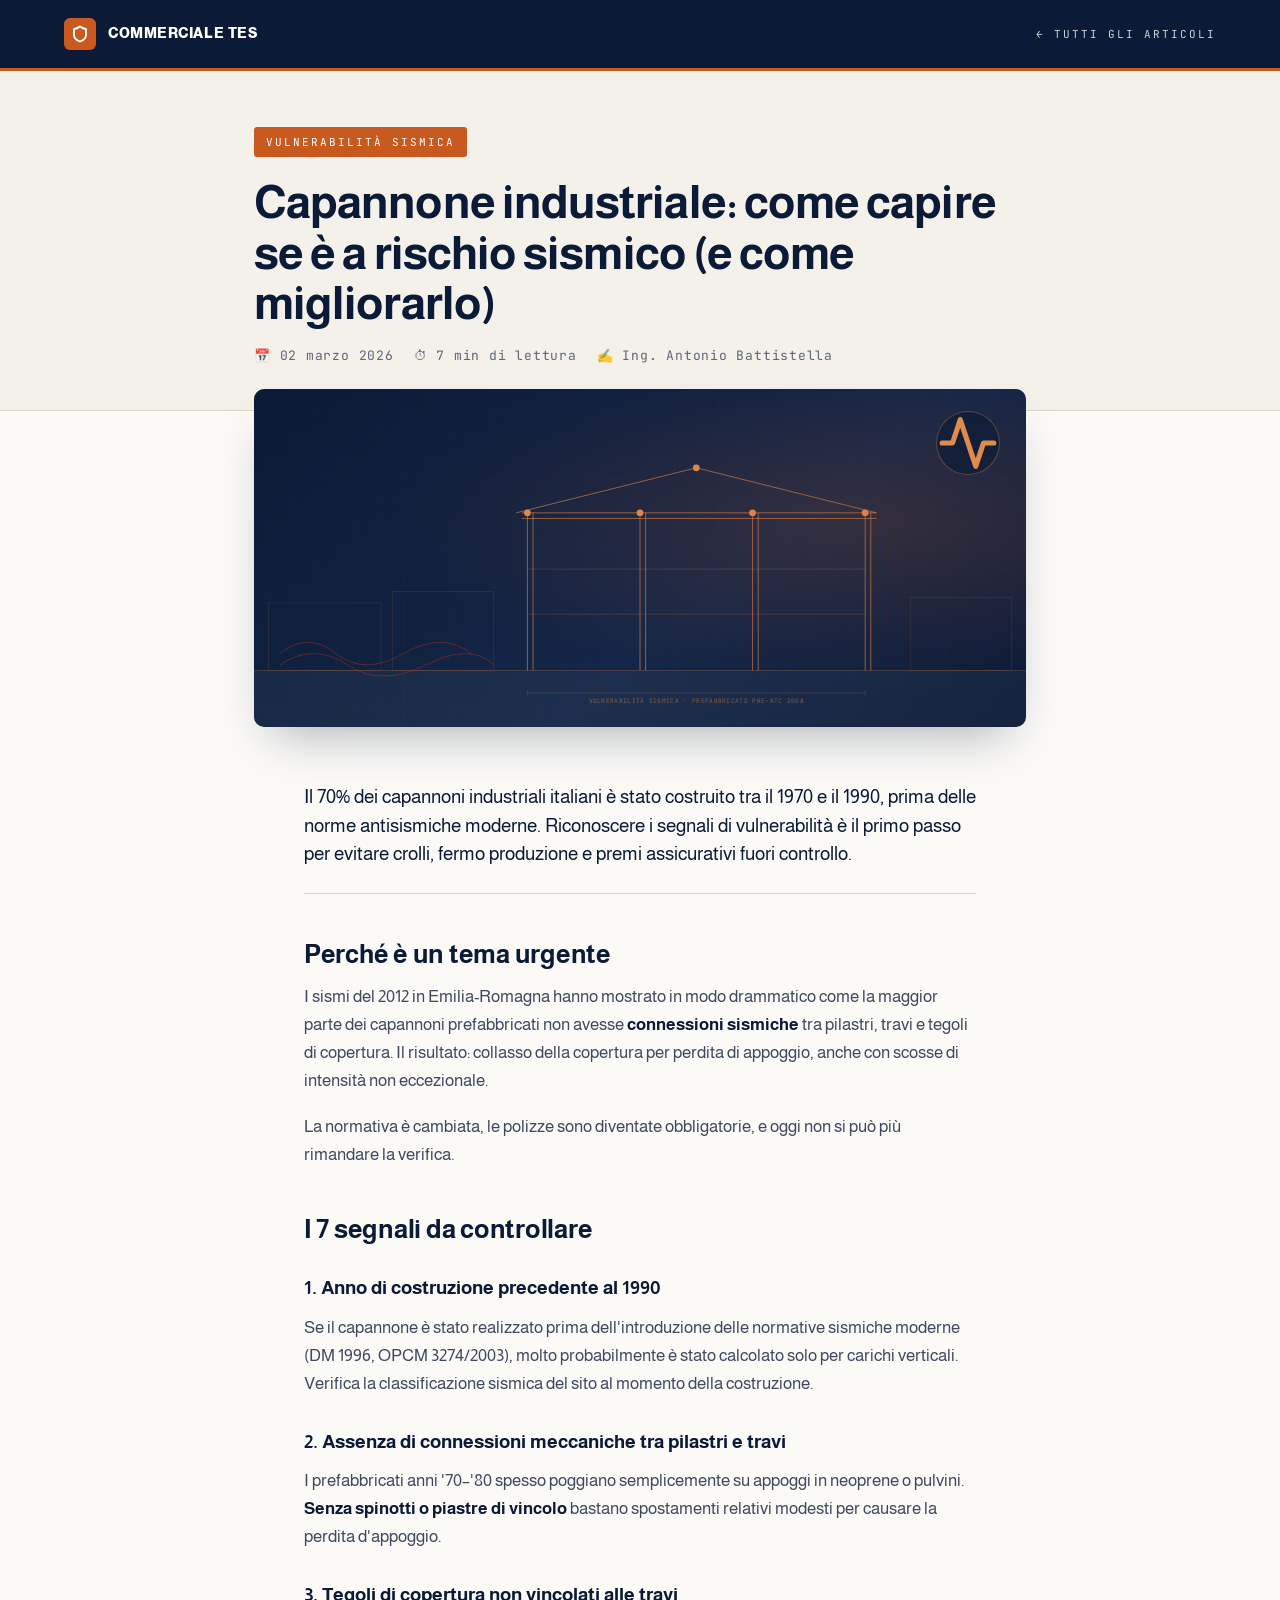
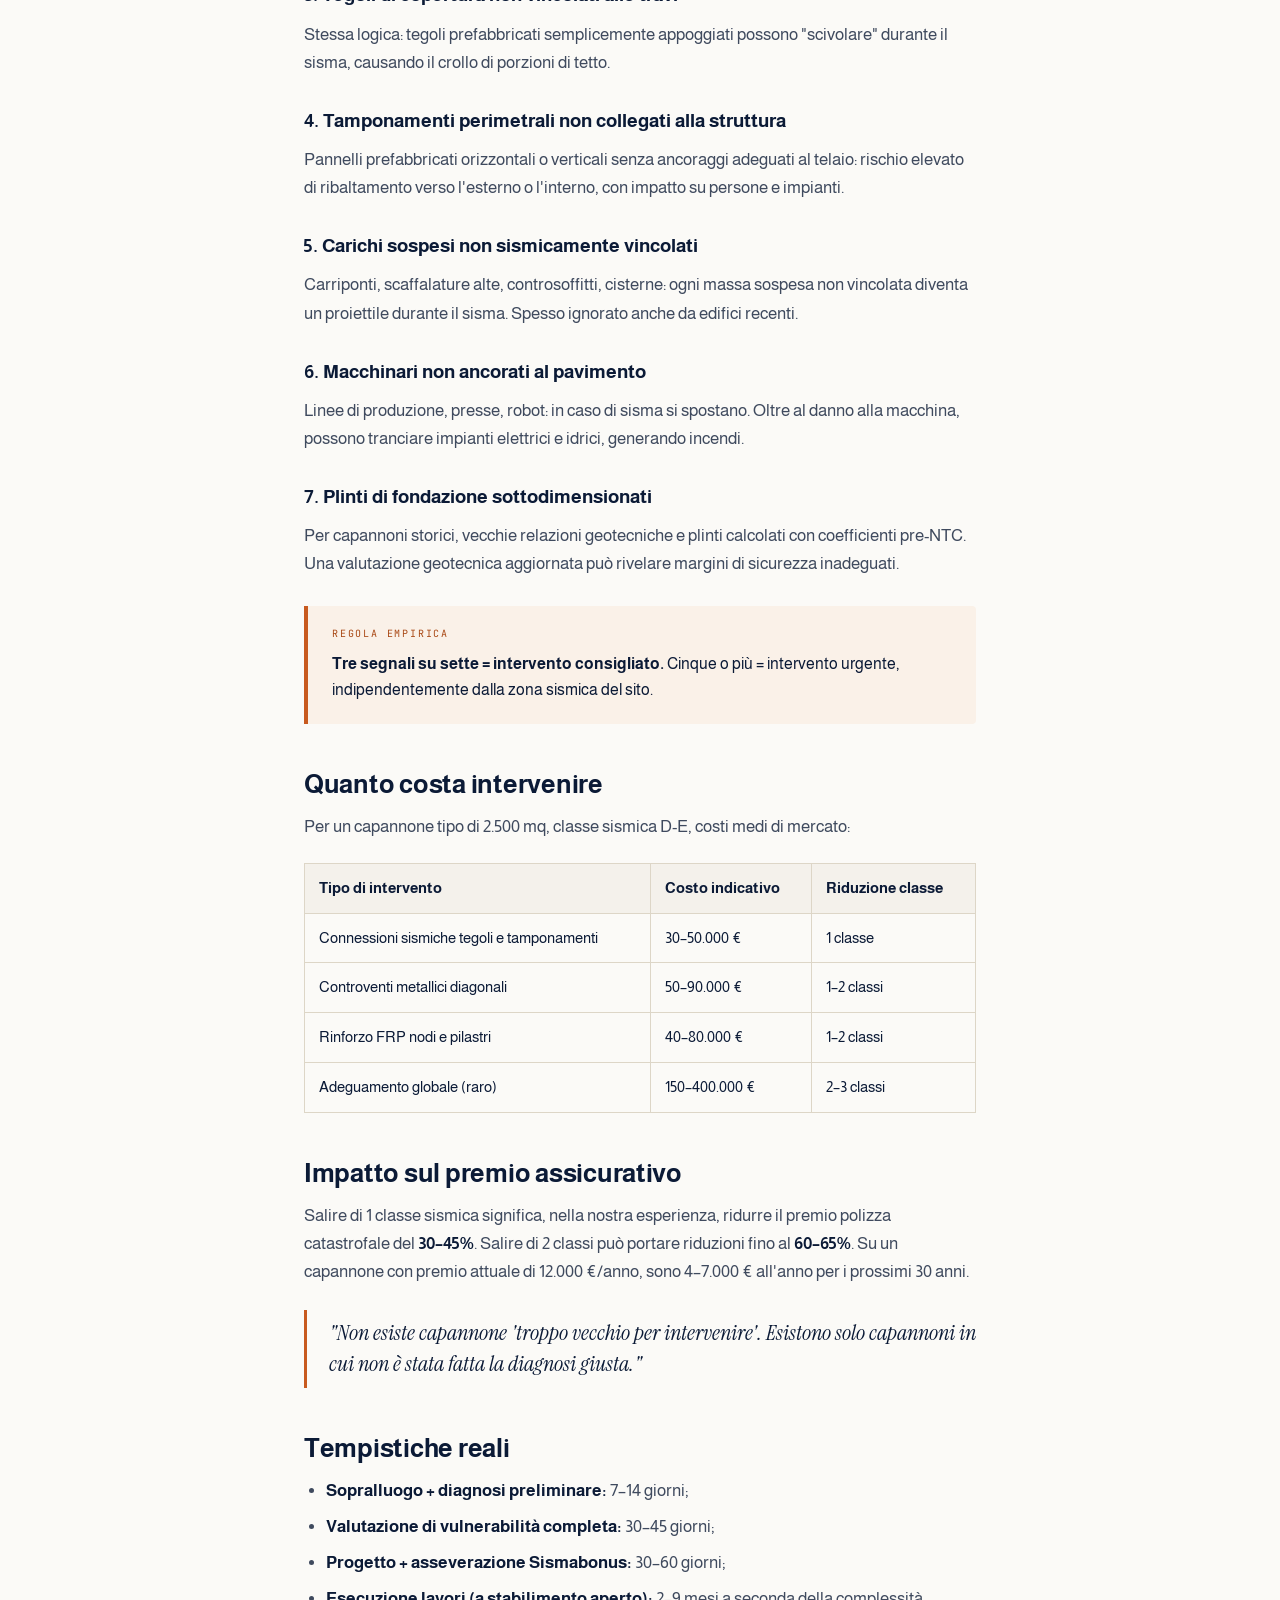
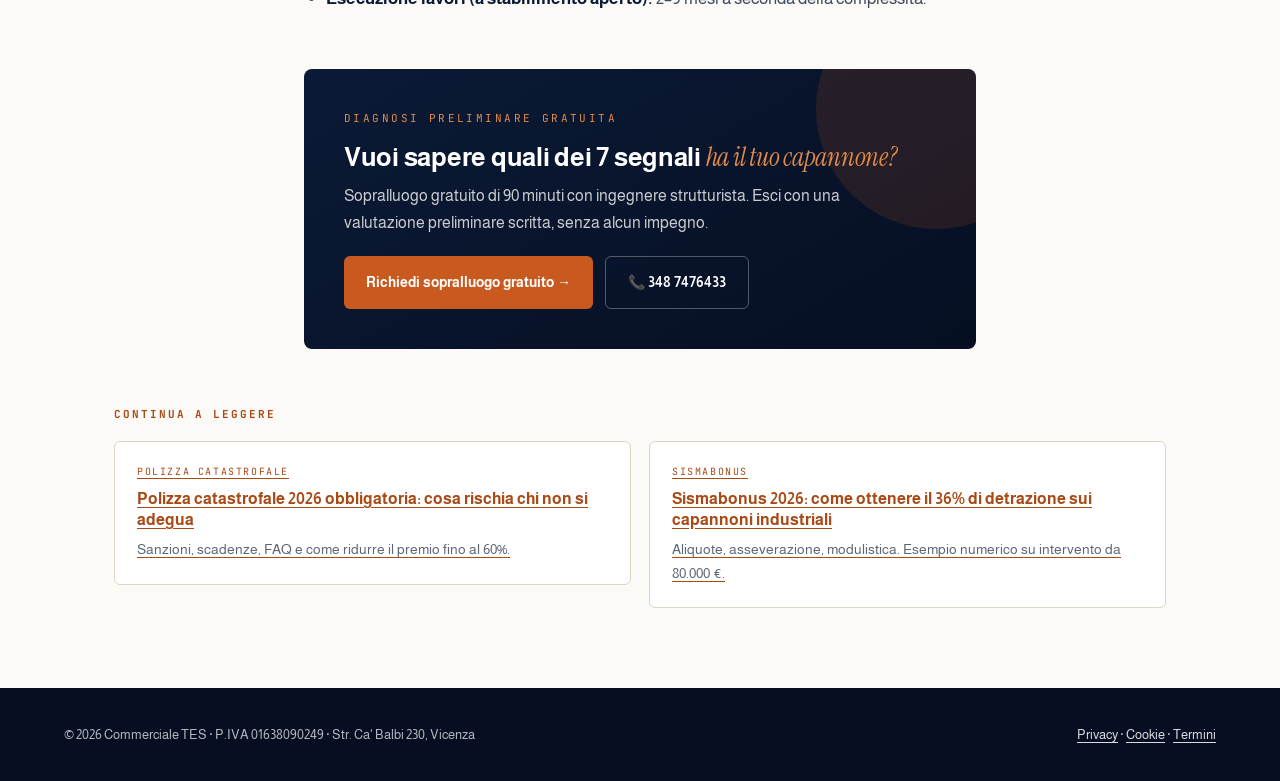
<file: blog/capannone-rischio-sismico.html>
<!DOCTYPE html>
<html lang="it">
<head>
<meta charset="UTF-8" />
<meta name="viewport" content="width=device-width, initial-scale=1" />
<title>Capannone industriale a rischio sismico: 7 segnali da controllare | Commerciale TES</title>
<meta name="description" content="I 7 segnali strutturali per capire se il tuo capannone industriale è vulnerabile al sisma. Costo medio di intervento e impatto sul premio polizza." />
<meta name="keywords" content="capannone rischio sismico, vulnerabilità sismica capannone, prefabbricato anni 70 80, miglioramento sismico industriale" />
<meta name="robots" content="index, follow" />
<link rel="canonical" href="https://www.commercialetes.it/blog/capannone-rischio-sismico.html" />
<meta property="og:type" content="article" />
<link rel="preconnect" href="https://fonts.googleapis.com">
<link href="https://fonts.googleapis.com/css2?family=Almarai:wght@300;400;700;800&family=Instrument+Serif:ital@0;1&family=JetBrains+Mono:wght@400;500&display=swap" rel="stylesheet">
<link rel="stylesheet" href="_blog.css">
</head>
<body>

<header class="bl-top">
  <div class="container">
    <a class="bl-brand" href="../Commerciale TES v4 - Pro.html">
      <span class="ic"><svg width="18" height="18" viewBox="0 0 24 24" fill="none" stroke="white" stroke-width="2.5" stroke-linecap="round" stroke-linejoin="round"><path d="M20 13c0 5-3.5 7.5-7.66 8.95a1 1 0 0 1-.67-.01C7.5 20.5 4 18 4 13V6a1 1 0 0 1 1-1c2 0 4.5-1.2 6.24-2.72a1.17 1.17 0 0 1 1.52 0C14.51 3.81 17 5 19 5a1 1 0 0 1 1 1z"/></svg></span>
      <span class="name">COMMERCIALE TES</span>
    </a>
    <a class="bl-back" href="../Commerciale TES v4 - Pro.html#blog">← Tutti gli articoli</a>
  </div>
</header>

<section class="bl-hero">
  <div class="container">
    <span class="cat">Vulnerabilità sismica</span>
    <h1>Capannone industriale: come capire se è a rischio sismico (e come migliorarlo)</h1>
    <div class="meta">
      <span>📅 02 marzo 2026</span>
      <span>⏱ 7 min di lettura</span>
      <span>✍ Ing. Antonio Battistella</span>
    </div>
  </div>
</section>

<section class="bl-hero-art">
  <div class="frame">
    <svg viewBox="0 0 1400 600" xmlns="http://www.w3.org/2000/svg" preserveAspectRatio="xMidYMid slice">
      <defs>
        <pattern id="grid-rs" width="40" height="40" patternUnits="userSpaceOnUse"><path d="M 40 0 L 0 0 0 40" fill="none" stroke="rgba(232,139,74,0.08)" stroke-width="0.5"/></pattern>
      </defs>
      <rect width="1400" height="600" fill="url(#grid-rs)"/>
      <rect x="0" y="500" width="1400" height="100" fill="rgba(255,255,255,0.04)"/>
      <line x1="0" y1="500" x2="1400" y2="500" stroke="rgba(232,139,74,0.4)" stroke-width="1"/>
      <g opacity="0.3" fill="none" stroke="rgba(232,139,74,0.6)" stroke-width="1"><rect x="40" y="380" width="200" height="120"/><rect x="260" y="360" width="180" height="140"/><rect x="1180" y="370" width="180" height="130"/></g>
      <g stroke="rgba(232,139,74,0.7)" fill="none" stroke-width="1.5"><line x1="500" y1="500" x2="500" y2="220"/><line x1="700" y1="500" x2="700" y2="220"/><line x1="900" y1="500" x2="900" y2="220"/><line x1="1100" y1="500" x2="1100" y2="220"/><line x1="510" y1="500" x2="510" y2="220"/><line x1="710" y1="500" x2="710" y2="220"/><line x1="910" y1="500" x2="910" y2="220"/><line x1="1110" y1="500" x2="1110" y2="220"/><line x1="490" y1="220" x2="1120" y2="220"/><line x1="490" y1="230" x2="1120" y2="230"/><polyline points="480,220 800,140 1120,220"/><line x1="500" y1="320" x2="1100" y2="320" opacity="0.3"/><line x1="500" y1="400" x2="1100" y2="400" opacity="0.3"/></g>
      <g fill="#E08B4A"><circle cx="500" cy="220" r="6"/><circle cx="700" cy="220" r="6"/><circle cx="900" cy="220" r="6"/><circle cx="1100" cy="220" r="6"/><circle cx="800" cy="140" r="6"/></g>
      <g stroke="#B33024" fill="none" stroke-width="1.5" opacity="0.55"><path d="M 60 470 Q 110 430, 160 470 T 280 470 T 400 470"/><path d="M 60 490 Q 120 450, 180 490 T 320 490 T 440 490"/></g>
      <g stroke="rgba(232,139,74,0.4)" fill="none" stroke-width="0.8"><line x1="500" y1="540" x2="1100" y2="540"/><line x1="500" y1="535" x2="500" y2="545"/><line x1="1100" y1="535" x2="1100" y2="545"/></g>
      <text x="800" y="558" font-family="JetBrains Mono, monospace" font-size="11" fill="rgba(232,139,74,0.5)" text-anchor="middle" letter-spacing="0.05em">VULNERABILITÀ SISMICA · PREFABBRICATO PRE-NTC 2008</text>
    </svg>
    <div class="topic"><svg width="30" height="30" viewBox="0 0 24 24" fill="none" stroke="currentColor" stroke-width="2" stroke-linecap="round" stroke-linejoin="round"><polyline points="22 12 18 12 15 21 9 3 6 12 2 12"/></svg></div>
  </div>
</section>

<main class="bl-body">
  <div class="container">
    <p class="lede">Il 70% dei capannoni industriali italiani è stato costruito tra il 1970 e il 1990, prima delle norme antisismiche moderne. Riconoscere i segnali di vulnerabilità è il primo passo per evitare crolli, fermo produzione e premi assicurativi fuori controllo.</p>

    <h2>Perché è un tema urgente</h2>
    <p>I sismi del 2012 in Emilia-Romagna hanno mostrato in modo drammatico come la maggior parte dei capannoni prefabbricati non avesse <strong>connessioni sismiche</strong> tra pilastri, travi e tegoli di copertura. Il risultato: collasso della copertura per perdita di appoggio, anche con scosse di intensità non eccezionale.</p>
    <p>La normativa è cambiata, le polizze sono diventate obbligatorie, e oggi non si può più rimandare la verifica.</p>

    <h2>I 7 segnali da controllare</h2>

    <h3>1. Anno di costruzione precedente al 1990</h3>
    <p>Se il capannone è stato realizzato prima dell'introduzione delle normative sismiche moderne (DM 1996, OPCM 3274/2003), molto probabilmente è stato calcolato solo per carichi verticali. Verifica la classificazione sismica del sito al momento della costruzione.</p>

    <h3>2. Assenza di connessioni meccaniche tra pilastri e travi</h3>
    <p>I prefabbricati anni '70–'80 spesso poggiano semplicemente su appoggi in neoprene o pulvini. <strong>Senza spinotti o piastre di vincolo</strong> bastano spostamenti relativi modesti per causare la perdita d'appoggio.</p>

    <h3>3. Tegoli di copertura non vincolati alle travi</h3>
    <p>Stessa logica: tegoli prefabbricati semplicemente appoggiati possono "scivolare" durante il sisma, causando il crollo di porzioni di tetto.</p>

    <h3>4. Tamponamenti perimetrali non collegati alla struttura</h3>
    <p>Pannelli prefabbricati orizzontali o verticali senza ancoraggi adeguati al telaio: rischio elevato di ribaltamento verso l'esterno o l'interno, con impatto su persone e impianti.</p>

    <h3>5. Carichi sospesi non sismicamente vincolati</h3>
    <p>Carriponti, scaffalature alte, controsoffitti, cisterne: ogni massa sospesa non vincolata diventa un proiettile durante il sisma. Spesso ignorato anche da edifici recenti.</p>

    <h3>6. Macchinari non ancorati al pavimento</h3>
    <p>Linee di produzione, presse, robot: in caso di sisma si spostano. Oltre al danno alla macchina, possono tranciare impianti elettrici e idrici, generando incendi.</p>

    <h3>7. Plinti di fondazione sottodimensionati</h3>
    <p>Per capannoni storici, vecchie relazioni geotecniche e plinti calcolati con coefficienti pre-NTC. Una valutazione geotecnica aggiornata può rivelare margini di sicurezza inadeguati.</p>

    <div class="bl-callout">
      <div class="lbl">REGOLA EMPIRICA</div>
      <p><strong>Tre segnali su sette = intervento consigliato.</strong> Cinque o più = intervento urgente, indipendentemente dalla zona sismica del sito.</p>
    </div>

    <h2>Quanto costa intervenire</h2>
    <p>Per un capannone tipo di 2.500 mq, classe sismica D-E, costi medi di mercato:</p>
    <table>
      <thead><tr><th>Tipo di intervento</th><th>Costo indicativo</th><th>Riduzione classe</th></tr></thead>
      <tbody>
        <tr><td>Connessioni sismiche tegoli e tamponamenti</td><td>30–50.000 €</td><td>1 classe</td></tr>
        <tr><td>Controventi metallici diagonali</td><td>50–90.000 €</td><td>1–2 classi</td></tr>
        <tr><td>Rinforzo FRP nodi e pilastri</td><td>40–80.000 €</td><td>1–2 classi</td></tr>
        <tr><td>Adeguamento globale (raro)</td><td>150–400.000 €</td><td>2–3 classi</td></tr>
      </tbody>
    </table>

    <h2>Impatto sul premio assicurativo</h2>
    <p>Salire di 1 classe sismica significa, nella nostra esperienza, ridurre il premio polizza catastrofale del <strong>30–45%</strong>. Salire di 2 classi può portare riduzioni fino al <strong>60–65%</strong>. Su un capannone con premio attuale di 12.000 €/anno, sono 4–7.000 € all'anno per i prossimi 30 anni.</p>

    <blockquote>"Non esiste capannone 'troppo vecchio per intervenire'. Esistono solo capannoni in cui non è stata fatta la diagnosi giusta."</blockquote>

    <h2>Tempistiche reali</h2>
    <ul>
      <li><strong>Sopralluogo + diagnosi preliminare:</strong> 7–14 giorni;</li>
      <li><strong>Valutazione di vulnerabilità completa:</strong> 30–45 giorni;</li>
      <li><strong>Progetto + asseverazione Sismabonus:</strong> 30–60 giorni;</li>
      <li><strong>Esecuzione lavori (a stabilimento aperto):</strong> 2–9 mesi a seconda della complessità.</li>
    </ul>

    <div class="bl-cta">
      <div class="eyebrow">Diagnosi preliminare gratuita</div>
      <h3>Vuoi sapere quali dei 7 segnali <span class="acc">ha il tuo capannone?</span></h3>
      <p>Sopralluogo gratuito di 90 minuti con ingegnere strutturista. Esci con una valutazione preliminare scritta, senza alcun impegno.</p>
      <div class="ctas">
        <a class="btn btn-orange" href="../Commerciale TES v4 - Pro.html#contatti">Richiedi sopralluogo gratuito →</a>
        <a class="btn btn-ghost" href="tel:+393487476433">📞 348 7476433</a>
      </div>
    </div>
  </div>
</main>

<section class="bl-related">
  <div class="container">
    <h4>Continua a leggere</h4>
    <div class="grid">
      <a href="polizza-catastrofale-2026.html"><div class="card"><div class="cat">Polizza Catastrofale</div><h5>Polizza catastrofale 2026 obbligatoria: cosa rischia chi non si adegua</h5><p>Sanzioni, scadenze, FAQ e come ridurre il premio fino al 60%.</p></div></a>
      <a href="sismabonus-2026-capannoni.html"><div class="card"><div class="cat">Sismabonus</div><h5>Sismabonus 2026: come ottenere il 36% di detrazione sui capannoni industriali</h5><p>Aliquote, asseverazione, modulistica. Esempio numerico su intervento da 80.000 €.</p></div></a>
    </div>
  </div>
</section>

<footer class="bl-foot">
  <div class="container">
    <div>© <span id="y"></span> Commerciale TES · P.IVA 01638090249 · Str. Ca' Balbi 230, Vicenza</div>
    <div><a href="../legal/privacy.html">Privacy</a> · <a href="../legal/cookie.html">Cookie</a> · <a href="../legal/termini.html">Termini</a></div>
  </div>
</footer>
<script>document.getElementById("y").textContent = new Date().getFullYear();</script>
</body>
</html>
</file>
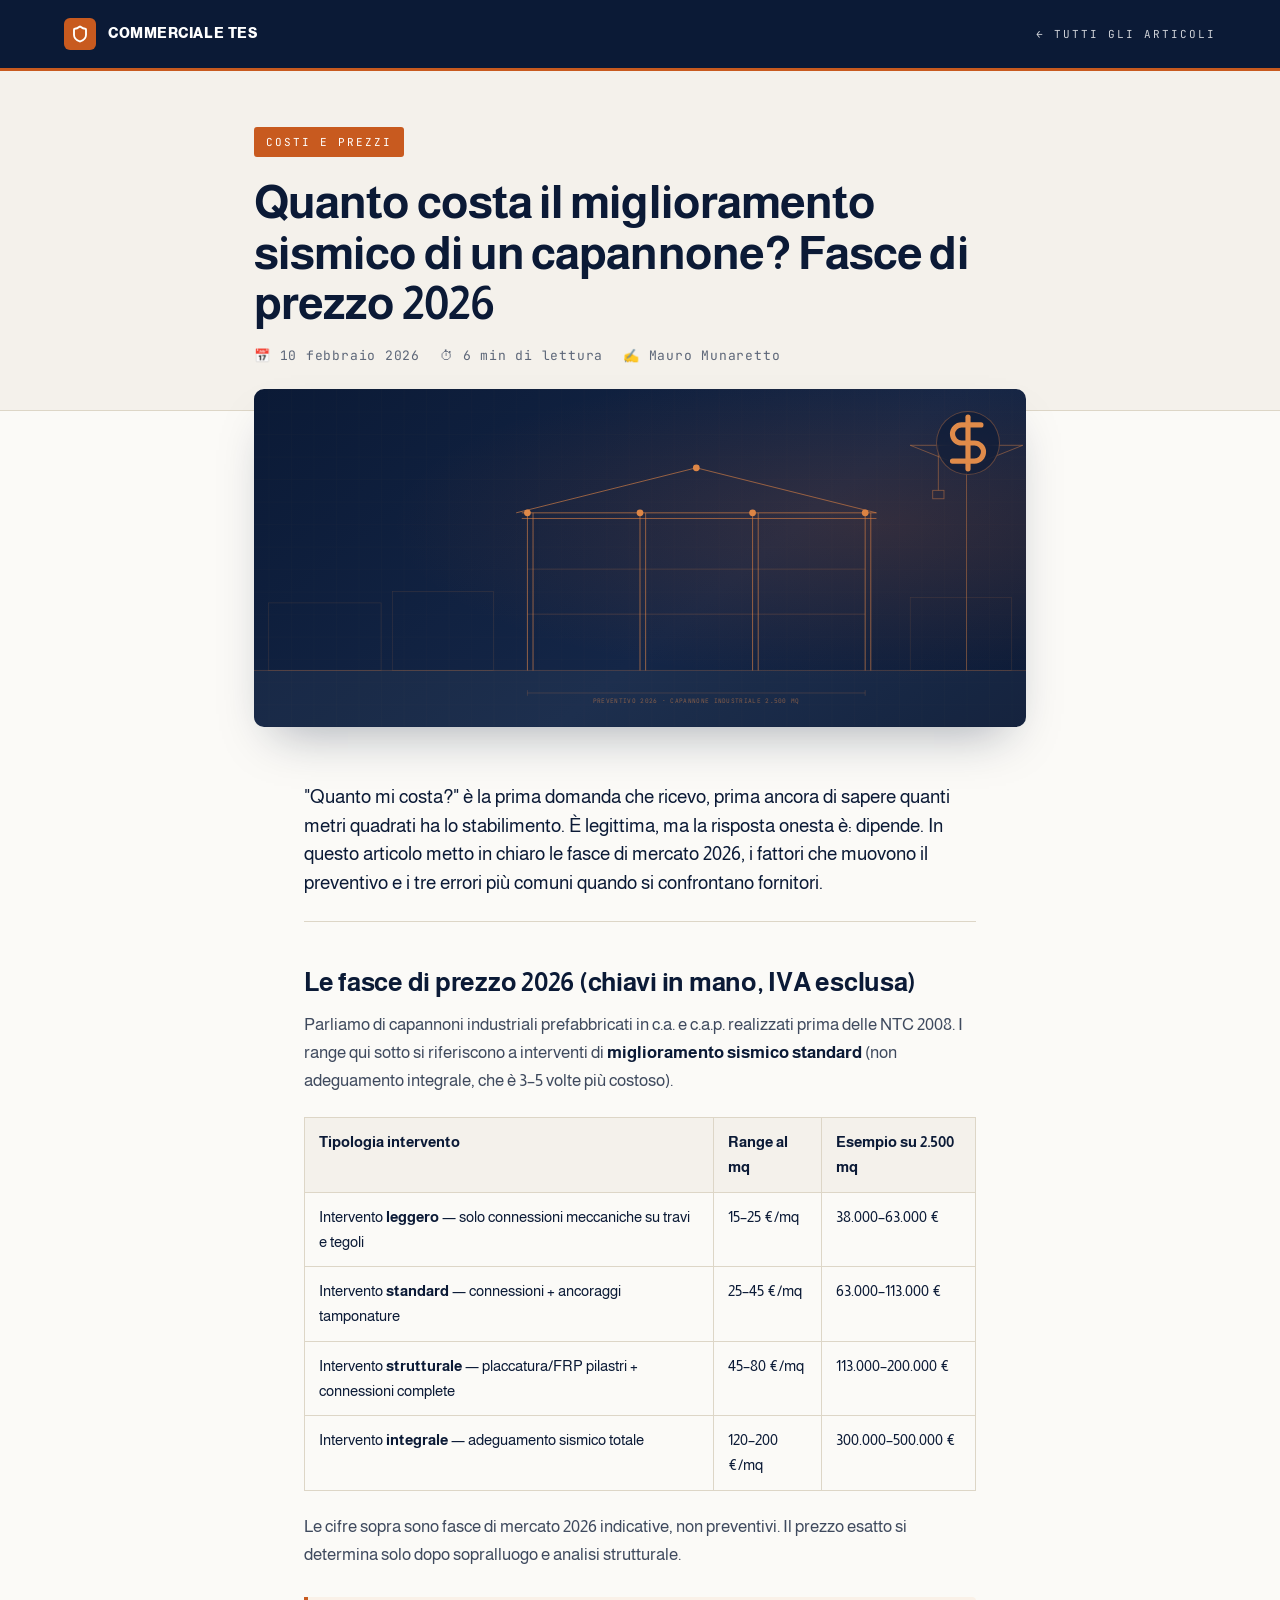
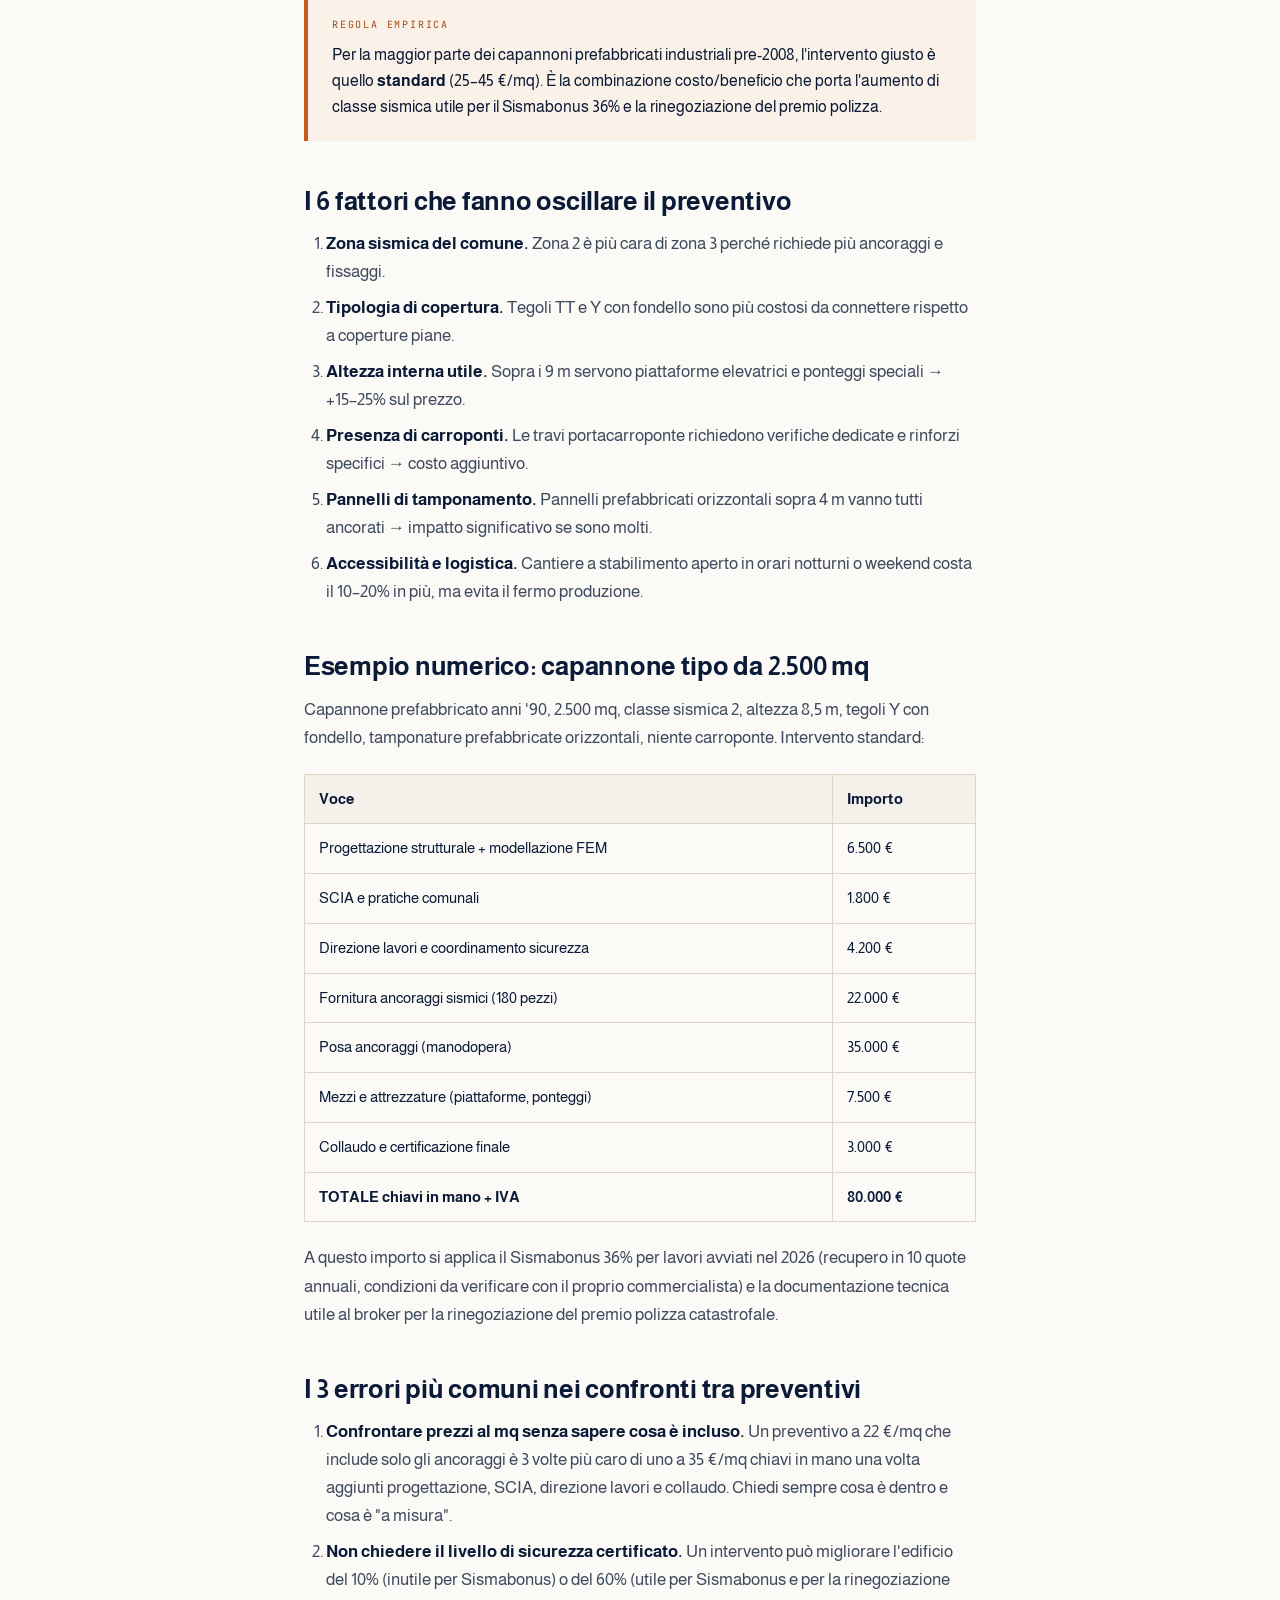
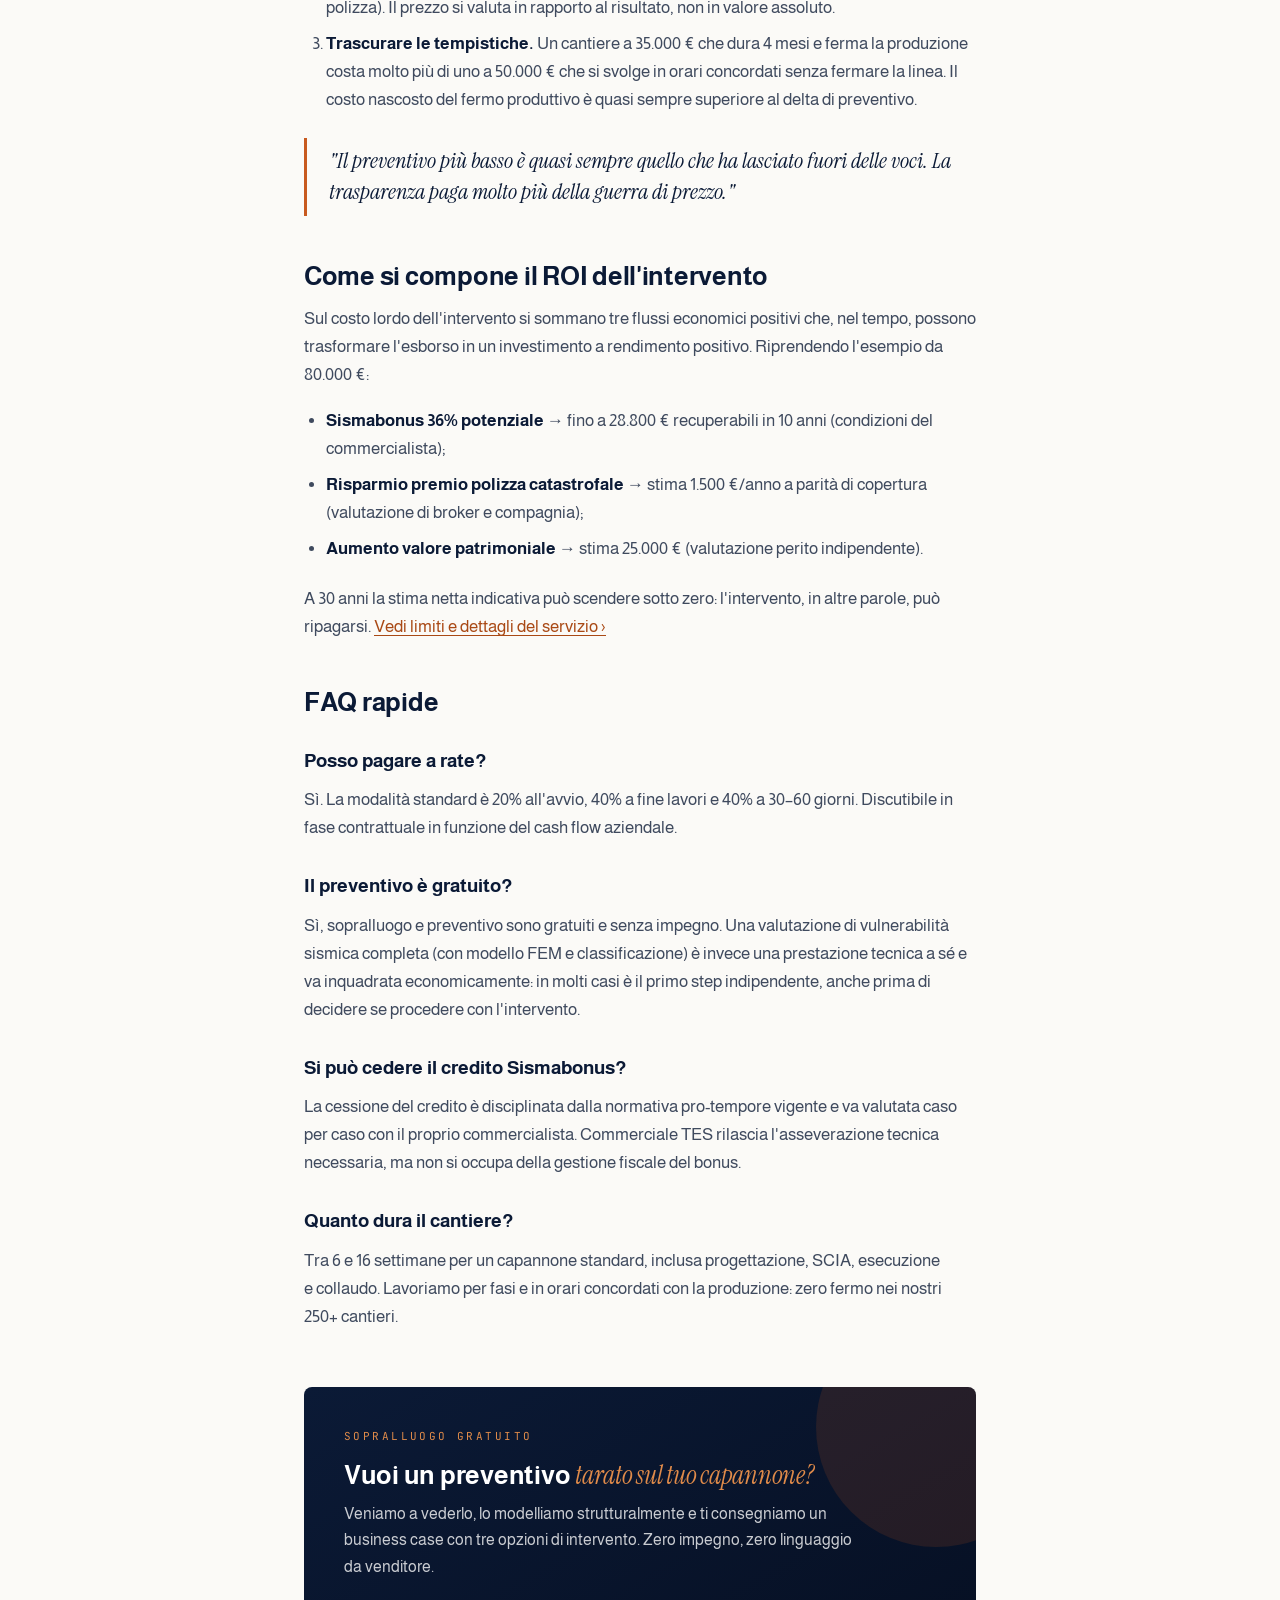
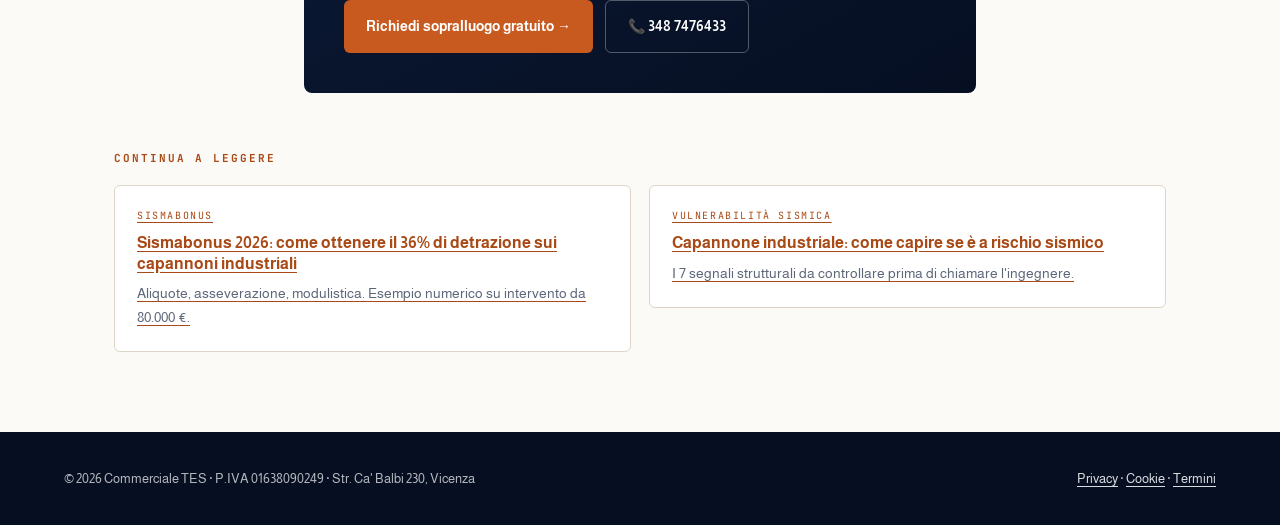
<file: blog/costi-miglioramento-sismico-capannone.html>
<!DOCTYPE html>
<html lang="it">
<head>
<meta charset="UTF-8" />
<meta name="viewport" content="width=device-width, initial-scale=1" />
<title>Quanto costa il miglioramento sismico di un capannone? Prezzi 2026 | Commerciale TES</title>
<meta name="description" content="Range di prezzo realistici al mq per il miglioramento sismico di un capannone industriale prefabbricato. Fattori che fanno oscillare il preventivo, errori da evitare nei confronti, esempio numerico." />
<meta name="keywords" content="costi miglioramento sismico capannone, prezzo intervento sismico industriale, costo al mq miglioramento sismico, preventivo capannone sismico, prezzi miglioramento sismico 2026" />
<meta name="robots" content="index, follow" />
<link rel="canonical" href="https://www.commercialetes.it/blog/costi-miglioramento-sismico-capannone.html" />
<meta property="og:type" content="article" />
<meta property="og:title" content="Quanto costa il miglioramento sismico di un capannone industriale" />
<meta property="og:description" content="Range di prezzo realistici al mq, fattori che incidono sul preventivo, errori da evitare. Esempio numerico su capannone da 2.500 mq." />
<link rel="preconnect" href="https://fonts.googleapis.com">
<link href="https://fonts.googleapis.com/css2?family=Almarai:wght@300;400;700;800&family=Instrument+Serif:ital@0;1&family=JetBrains+Mono:wght@400;500&display=swap" rel="stylesheet">
<link rel="stylesheet" href="_blog.css">
</head>
<body>

<header class="bl-top">
  <div class="container">
    <a class="bl-brand" href="../Commerciale TES v4 - Pro.html">
      <span class="ic"><svg width="18" height="18" viewBox="0 0 24 24" fill="none" stroke="white" stroke-width="2.5" stroke-linecap="round" stroke-linejoin="round"><path d="M20 13c0 5-3.5 7.5-7.66 8.95a1 1 0 0 1-.67-.01C7.5 20.5 4 18 4 13V6a1 1 0 0 1 1-1c2 0 4.5-1.2 6.24-2.72a1.17 1.17 0 0 1 1.52 0C14.51 3.81 17 5 19 5a1 1 0 0 1 1 1z"/></svg></span>
      <span class="name">COMMERCIALE TES</span>
    </a>
    <a class="bl-back" href="../Commerciale TES v4 - Pro.html#blog">← Tutti gli articoli</a>
  </div>
</header>

<section class="bl-hero">
  <div class="container">
    <span class="cat">Costi e prezzi</span>
    <h1>Quanto costa il miglioramento sismico di un capannone? Fasce di prezzo 2026</h1>
    <div class="meta">
      <span>📅 10 febbraio 2026</span>
      <span>⏱ 6 min di lettura</span>
      <span>✍ Mauro Munaretto</span>
    </div>
  </div>
</section>

<section class="bl-hero-art">
  <div class="frame">
    <svg viewBox="0 0 1400 600" xmlns="http://www.w3.org/2000/svg" preserveAspectRatio="xMidYMid slice">
      <defs>
        <pattern id="grid-co" width="40" height="40" patternUnits="userSpaceOnUse"><path d="M 40 0 L 0 0 0 40" fill="none" stroke="rgba(232,139,74,0.08)" stroke-width="0.5"/></pattern>
      </defs>
      <rect width="1400" height="600" fill="url(#grid-co)"/>
      <rect x="0" y="500" width="1400" height="100" fill="rgba(255,255,255,0.04)"/>
      <line x1="0" y1="500" x2="1400" y2="500" stroke="rgba(232,139,74,0.4)" stroke-width="1"/>
      <g opacity="0.3" fill="none" stroke="rgba(232,139,74,0.6)" stroke-width="1"><rect x="40" y="380" width="200" height="120"/><rect x="260" y="360" width="180" height="140"/><rect x="1180" y="370" width="180" height="130"/></g>
      <g stroke="rgba(232,139,74,0.7)" fill="none" stroke-width="1.5"><line x1="500" y1="500" x2="500" y2="220"/><line x1="700" y1="500" x2="700" y2="220"/><line x1="900" y1="500" x2="900" y2="220"/><line x1="1100" y1="500" x2="1100" y2="220"/><line x1="510" y1="500" x2="510" y2="220"/><line x1="710" y1="500" x2="710" y2="220"/><line x1="910" y1="500" x2="910" y2="220"/><line x1="1110" y1="500" x2="1110" y2="220"/><line x1="490" y1="220" x2="1120" y2="220"/><line x1="490" y1="230" x2="1120" y2="230"/><polyline points="480,220 800,140 1120,220"/><line x1="500" y1="320" x2="1100" y2="320" opacity="0.3"/><line x1="500" y1="400" x2="1100" y2="400" opacity="0.3"/></g>
      <g fill="#E08B4A"><circle cx="500" cy="220" r="6"/><circle cx="700" cy="220" r="6"/><circle cx="900" cy="220" r="6"/><circle cx="1100" cy="220" r="6"/><circle cx="800" cy="140" r="6"/></g>
      <g stroke="rgba(232,139,74,0.5)" fill="none" stroke-width="1.5"><line x1="1280" y1="500" x2="1280" y2="100"/><line x1="1280" y1="100" x2="1380" y2="100"/><line x1="1280" y1="100" x2="1180" y2="100"/><line x1="1180" y1="100" x2="1280" y2="140"/><line x1="1380" y1="100" x2="1280" y2="140"/><line x1="1230" y1="100" x2="1230" y2="180"/><rect x="1220" y="180" width="20" height="15"/></g>
      <g stroke="rgba(232,139,74,0.4)" fill="none" stroke-width="0.8"><line x1="500" y1="540" x2="1100" y2="540"/><line x1="500" y1="535" x2="500" y2="545"/><line x1="1100" y1="535" x2="1100" y2="545"/></g>
      <text x="800" y="558" font-family="JetBrains Mono, monospace" font-size="11" fill="rgba(232,139,74,0.5)" text-anchor="middle" letter-spacing="0.05em">PREVENTIVO 2026 · CAPANNONE INDUSTRIALE 2.500 MQ</text>
    </svg>
    <div class="topic"><svg width="30" height="30" viewBox="0 0 24 24" fill="none" stroke="currentColor" stroke-width="2" stroke-linecap="round" stroke-linejoin="round"><line x1="12" x2="12" y1="2" y2="22"/><path d="M17 5H9.5a3.5 3.5 0 0 0 0 7h5a3.5 3.5 0 0 1 0 7H6"/></svg></div>
  </div>
</section>

<main class="bl-body">
  <div class="container">
    <p class="lede">"Quanto mi costa?" è la prima domanda che ricevo, prima ancora di sapere quanti metri quadrati ha lo stabilimento. È legittima, ma la risposta onesta è: dipende. In questo articolo metto in chiaro le fasce di mercato 2026, i fattori che muovono il preventivo e i tre errori più comuni quando si confrontano fornitori.</p>

    <h2>Le fasce di prezzo 2026 (chiavi in mano, IVA esclusa)</h2>
    <p>Parliamo di capannoni industriali prefabbricati in c.a. e c.a.p. realizzati prima delle NTC 2008. I range qui sotto si riferiscono a interventi di <strong>miglioramento sismico standard</strong> (non adeguamento integrale, che è 3–5 volte più costoso).</p>
    <table>
      <thead><tr><th>Tipologia intervento</th><th>Range al mq</th><th>Esempio su 2.500 mq</th></tr></thead>
      <tbody>
        <tr><td>Intervento <strong>leggero</strong> — solo connessioni meccaniche su travi e tegoli</td><td>15–25 €/mq</td><td>38.000–63.000 €</td></tr>
        <tr><td>Intervento <strong>standard</strong> — connessioni + ancoraggi tamponature</td><td>25–45 €/mq</td><td>63.000–113.000 €</td></tr>
        <tr><td>Intervento <strong>strutturale</strong> — placcatura/FRP pilastri + connessioni complete</td><td>45–80 €/mq</td><td>113.000–200.000 €</td></tr>
        <tr><td>Intervento <strong>integrale</strong> — adeguamento sismico totale</td><td>120–200 €/mq</td><td>300.000–500.000 €</td></tr>
      </tbody>
    </table>
    <p>Le cifre sopra sono fasce di mercato 2026 indicative, non preventivi. Il prezzo esatto si determina solo dopo sopralluogo e analisi strutturale.</p>

    <div class="bl-callout">
      <div class="lbl">REGOLA EMPIRICA</div>
      <p>Per la maggior parte dei capannoni prefabbricati industriali pre-2008, l'intervento giusto è quello <strong>standard</strong> (25–45 €/mq). È la combinazione costo/beneficio che porta l'aumento di classe sismica utile per il Sismabonus 36% e la rinegoziazione del premio polizza.</p>
    </div>

    <h2>I 6 fattori che fanno oscillare il preventivo</h2>
    <ol>
      <li><strong>Zona sismica del comune.</strong> Zona 2 è più cara di zona 3 perché richiede più ancoraggi e fissaggi.</li>
      <li><strong>Tipologia di copertura.</strong> Tegoli TT e Y con fondello sono più costosi da connettere rispetto a coperture piane.</li>
      <li><strong>Altezza interna utile.</strong> Sopra i 9 m servono piattaforme elevatrici e ponteggi speciali → +15–25% sul prezzo.</li>
      <li><strong>Presenza di carroponti.</strong> Le travi portacarroponte richiedono verifiche dedicate e rinforzi specifici → costo aggiuntivo.</li>
      <li><strong>Pannelli di tamponamento.</strong> Pannelli prefabbricati orizzontali sopra 4 m vanno tutti ancorati → impatto significativo se sono molti.</li>
      <li><strong>Accessibilità e logistica.</strong> Cantiere a stabilimento aperto in orari notturni o weekend costa il 10–20% in più, ma evita il fermo produzione.</li>
    </ol>

    <h2>Esempio numerico: capannone tipo da 2.500 mq</h2>
    <p>Capannone prefabbricato anni '90, 2.500 mq, classe sismica 2, altezza 8,5 m, tegoli Y con fondello, tamponature prefabbricate orizzontali, niente carroponte. Intervento standard:</p>
    <table>
      <thead><tr><th>Voce</th><th>Importo</th></tr></thead>
      <tbody>
        <tr><td>Progettazione strutturale + modellazione FEM</td><td>6.500 €</td></tr>
        <tr><td>SCIA e pratiche comunali</td><td>1.800 €</td></tr>
        <tr><td>Direzione lavori e coordinamento sicurezza</td><td>4.200 €</td></tr>
        <tr><td>Fornitura ancoraggi sismici (180 pezzi)</td><td>22.000 €</td></tr>
        <tr><td>Posa ancoraggi (manodopera)</td><td>35.000 €</td></tr>
        <tr><td>Mezzi e attrezzature (piattaforme, ponteggi)</td><td>7.500 €</td></tr>
        <tr><td>Collaudo e certificazione finale</td><td>3.000 €</td></tr>
        <tr><td><strong>TOTALE chiavi in mano + IVA</strong></td><td><strong>80.000 €</strong></td></tr>
      </tbody>
    </table>
    <p>A questo importo si applica il Sismabonus 36% per lavori avviati nel 2026 (recupero in 10 quote annuali, condizioni da verificare con il proprio commercialista) e la documentazione tecnica utile al broker per la rinegoziazione del premio polizza catastrofale.</p>

    <h2>I 3 errori più comuni nei confronti tra preventivi</h2>
    <ol>
      <li><strong>Confrontare prezzi al mq senza sapere cosa è incluso.</strong> Un preventivo a 22 €/mq che include solo gli ancoraggi è 3 volte più caro di uno a 35 €/mq chiavi in mano una volta aggiunti progettazione, SCIA, direzione lavori e collaudo. Chiedi sempre cosa è dentro e cosa è "a misura".</li>
      <li><strong>Non chiedere il livello di sicurezza certificato.</strong> Un intervento può migliorare l'edificio del 10% (inutile per Sismabonus) o del 60% (utile per Sismabonus e per la rinegoziazione polizza). Il prezzo si valuta in rapporto al risultato, non in valore assoluto.</li>
      <li><strong>Trascurare le tempistiche.</strong> Un cantiere a 35.000 € che dura 4 mesi e ferma la produzione costa molto più di uno a 50.000 € che si svolge in orari concordati senza fermare la linea. Il costo nascosto del fermo produttivo è quasi sempre superiore al delta di preventivo.</li>
    </ol>

    <blockquote>"Il preventivo più basso è quasi sempre quello che ha lasciato fuori delle voci. La trasparenza paga molto più della guerra di prezzo."</blockquote>

    <h2>Come si compone il ROI dell'intervento</h2>
    <p>Sul costo lordo dell'intervento si sommano tre flussi economici positivi che, nel tempo, possono trasformare l'esborso in un investimento a rendimento positivo. Riprendendo l'esempio da 80.000 €:</p>
    <ul>
      <li><strong>Sismabonus 36% potenziale</strong> → fino a 28.800 € recuperabili in 10 anni (condizioni del commercialista);</li>
      <li><strong>Risparmio premio polizza catastrofale</strong> → stima 1.500 €/anno a parità di copertura (valutazione di broker e compagnia);</li>
      <li><strong>Aumento valore patrimoniale</strong> → stima 25.000 € (valutazione perito indipendente).</li>
    </ul>
    <p>A 30 anni la stima netta indicativa può scendere sotto zero: l'intervento, in altre parole, può ripagarsi. <a href="../legal/termini.html#stime">Vedi limiti e dettagli del servizio &rsaquo;</a></p>

    <h2>FAQ rapide</h2>

    <h3>Posso pagare a rate?</h3>
    <p>Sì. La modalità standard è 20% all'avvio, 40% a fine lavori e 40% a 30–60 giorni. Discutibile in fase contrattuale in funzione del cash flow aziendale.</p>

    <h3>Il preventivo è gratuito?</h3>
    <p>Sì, sopralluogo e preventivo sono gratuiti e senza impegno. Una valutazione di vulnerabilità sismica completa (con modello FEM e classificazione) è invece una prestazione tecnica a sé e va inquadrata economicamente: in molti casi è il primo step indipendente, anche prima di decidere se procedere con l'intervento.</p>

    <h3>Si può cedere il credito Sismabonus?</h3>
    <p>La cessione del credito è disciplinata dalla normativa pro-tempore vigente e va valutata caso per caso con il proprio commercialista. Commerciale TES rilascia l'asseverazione tecnica necessaria, ma non si occupa della gestione fiscale del bonus.</p>

    <h3>Quanto dura il cantiere?</h3>
    <p>Tra 6 e 16 settimane per un capannone standard, inclusa progettazione, SCIA, esecuzione e collaudo. Lavoriamo per fasi e in orari concordati con la produzione: zero fermo nei nostri 250+ cantieri.</p>

    <div class="bl-cta">
      <div class="eyebrow">Sopralluogo gratuito</div>
      <h3>Vuoi un preventivo <span class="acc">tarato sul tuo capannone?</span></h3>
      <p>Veniamo a vederlo, lo modelliamo strutturalmente e ti consegniamo un business case con tre opzioni di intervento. Zero impegno, zero linguaggio da venditore.</p>
      <div class="ctas">
        <a class="btn btn-orange" href="../Commerciale TES v4 - Pro.html#contatti">Richiedi sopralluogo gratuito →</a>
        <a class="btn btn-ghost" href="tel:+393487476433">📞 348 7476433</a>
      </div>
    </div>
  </div>
</main>

<section class="bl-related">
  <div class="container">
    <h4>Continua a leggere</h4>
    <div class="grid">
      <a href="sismabonus-2026-capannoni.html"><div class="card"><div class="cat">Sismabonus</div><h5>Sismabonus 2026: come ottenere il 36% di detrazione sui capannoni industriali</h5><p>Aliquote, asseverazione, modulistica. Esempio numerico su intervento da 80.000 €.</p></div></a>
      <a href="capannone-rischio-sismico.html"><div class="card"><div class="cat">Vulnerabilità sismica</div><h5>Capannone industriale: come capire se è a rischio sismico</h5><p>I 7 segnali strutturali da controllare prima di chiamare l'ingegnere.</p></div></a>
    </div>
  </div>
</section>

<footer class="bl-foot">
  <div class="container">
    <div>© <span id="y"></span> Commerciale TES · P.IVA 01638090249 · Str. Ca' Balbi 230, Vicenza</div>
    <div><a href="../legal/privacy.html">Privacy</a> · <a href="../legal/cookie.html">Cookie</a> · <a href="../legal/termini.html">Termini</a></div>
  </div>
</footer>
<script>document.getElementById("y").textContent = new Date().getFullYear();</script>
</body>
</html>
</file>
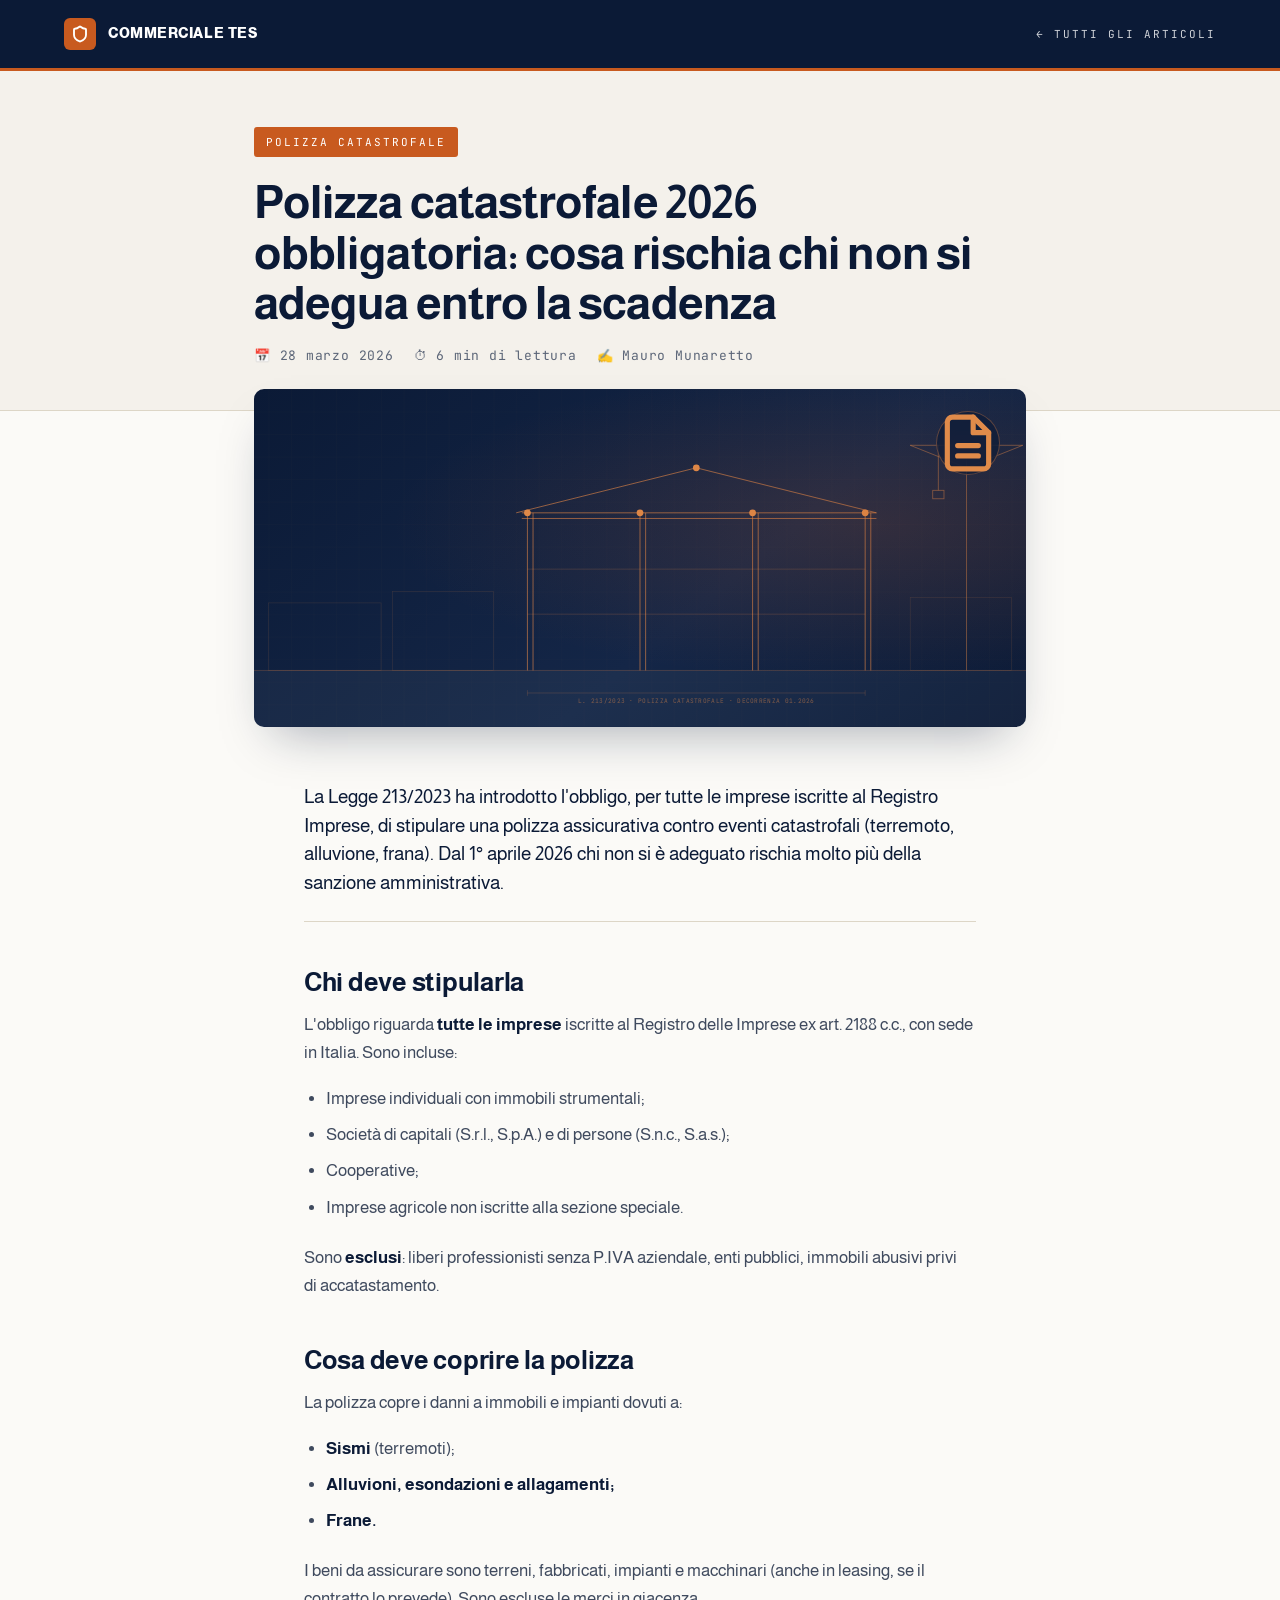
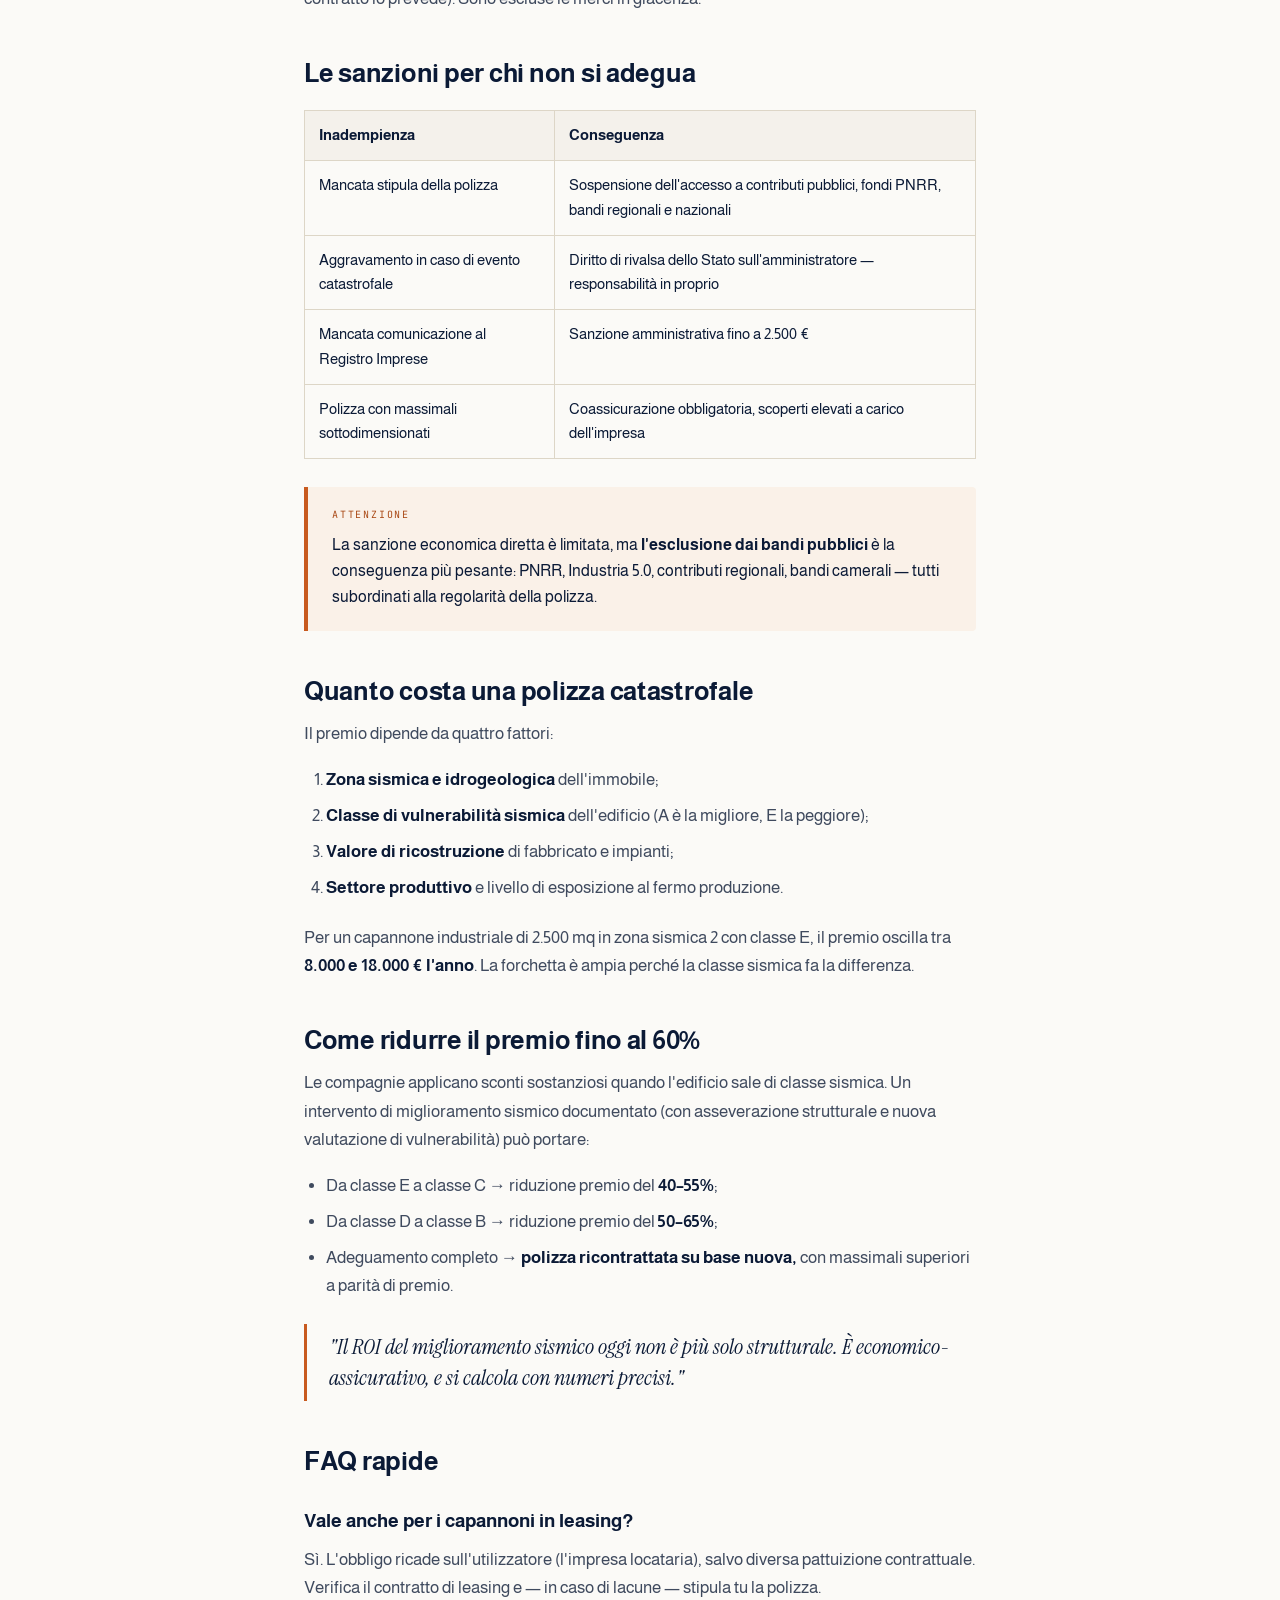
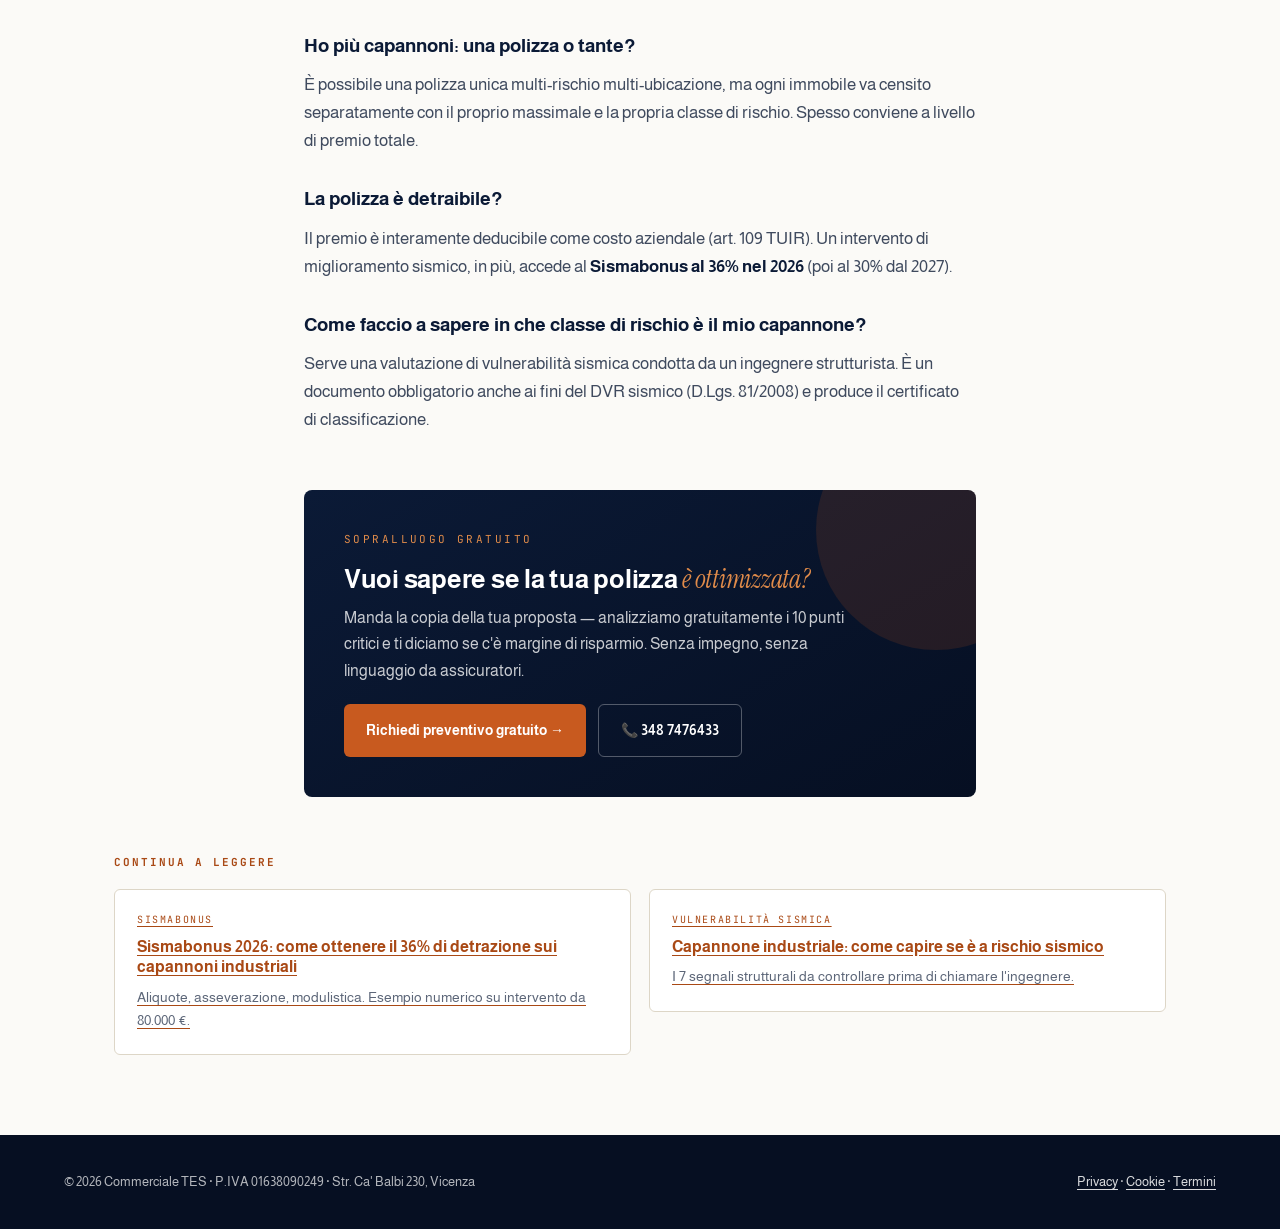
<file: blog/polizza-catastrofale-2026.html>
<!DOCTYPE html>
<html lang="it">
<head>
<meta charset="UTF-8" />
<meta name="viewport" content="width=device-width, initial-scale=1" />
<title>Polizza catastrofale 2026 obbligatoria: scadenze, sanzioni e cosa rischia chi non si adegua | Commerciale TES</title>
<meta name="description" content="La polizza catastrofale è obbligatoria per le imprese dal 2026. Sanzioni, scadenze, FAQ e come ridurre il premio fino al 60%." />
<meta name="keywords" content="polizza catastrofale 2026, polizza obbligatoria imprese, L. 213/2023, sanzioni polizza catastrofale, premi assicurativi capannoni" />
<meta name="robots" content="index, follow" />
<link rel="canonical" href="https://www.commercialetes.it/blog/polizza-catastrofale-2026.html" />
<meta property="og:type" content="article" />
<meta property="og:title" content="Polizza catastrofale 2026 obbligatoria: cosa rischia chi non si adegua" />
<link rel="preconnect" href="https://fonts.googleapis.com">
<link href="https://fonts.googleapis.com/css2?family=Almarai:wght@300;400;700;800&family=Instrument+Serif:ital@0;1&family=JetBrains+Mono:wght@400;500&display=swap" rel="stylesheet">
<link rel="stylesheet" href="_blog.css">
</head>
<body>

<header class="bl-top">
  <div class="container">
    <a class="bl-brand" href="../Commerciale TES v4 - Pro.html">
      <span class="ic"><svg width="18" height="18" viewBox="0 0 24 24" fill="none" stroke="white" stroke-width="2.5" stroke-linecap="round" stroke-linejoin="round"><path d="M20 13c0 5-3.5 7.5-7.66 8.95a1 1 0 0 1-.67-.01C7.5 20.5 4 18 4 13V6a1 1 0 0 1 1-1c2 0 4.5-1.2 6.24-2.72a1.17 1.17 0 0 1 1.52 0C14.51 3.81 17 5 19 5a1 1 0 0 1 1 1z"/></svg></span>
      <span class="name">COMMERCIALE TES</span>
    </a>
    <a class="bl-back" href="../Commerciale TES v4 - Pro.html#blog">← Tutti gli articoli</a>
  </div>
</header>

<section class="bl-hero">
  <div class="container">
    <span class="cat">Polizza Catastrofale</span>
    <h1>Polizza catastrofale 2026 obbligatoria: cosa rischia chi non si adegua entro la scadenza</h1>
    <div class="meta">
      <span>📅 28 marzo 2026</span>
      <span>⏱ 6 min di lettura</span>
      <span>✍ Mauro Munaretto</span>
    </div>
  </div>
</section>

<section class="bl-hero-art">
  <div class="frame">
    <svg viewBox="0 0 1400 600" xmlns="http://www.w3.org/2000/svg" preserveAspectRatio="xMidYMid slice">
      <defs>
        <pattern id="grid-pz" width="40" height="40" patternUnits="userSpaceOnUse"><path d="M 40 0 L 0 0 0 40" fill="none" stroke="rgba(232,139,74,0.08)" stroke-width="0.5"/></pattern>
      </defs>
      <rect width="1400" height="600" fill="url(#grid-pz)"/>
      <rect x="0" y="500" width="1400" height="100" fill="rgba(255,255,255,0.04)"/>
      <line x1="0" y1="500" x2="1400" y2="500" stroke="rgba(232,139,74,0.4)" stroke-width="1"/>
      <g opacity="0.3" fill="none" stroke="rgba(232,139,74,0.6)" stroke-width="1"><rect x="40" y="380" width="200" height="120"/><rect x="260" y="360" width="180" height="140"/><rect x="1180" y="370" width="180" height="130"/></g>
      <g stroke="rgba(232,139,74,0.7)" fill="none" stroke-width="1.5"><line x1="500" y1="500" x2="500" y2="220"/><line x1="700" y1="500" x2="700" y2="220"/><line x1="900" y1="500" x2="900" y2="220"/><line x1="1100" y1="500" x2="1100" y2="220"/><line x1="510" y1="500" x2="510" y2="220"/><line x1="710" y1="500" x2="710" y2="220"/><line x1="910" y1="500" x2="910" y2="220"/><line x1="1110" y1="500" x2="1110" y2="220"/><line x1="490" y1="220" x2="1120" y2="220"/><line x1="490" y1="230" x2="1120" y2="230"/><polyline points="480,220 800,140 1120,220"/><line x1="500" y1="320" x2="1100" y2="320" opacity="0.3"/><line x1="500" y1="400" x2="1100" y2="400" opacity="0.3"/></g>
      <g fill="#E08B4A"><circle cx="500" cy="220" r="6"/><circle cx="700" cy="220" r="6"/><circle cx="900" cy="220" r="6"/><circle cx="1100" cy="220" r="6"/><circle cx="800" cy="140" r="6"/></g>
      <g stroke="rgba(232,139,74,0.5)" fill="none" stroke-width="1.5"><line x1="1280" y1="500" x2="1280" y2="100"/><line x1="1280" y1="100" x2="1380" y2="100"/><line x1="1280" y1="100" x2="1180" y2="100"/><line x1="1180" y1="100" x2="1280" y2="140"/><line x1="1380" y1="100" x2="1280" y2="140"/><line x1="1230" y1="100" x2="1230" y2="180"/><rect x="1220" y="180" width="20" height="15"/></g>
      <g stroke="rgba(232,139,74,0.4)" fill="none" stroke-width="0.8"><line x1="500" y1="540" x2="1100" y2="540"/><line x1="500" y1="535" x2="500" y2="545"/><line x1="1100" y1="535" x2="1100" y2="545"/></g>
      <text x="800" y="558" font-family="JetBrains Mono, monospace" font-size="11" fill="rgba(232,139,74,0.5)" text-anchor="middle" letter-spacing="0.05em">L. 213/2023 · POLIZZA CATASTROFALE · DECORRENZA 01.2026</text>
    </svg>
    <div class="topic"><svg width="30" height="30" viewBox="0 0 24 24" fill="none" stroke="currentColor" stroke-width="2" stroke-linecap="round" stroke-linejoin="round"><path d="M14 2H6a2 2 0 0 0-2 2v16a2 2 0 0 0 2 2h12a2 2 0 0 0 2-2V8z"/><polyline points="14 2 14 8 20 8"/><path d="M16 13H8"/><path d="M16 17H8"/></svg></div>
  </div>
</section>

<main class="bl-body">
  <div class="container">
    <p class="lede">La Legge 213/2023 ha introdotto l'obbligo, per tutte le imprese iscritte al Registro Imprese, di stipulare una polizza assicurativa contro eventi catastrofali (terremoto, alluvione, frana). Dal 1° aprile 2026 chi non si è adeguato rischia molto più della sanzione amministrativa.</p>

    <h2>Chi deve stipularla</h2>
    <p>L'obbligo riguarda <strong>tutte le imprese</strong> iscritte al Registro delle Imprese ex art. 2188 c.c., con sede in Italia. Sono incluse:</p>
    <ul>
      <li>Imprese individuali con immobili strumentali;</li>
      <li>Società di capitali (S.r.l., S.p.A.) e di persone (S.n.c., S.a.s.);</li>
      <li>Cooperative;</li>
      <li>Imprese agricole non iscritte alla sezione speciale.</li>
    </ul>
    <p>Sono <strong>esclusi</strong>: liberi professionisti senza P.IVA aziendale, enti pubblici, immobili abusivi privi di accatastamento.</p>

    <h2>Cosa deve coprire la polizza</h2>
    <p>La polizza copre i danni a immobili e impianti dovuti a:</p>
    <ul>
      <li><strong>Sismi</strong> (terremoti);</li>
      <li><strong>Alluvioni, esondazioni e allagamenti;</strong></li>
      <li><strong>Frane.</strong></li>
    </ul>
    <p>I beni da assicurare sono terreni, fabbricati, impianti e macchinari (anche in leasing, se il contratto lo prevede). Sono escluse le merci in giacenza.</p>

    <h2>Le sanzioni per chi non si adegua</h2>
    <table>
      <thead><tr><th>Inadempienza</th><th>Conseguenza</th></tr></thead>
      <tbody>
        <tr><td>Mancata stipula della polizza</td><td>Sospensione dell'accesso a contributi pubblici, fondi PNRR, bandi regionali e nazionali</td></tr>
        <tr><td>Aggravamento in caso di evento catastrofale</td><td>Diritto di rivalsa dello Stato sull'amministratore — responsabilità in proprio</td></tr>
        <tr><td>Mancata comunicazione al Registro Imprese</td><td>Sanzione amministrativa fino a 2.500 €</td></tr>
        <tr><td>Polizza con massimali sottodimensionati</td><td>Coassicurazione obbligatoria, scoperti elevati a carico dell'impresa</td></tr>
      </tbody>
    </table>

    <div class="bl-callout">
      <div class="lbl">ATTENZIONE</div>
      <p>La sanzione economica diretta è limitata, ma <strong>l'esclusione dai bandi pubblici</strong> è la conseguenza più pesante: PNRR, Industria 5.0, contributi regionali, bandi camerali — tutti subordinati alla regolarità della polizza.</p>
    </div>

    <h2>Quanto costa una polizza catastrofale</h2>
    <p>Il premio dipende da quattro fattori:</p>
    <ol>
      <li><strong>Zona sismica e idrogeologica</strong> dell'immobile;</li>
      <li><strong>Classe di vulnerabilità sismica</strong> dell'edificio (A è la migliore, E la peggiore);</li>
      <li><strong>Valore di ricostruzione</strong> di fabbricato e impianti;</li>
      <li><strong>Settore produttivo</strong> e livello di esposizione al fermo produzione.</li>
    </ol>
    <p>Per un capannone industriale di 2.500 mq in zona sismica 2 con classe E, il premio oscilla tra <strong>8.000 e 18.000 € l'anno</strong>. La forchetta è ampia perché la classe sismica fa la differenza.</p>

    <h2>Come ridurre il premio fino al 60%</h2>
    <p>Le compagnie applicano sconti sostanziosi quando l'edificio sale di classe sismica. Un intervento di miglioramento sismico documentato (con asseverazione strutturale e nuova valutazione di vulnerabilità) può portare:</p>
    <ul>
      <li>Da classe E a classe C → riduzione premio del <strong>40–55%</strong>;</li>
      <li>Da classe D a classe B → riduzione premio del <strong>50–65%</strong>;</li>
      <li>Adeguamento completo → <strong>polizza ricontrattata su base nuova,</strong> con massimali superiori a parità di premio.</li>
    </ul>

    <blockquote>"Il ROI del miglioramento sismico oggi non è più solo strutturale. È economico-assicurativo, e si calcola con numeri precisi."</blockquote>

    <h2>FAQ rapide</h2>

    <h3>Vale anche per i capannoni in leasing?</h3>
    <p>Sì. L'obbligo ricade sull'utilizzatore (l'impresa locataria), salvo diversa pattuizione contrattuale. Verifica il contratto di leasing e — in caso di lacune — stipula tu la polizza.</p>

    <h3>Ho più capannoni: una polizza o tante?</h3>
    <p>È possibile una polizza unica multi-rischio multi-ubicazione, ma ogni immobile va censito separatamente con il proprio massimale e la propria classe di rischio. Spesso conviene a livello di premio totale.</p>

    <h3>La polizza è detraibile?</h3>
    <p>Il premio è interamente deducibile come costo aziendale (art. 109 TUIR). Un intervento di miglioramento sismico, in più, accede al <strong>Sismabonus al 36% nel 2026</strong> (poi al 30% dal 2027).</p>

    <h3>Come faccio a sapere in che classe di rischio è il mio capannone?</h3>
    <p>Serve una valutazione di vulnerabilità sismica condotta da un ingegnere strutturista. È un documento obbligatorio anche ai fini del DVR sismico (D.Lgs. 81/2008) e produce il certificato di classificazione.</p>

    <div class="bl-cta">
      <div class="eyebrow">Sopralluogo gratuito</div>
      <h3>Vuoi sapere se la tua polizza <span class="acc">è ottimizzata?</span></h3>
      <p>Manda la copia della tua proposta — analizziamo gratuitamente i 10 punti critici e ti diciamo se c'è margine di risparmio. Senza impegno, senza linguaggio da assicuratori.</p>
      <div class="ctas">
        <a class="btn btn-orange" href="../Commerciale TES v4 - Pro.html#contatti">Richiedi preventivo gratuito →</a>
        <a class="btn btn-ghost" href="tel:+393487476433">📞 348 7476433</a>
      </div>
    </div>
  </div>
</main>

<section class="bl-related">
  <div class="container">
    <h4>Continua a leggere</h4>
    <div class="grid">
      <a href="sismabonus-2026-capannoni.html"><div class="card"><div class="cat">Sismabonus</div><h5>Sismabonus 2026: come ottenere il 36% di detrazione sui capannoni industriali</h5><p>Aliquote, asseverazione, modulistica. Esempio numerico su intervento da 80.000 €.</p></div></a>
      <a href="capannone-rischio-sismico.html"><div class="card"><div class="cat">Vulnerabilità sismica</div><h5>Capannone industriale: come capire se è a rischio sismico</h5><p>I 7 segnali strutturali da controllare prima di chiamare l'ingegnere.</p></div></a>
    </div>
  </div>
</section>

<footer class="bl-foot">
  <div class="container">
    <div>© <span id="y"></span> Commerciale TES · P.IVA 01638090249 · Str. Ca' Balbi 230, Vicenza</div>
    <div><a href="../legal/privacy.html">Privacy</a> · <a href="../legal/cookie.html">Cookie</a> · <a href="../legal/termini.html">Termini</a></div>
  </div>
</footer>
<script>document.getElementById("y").textContent = new Date().getFullYear();</script>
</body>
</html>
</file>
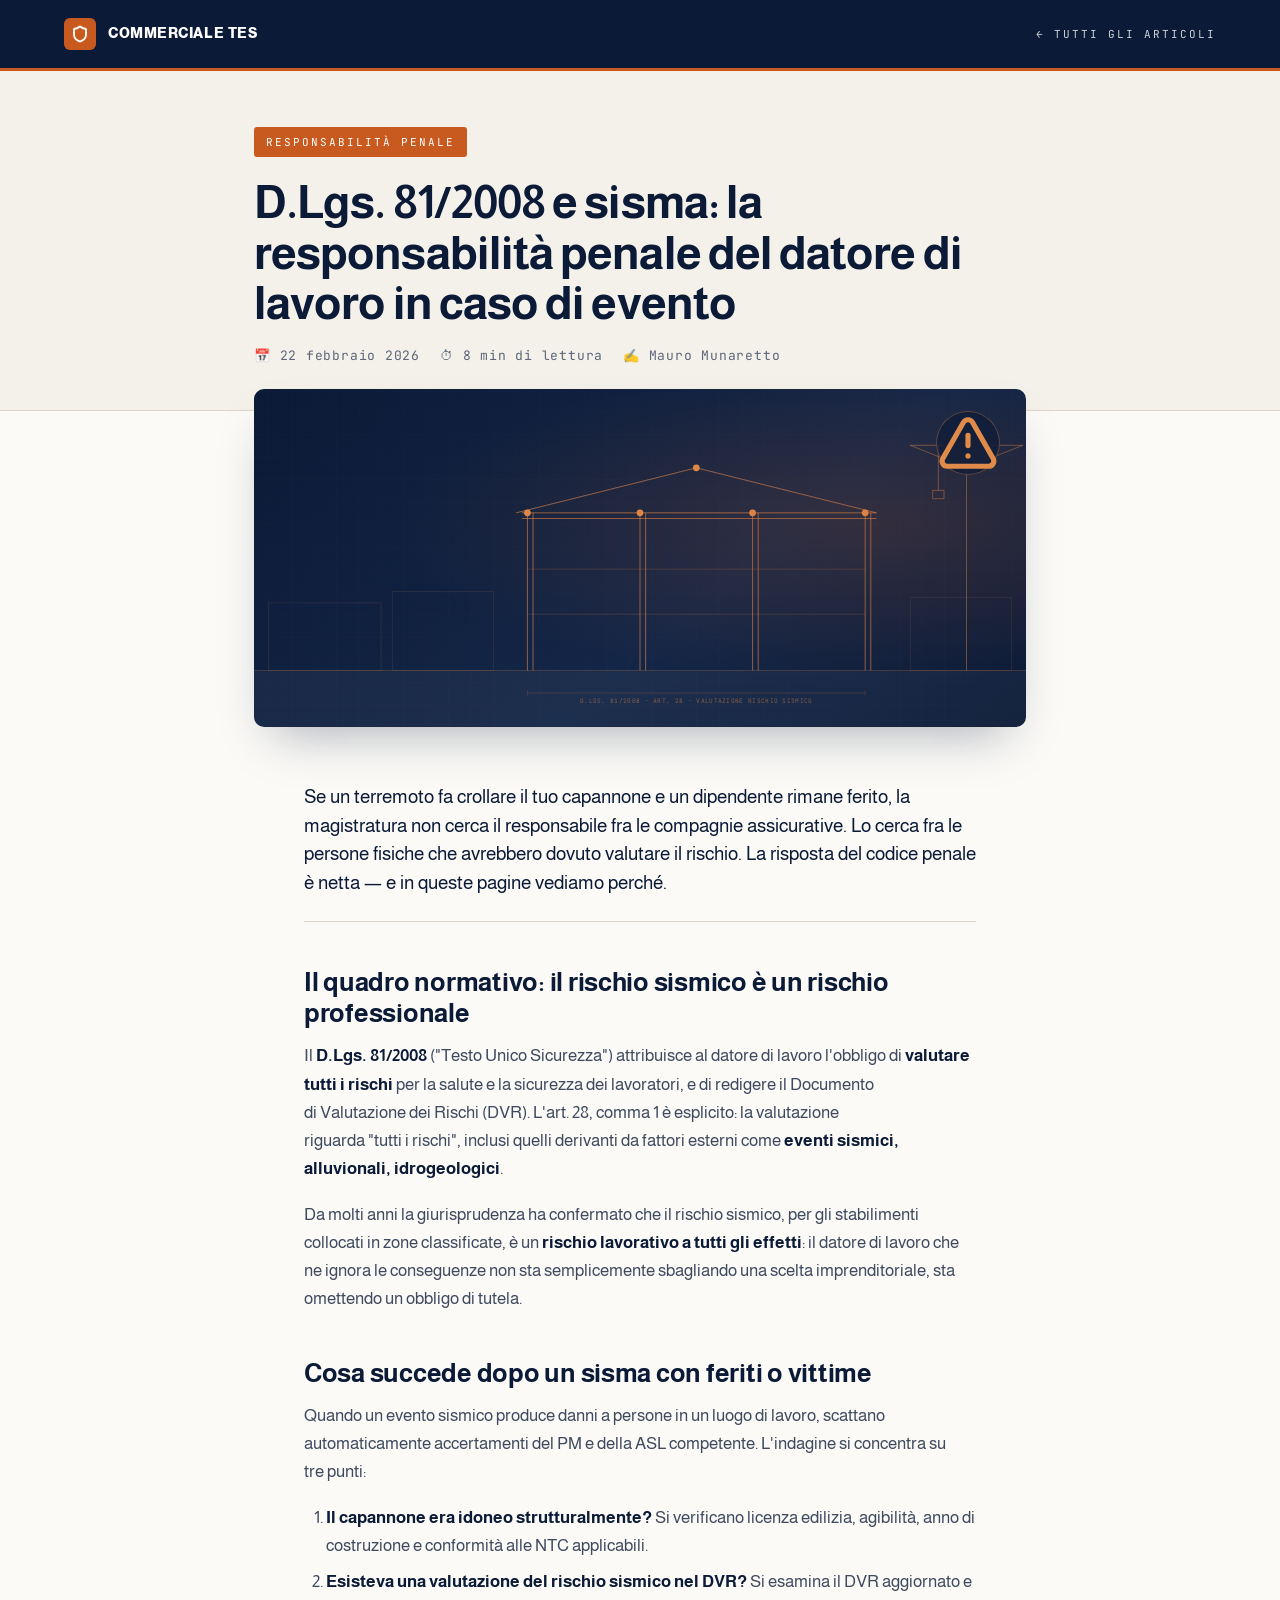
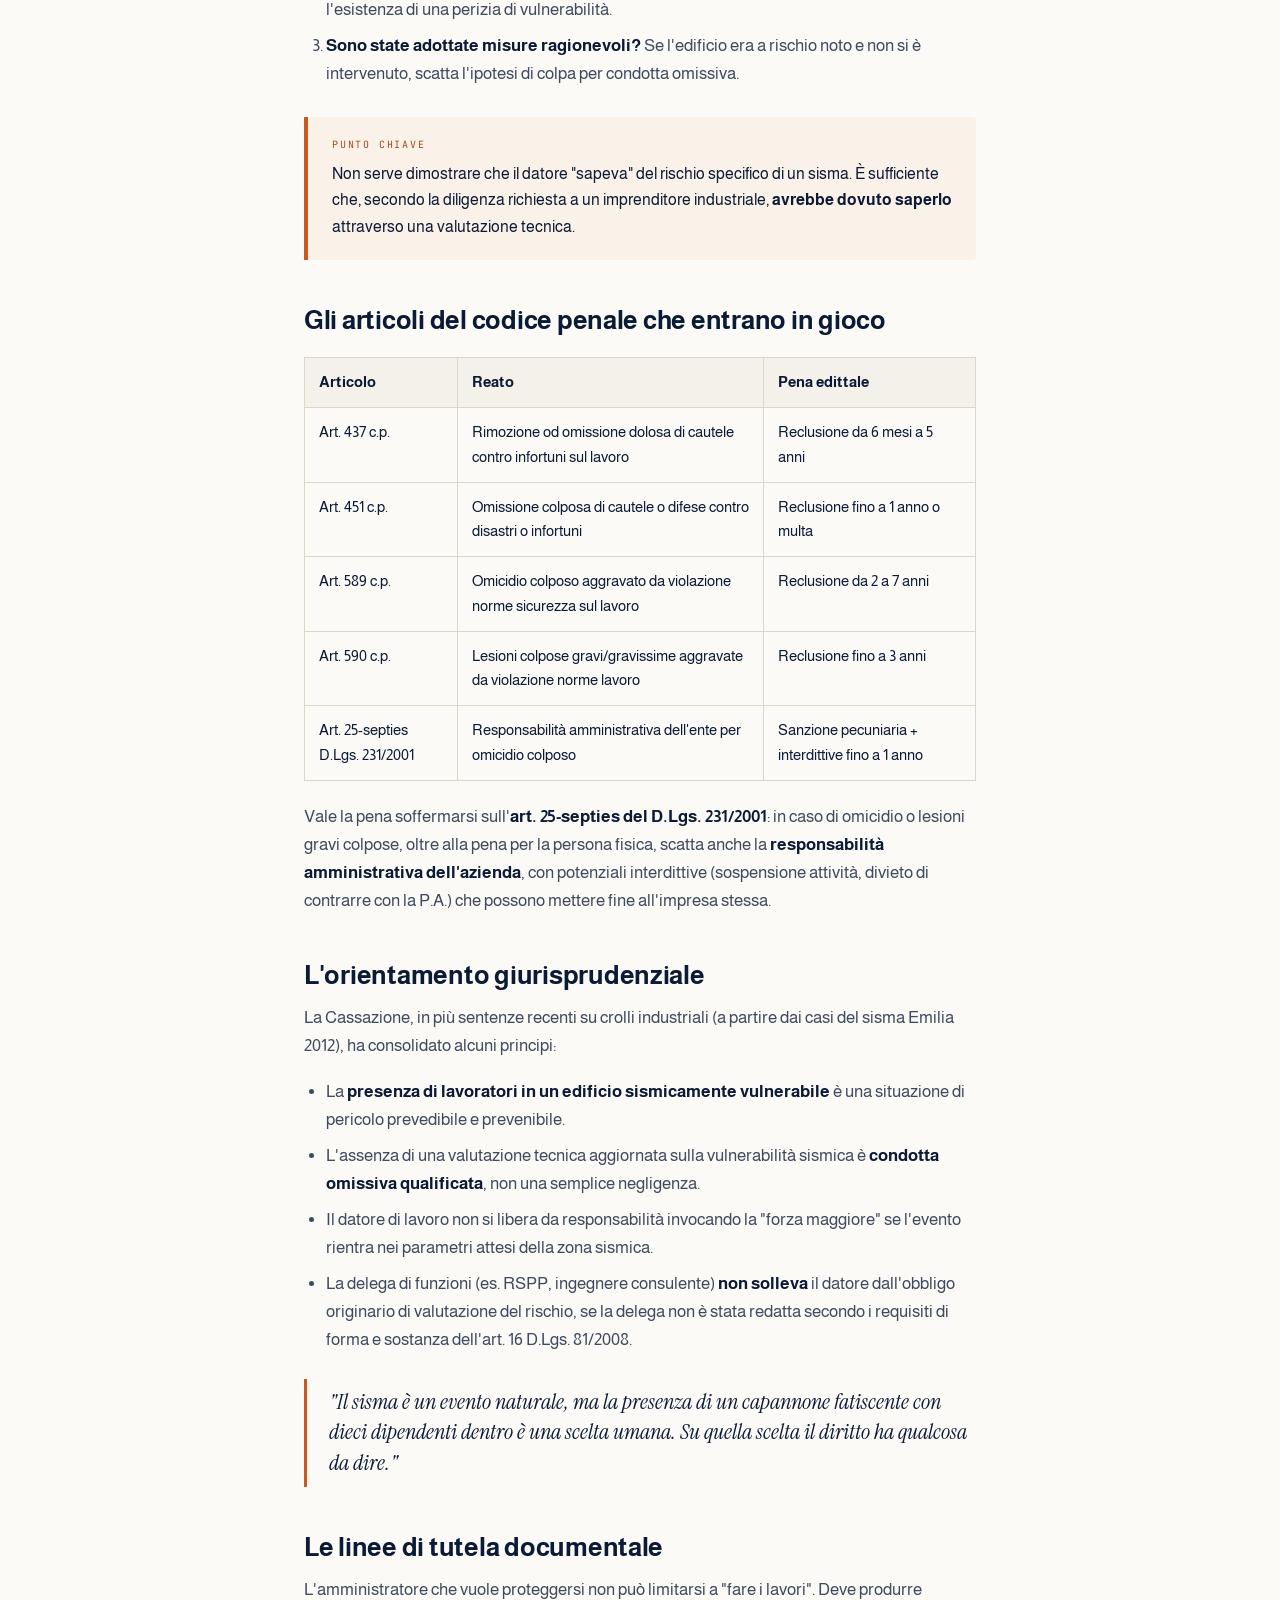
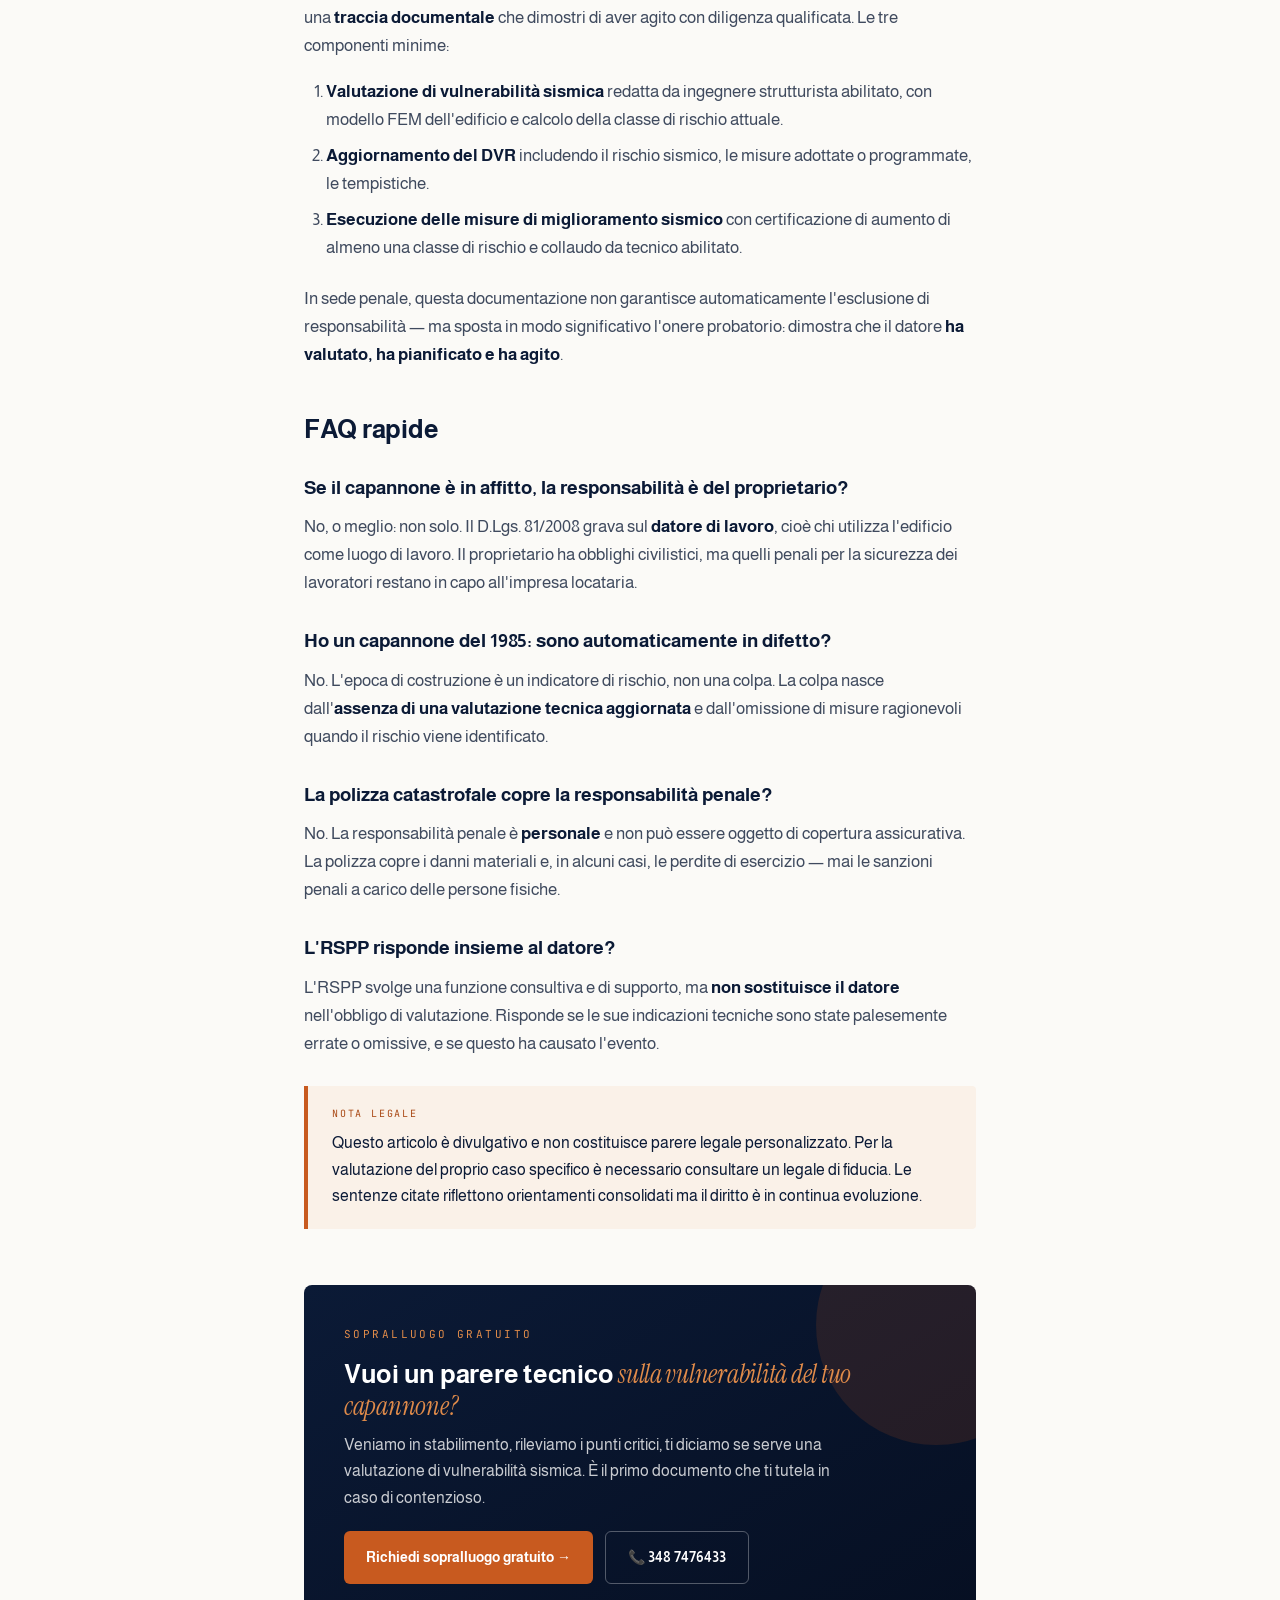
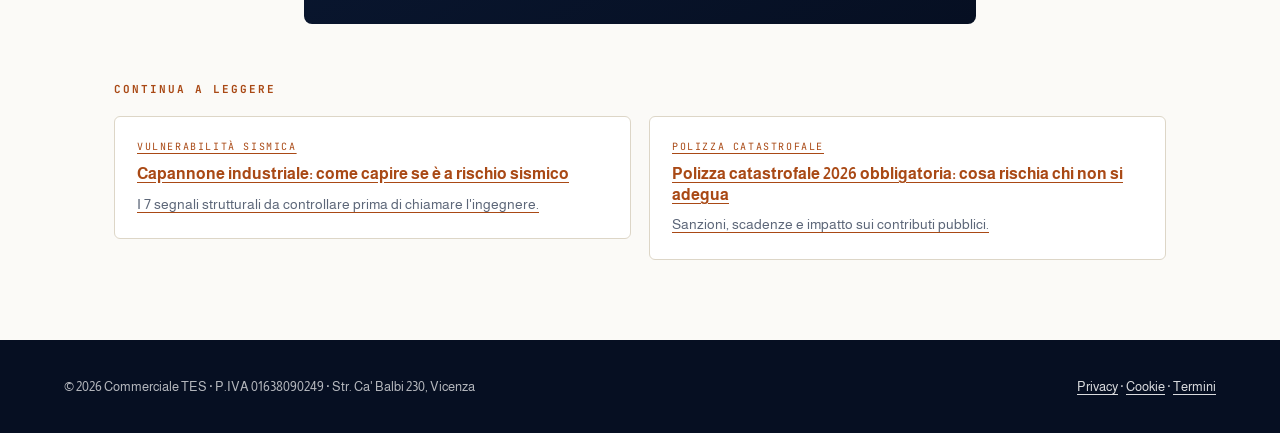
<file: blog/responsabilita-penale-datore-lavoro.html>
<!DOCTYPE html>
<html lang="it">
<head>
<meta charset="UTF-8" />
<meta name="viewport" content="width=device-width, initial-scale=1" />
<title>D.Lgs. 81/2008 e sisma: la responsabilità penale del datore di lavoro | Commerciale TES</title>
<meta name="description" content="Cosa rischia personalmente l'amministratore di un'impresa se un dipendente si infortuna durante un sisma in un capannone non adeguato. Sentenze, articoli del codice penale e linee di tutela documentale." />
<meta name="keywords" content="responsabilità penale datore di lavoro, D.Lgs. 81/2008 sisma, rischio sismico DVR, sentenze terremoto capannone, art 437 c.p., omicidio colposo amministratore" />
<meta name="robots" content="index, follow" />
<link rel="canonical" href="https://www.commercialetes.it/blog/responsabilita-penale-datore-lavoro.html" />
<meta property="og:type" content="article" />
<meta property="og:title" content="Sisma e responsabilità penale del datore di lavoro: cosa rischi davvero" />
<meta property="og:description" content="Se un dipendente si infortuna durante un sisma in un capannone non adeguato, la responsabilità è personale e penale dell'amministratore. Sentenze e linee di tutela." />
<link rel="preconnect" href="https://fonts.googleapis.com">
<link href="https://fonts.googleapis.com/css2?family=Almarai:wght@300;400;700;800&family=Instrument+Serif:ital@0;1&family=JetBrains+Mono:wght@400;500&display=swap" rel="stylesheet">
<link rel="stylesheet" href="_blog.css">
</head>
<body>

<header class="bl-top">
  <div class="container">
    <a class="bl-brand" href="../Commerciale TES v4 - Pro.html">
      <span class="ic"><svg width="18" height="18" viewBox="0 0 24 24" fill="none" stroke="white" stroke-width="2.5" stroke-linecap="round" stroke-linejoin="round"><path d="M20 13c0 5-3.5 7.5-7.66 8.95a1 1 0 0 1-.67-.01C7.5 20.5 4 18 4 13V6a1 1 0 0 1 1-1c2 0 4.5-1.2 6.24-2.72a1.17 1.17 0 0 1 1.52 0C14.51 3.81 17 5 19 5a1 1 0 0 1 1 1z"/></svg></span>
      <span class="name">COMMERCIALE TES</span>
    </a>
    <a class="bl-back" href="../Commerciale TES v4 - Pro.html#blog">← Tutti gli articoli</a>
  </div>
</header>

<section class="bl-hero">
  <div class="container">
    <span class="cat">Responsabilità penale</span>
    <h1>D.Lgs. 81/2008 e sisma: la responsabilità penale del datore di lavoro in caso di evento</h1>
    <div class="meta">
      <span>📅 22 febbraio 2026</span>
      <span>⏱ 8 min di lettura</span>
      <span>✍ Mauro Munaretto</span>
    </div>
  </div>
</section>

<section class="bl-hero-art">
  <div class="frame">
    <svg viewBox="0 0 1400 600" xmlns="http://www.w3.org/2000/svg" preserveAspectRatio="xMidYMid slice">
      <defs>
        <pattern id="grid-rp" width="40" height="40" patternUnits="userSpaceOnUse"><path d="M 40 0 L 0 0 0 40" fill="none" stroke="rgba(232,139,74,0.08)" stroke-width="0.5"/></pattern>
      </defs>
      <rect width="1400" height="600" fill="url(#grid-rp)"/>
      <rect x="0" y="500" width="1400" height="100" fill="rgba(255,255,255,0.04)"/>
      <line x1="0" y1="500" x2="1400" y2="500" stroke="rgba(232,139,74,0.4)" stroke-width="1"/>
      <g opacity="0.3" fill="none" stroke="rgba(232,139,74,0.6)" stroke-width="1"><rect x="40" y="380" width="200" height="120"/><rect x="260" y="360" width="180" height="140"/><rect x="1180" y="370" width="180" height="130"/></g>
      <g stroke="rgba(232,139,74,0.7)" fill="none" stroke-width="1.5"><line x1="500" y1="500" x2="500" y2="220"/><line x1="700" y1="500" x2="700" y2="220"/><line x1="900" y1="500" x2="900" y2="220"/><line x1="1100" y1="500" x2="1100" y2="220"/><line x1="510" y1="500" x2="510" y2="220"/><line x1="710" y1="500" x2="710" y2="220"/><line x1="910" y1="500" x2="910" y2="220"/><line x1="1110" y1="500" x2="1110" y2="220"/><line x1="490" y1="220" x2="1120" y2="220"/><line x1="490" y1="230" x2="1120" y2="230"/><polyline points="480,220 800,140 1120,220"/><line x1="500" y1="320" x2="1100" y2="320" opacity="0.3"/><line x1="500" y1="400" x2="1100" y2="400" opacity="0.3"/></g>
      <g fill="#E08B4A"><circle cx="500" cy="220" r="6"/><circle cx="700" cy="220" r="6"/><circle cx="900" cy="220" r="6"/><circle cx="1100" cy="220" r="6"/><circle cx="800" cy="140" r="6"/></g>
      <g stroke="rgba(232,139,74,0.5)" fill="none" stroke-width="1.5"><line x1="1280" y1="500" x2="1280" y2="100"/><line x1="1280" y1="100" x2="1380" y2="100"/><line x1="1280" y1="100" x2="1180" y2="100"/><line x1="1180" y1="100" x2="1280" y2="140"/><line x1="1380" y1="100" x2="1280" y2="140"/><line x1="1230" y1="100" x2="1230" y2="180"/><rect x="1220" y="180" width="20" height="15"/></g>
      <g stroke="rgba(232,139,74,0.4)" fill="none" stroke-width="0.8"><line x1="500" y1="540" x2="1100" y2="540"/><line x1="500" y1="535" x2="500" y2="545"/><line x1="1100" y1="535" x2="1100" y2="545"/></g>
      <text x="800" y="558" font-family="JetBrains Mono, monospace" font-size="11" fill="rgba(232,139,74,0.5)" text-anchor="middle" letter-spacing="0.05em">D.LGS. 81/2008 · ART. 28 · VALUTAZIONE RISCHIO SISMICO</text>
    </svg>
    <div class="topic"><svg width="30" height="30" viewBox="0 0 24 24" fill="none" stroke="currentColor" stroke-width="2" stroke-linecap="round" stroke-linejoin="round"><path d="m21.73 18-8-14a2 2 0 0 0-3.48 0l-8 14A2 2 0 0 0 4 21h16a2 2 0 0 0 1.73-3z"/><line x1="12" x2="12" y1="9" y2="13"/><line x1="12" x2="12.01" y1="17" y2="17"/></svg></div>
  </div>
</section>

<main class="bl-body">
  <div class="container">
    <p class="lede">Se un terremoto fa crollare il tuo capannone e un dipendente rimane ferito, la magistratura non cerca il responsabile fra le compagnie assicurative. Lo cerca fra le persone fisiche che avrebbero dovuto valutare il rischio. La risposta del codice penale è netta — e in queste pagine vediamo perché.</p>

    <h2>Il quadro normativo: il rischio sismico è un rischio professionale</h2>
    <p>Il <strong>D.Lgs. 81/2008</strong> ("Testo Unico Sicurezza") attribuisce al datore di lavoro l'obbligo di <strong>valutare tutti i rischi</strong> per la salute e la sicurezza dei lavoratori, e di redigere il Documento di Valutazione dei Rischi (DVR). L'art. 28, comma 1 è esplicito: la valutazione riguarda "tutti i rischi", inclusi quelli derivanti da fattori esterni come <strong>eventi sismici, alluvionali, idrogeologici</strong>.</p>
    <p>Da molti anni la giurisprudenza ha confermato che il rischio sismico, per gli stabilimenti collocati in zone classificate, è un <strong>rischio lavorativo a tutti gli effetti</strong>: il datore di lavoro che ne ignora le conseguenze non sta semplicemente sbagliando una scelta imprenditoriale, sta omettendo un obbligo di tutela.</p>

    <h2>Cosa succede dopo un sisma con feriti o vittime</h2>
    <p>Quando un evento sismico produce danni a persone in un luogo di lavoro, scattano automaticamente accertamenti del PM e della ASL competente. L'indagine si concentra su tre punti:</p>
    <ol>
      <li><strong>Il capannone era idoneo strutturalmente?</strong> Si verificano licenza edilizia, agibilità, anno di costruzione e conformità alle NTC applicabili.</li>
      <li><strong>Esisteva una valutazione del rischio sismico nel DVR?</strong> Si esamina il DVR aggiornato e l'esistenza di una perizia di vulnerabilità.</li>
      <li><strong>Sono state adottate misure ragionevoli?</strong> Se l'edificio era a rischio noto e non si è intervenuto, scatta l'ipotesi di colpa per condotta omissiva.</li>
    </ol>

    <div class="bl-callout">
      <div class="lbl">PUNTO CHIAVE</div>
      <p>Non serve dimostrare che il datore "sapeva" del rischio specifico di un sisma. È sufficiente che, secondo la diligenza richiesta a un imprenditore industriale, <strong>avrebbe dovuto saperlo</strong> attraverso una valutazione tecnica.</p>
    </div>

    <h2>Gli articoli del codice penale che entrano in gioco</h2>
    <table>
      <thead><tr><th>Articolo</th><th>Reato</th><th>Pena edittale</th></tr></thead>
      <tbody>
        <tr><td>Art. 437 c.p.</td><td>Rimozione od omissione dolosa di cautele contro infortuni sul lavoro</td><td>Reclusione da 6 mesi a 5 anni</td></tr>
        <tr><td>Art. 451 c.p.</td><td>Omissione colposa di cautele o difese contro disastri o infortuni</td><td>Reclusione fino a 1 anno o multa</td></tr>
        <tr><td>Art. 589 c.p.</td><td>Omicidio colposo aggravato da violazione norme sicurezza sul lavoro</td><td>Reclusione da 2 a 7 anni</td></tr>
        <tr><td>Art. 590 c.p.</td><td>Lesioni colpose gravi/gravissime aggravate da violazione norme lavoro</td><td>Reclusione fino a 3 anni</td></tr>
        <tr><td>Art. 25-septies D.Lgs. 231/2001</td><td>Responsabilità amministrativa dell'ente per omicidio colposo</td><td>Sanzione pecuniaria + interdittive fino a 1 anno</td></tr>
      </tbody>
    </table>
    <p>Vale la pena soffermarsi sull'<strong>art. 25-septies del D.Lgs. 231/2001</strong>: in caso di omicidio o lesioni gravi colpose, oltre alla pena per la persona fisica, scatta anche la <strong>responsabilità amministrativa dell'azienda</strong>, con potenziali interdittive (sospensione attività, divieto di contrarre con la P.A.) che possono mettere fine all'impresa stessa.</p>

    <h2>L'orientamento giurisprudenziale</h2>
    <p>La Cassazione, in più sentenze recenti su crolli industriali (a partire dai casi del sisma Emilia 2012), ha consolidato alcuni principi:</p>
    <ul>
      <li>La <strong>presenza di lavoratori in un edificio sismicamente vulnerabile</strong> è una situazione di pericolo prevedibile e prevenibile.</li>
      <li>L'assenza di una valutazione tecnica aggiornata sulla vulnerabilità sismica è <strong>condotta omissiva qualificata</strong>, non una semplice negligenza.</li>
      <li>Il datore di lavoro non si libera da responsabilità invocando la "forza maggiore" se l'evento rientra nei parametri attesi della zona sismica.</li>
      <li>La delega di funzioni (es. RSPP, ingegnere consulente) <strong>non solleva</strong> il datore dall'obbligo originario di valutazione del rischio, se la delega non è stata redatta secondo i requisiti di forma e sostanza dell'art. 16 D.Lgs. 81/2008.</li>
    </ul>

    <blockquote>"Il sisma è un evento naturale, ma la presenza di un capannone fatiscente con dieci dipendenti dentro è una scelta umana. Su quella scelta il diritto ha qualcosa da dire."</blockquote>

    <h2>Le linee di tutela documentale</h2>
    <p>L'amministratore che vuole proteggersi non può limitarsi a "fare i lavori". Deve produrre una <strong>traccia documentale</strong> che dimostri di aver agito con diligenza qualificata. Le tre componenti minime:</p>
    <ol>
      <li><strong>Valutazione di vulnerabilità sismica</strong> redatta da ingegnere strutturista abilitato, con modello FEM dell'edificio e calcolo della classe di rischio attuale.</li>
      <li><strong>Aggiornamento del DVR</strong> includendo il rischio sismico, le misure adottate o programmate, le tempistiche.</li>
      <li><strong>Esecuzione delle misure di miglioramento sismico</strong> con certificazione di aumento di almeno una classe di rischio e collaudo da tecnico abilitato.</li>
    </ol>
    <p>In sede penale, questa documentazione non garantisce automaticamente l'esclusione di responsabilità — ma sposta in modo significativo l'onere probatorio: dimostra che il datore <strong>ha valutato, ha pianificato e ha agito</strong>.</p>

    <h2>FAQ rapide</h2>

    <h3>Se il capannone è in affitto, la responsabilità è del proprietario?</h3>
    <p>No, o meglio: non solo. Il D.Lgs. 81/2008 grava sul <strong>datore di lavoro</strong>, cioè chi utilizza l'edificio come luogo di lavoro. Il proprietario ha obblighi civilistici, ma quelli penali per la sicurezza dei lavoratori restano in capo all'impresa locataria.</p>

    <h3>Ho un capannone del 1985: sono automaticamente in difetto?</h3>
    <p>No. L'epoca di costruzione è un indicatore di rischio, non una colpa. La colpa nasce dall'<strong>assenza di una valutazione tecnica aggiornata</strong> e dall'omissione di misure ragionevoli quando il rischio viene identificato.</p>

    <h3>La polizza catastrofale copre la responsabilità penale?</h3>
    <p>No. La responsabilità penale è <strong>personale</strong> e non può essere oggetto di copertura assicurativa. La polizza copre i danni materiali e, in alcuni casi, le perdite di esercizio — mai le sanzioni penali a carico delle persone fisiche.</p>

    <h3>L'RSPP risponde insieme al datore?</h3>
    <p>L'RSPP svolge una funzione consultiva e di supporto, ma <strong>non sostituisce il datore</strong> nell'obbligo di valutazione. Risponde se le sue indicazioni tecniche sono state palesemente errate o omissive, e se questo ha causato l'evento.</p>

    <div class="bl-callout">
      <div class="lbl">NOTA LEGALE</div>
      <p>Questo articolo è divulgativo e non costituisce parere legale personalizzato. Per la valutazione del proprio caso specifico è necessario consultare un legale di fiducia. Le sentenze citate riflettono orientamenti consolidati ma il diritto è in continua evoluzione.</p>
    </div>

    <div class="bl-cta">
      <div class="eyebrow">Sopralluogo gratuito</div>
      <h3>Vuoi un parere tecnico <span class="acc">sulla vulnerabilità del tuo capannone?</span></h3>
      <p>Veniamo in stabilimento, rileviamo i punti critici, ti diciamo se serve una valutazione di vulnerabilità sismica. È il primo documento che ti tutela in caso di contenzioso.</p>
      <div class="ctas">
        <a class="btn btn-orange" href="../Commerciale TES v4 - Pro.html#contatti">Richiedi sopralluogo gratuito →</a>
        <a class="btn btn-ghost" href="tel:+393487476433">📞 348 7476433</a>
      </div>
    </div>
  </div>
</main>

<section class="bl-related">
  <div class="container">
    <h4>Continua a leggere</h4>
    <div class="grid">
      <a href="capannone-rischio-sismico.html"><div class="card"><div class="cat">Vulnerabilità sismica</div><h5>Capannone industriale: come capire se è a rischio sismico</h5><p>I 7 segnali strutturali da controllare prima di chiamare l'ingegnere.</p></div></a>
      <a href="polizza-catastrofale-2026.html"><div class="card"><div class="cat">Polizza Catastrofale</div><h5>Polizza catastrofale 2026 obbligatoria: cosa rischia chi non si adegua</h5><p>Sanzioni, scadenze e impatto sui contributi pubblici.</p></div></a>
    </div>
  </div>
</section>

<footer class="bl-foot">
  <div class="container">
    <div>© <span id="y"></span> Commerciale TES · P.IVA 01638090249 · Str. Ca' Balbi 230, Vicenza</div>
    <div><a href="../legal/privacy.html">Privacy</a> · <a href="../legal/cookie.html">Cookie</a> · <a href="../legal/termini.html">Termini</a></div>
  </div>
</footer>
<script>document.getElementById("y").textContent = new Date().getFullYear();</script>
</body>
</html>
</file>
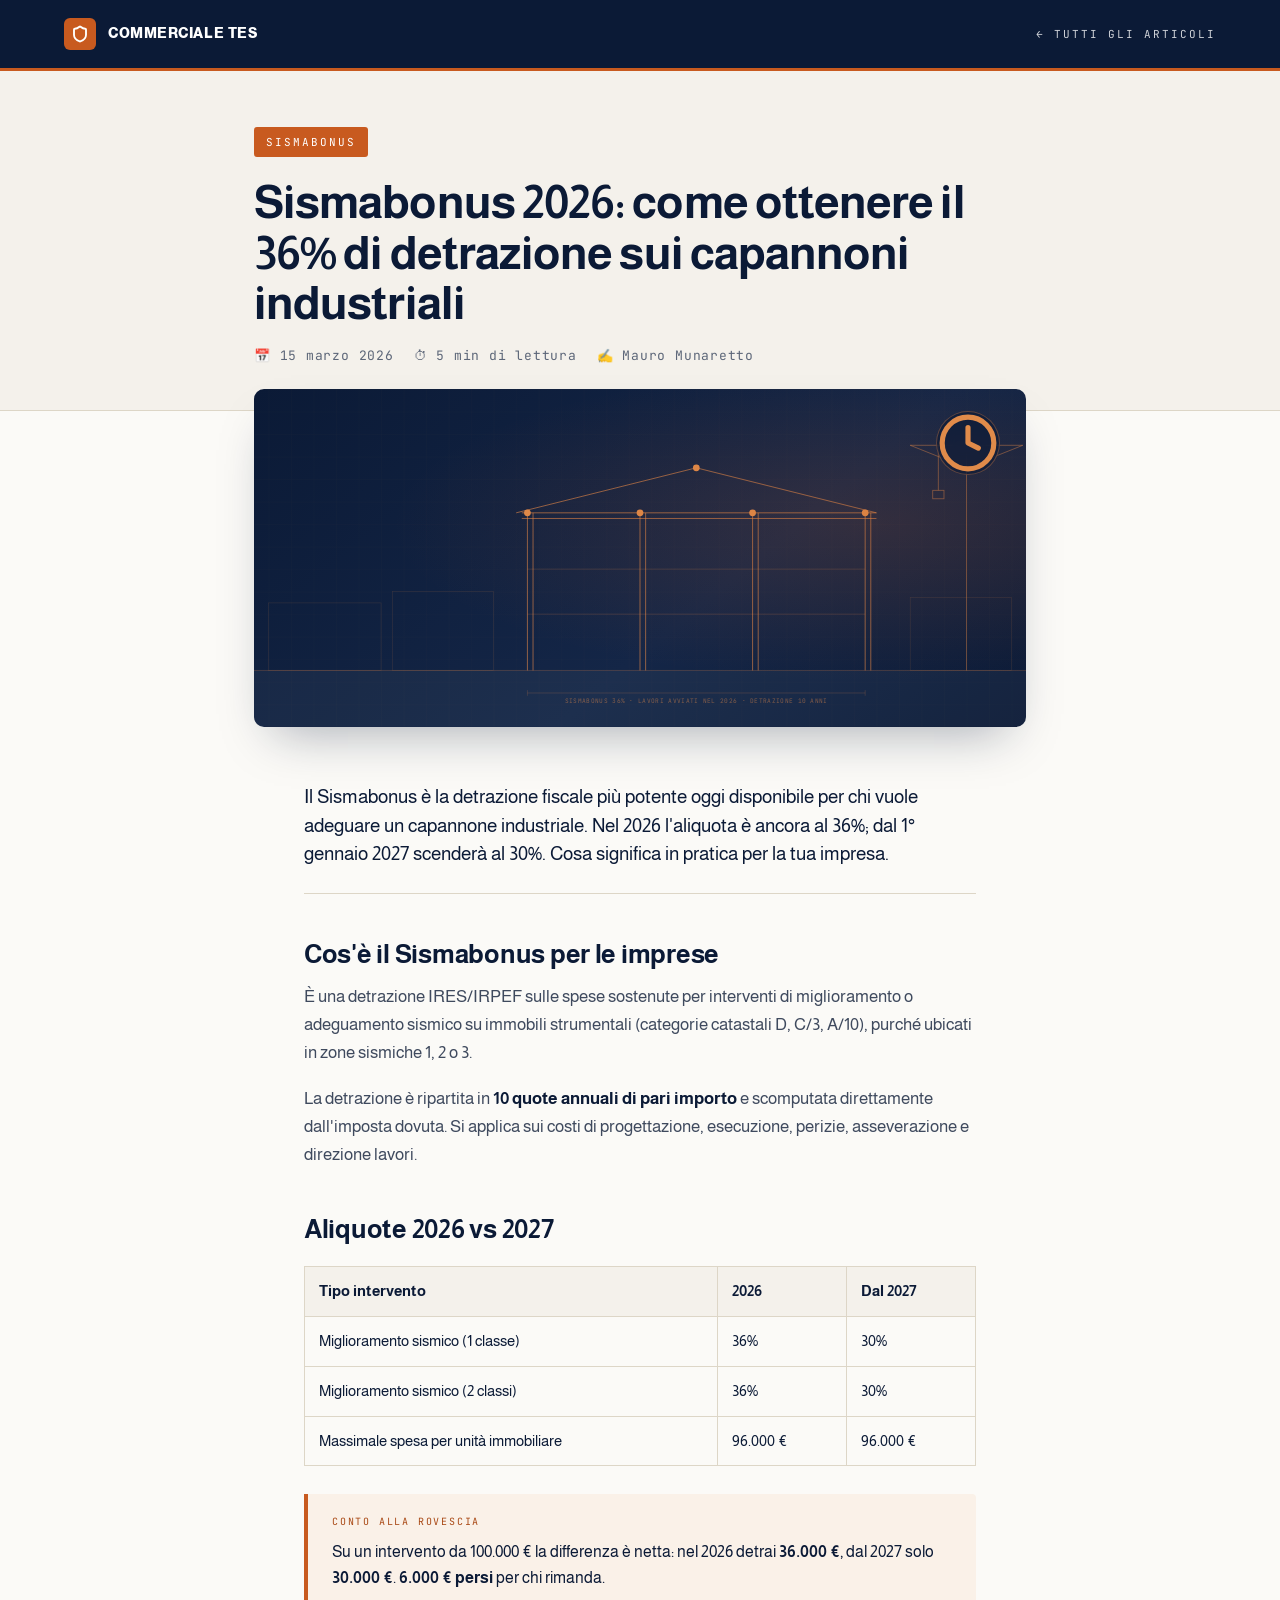
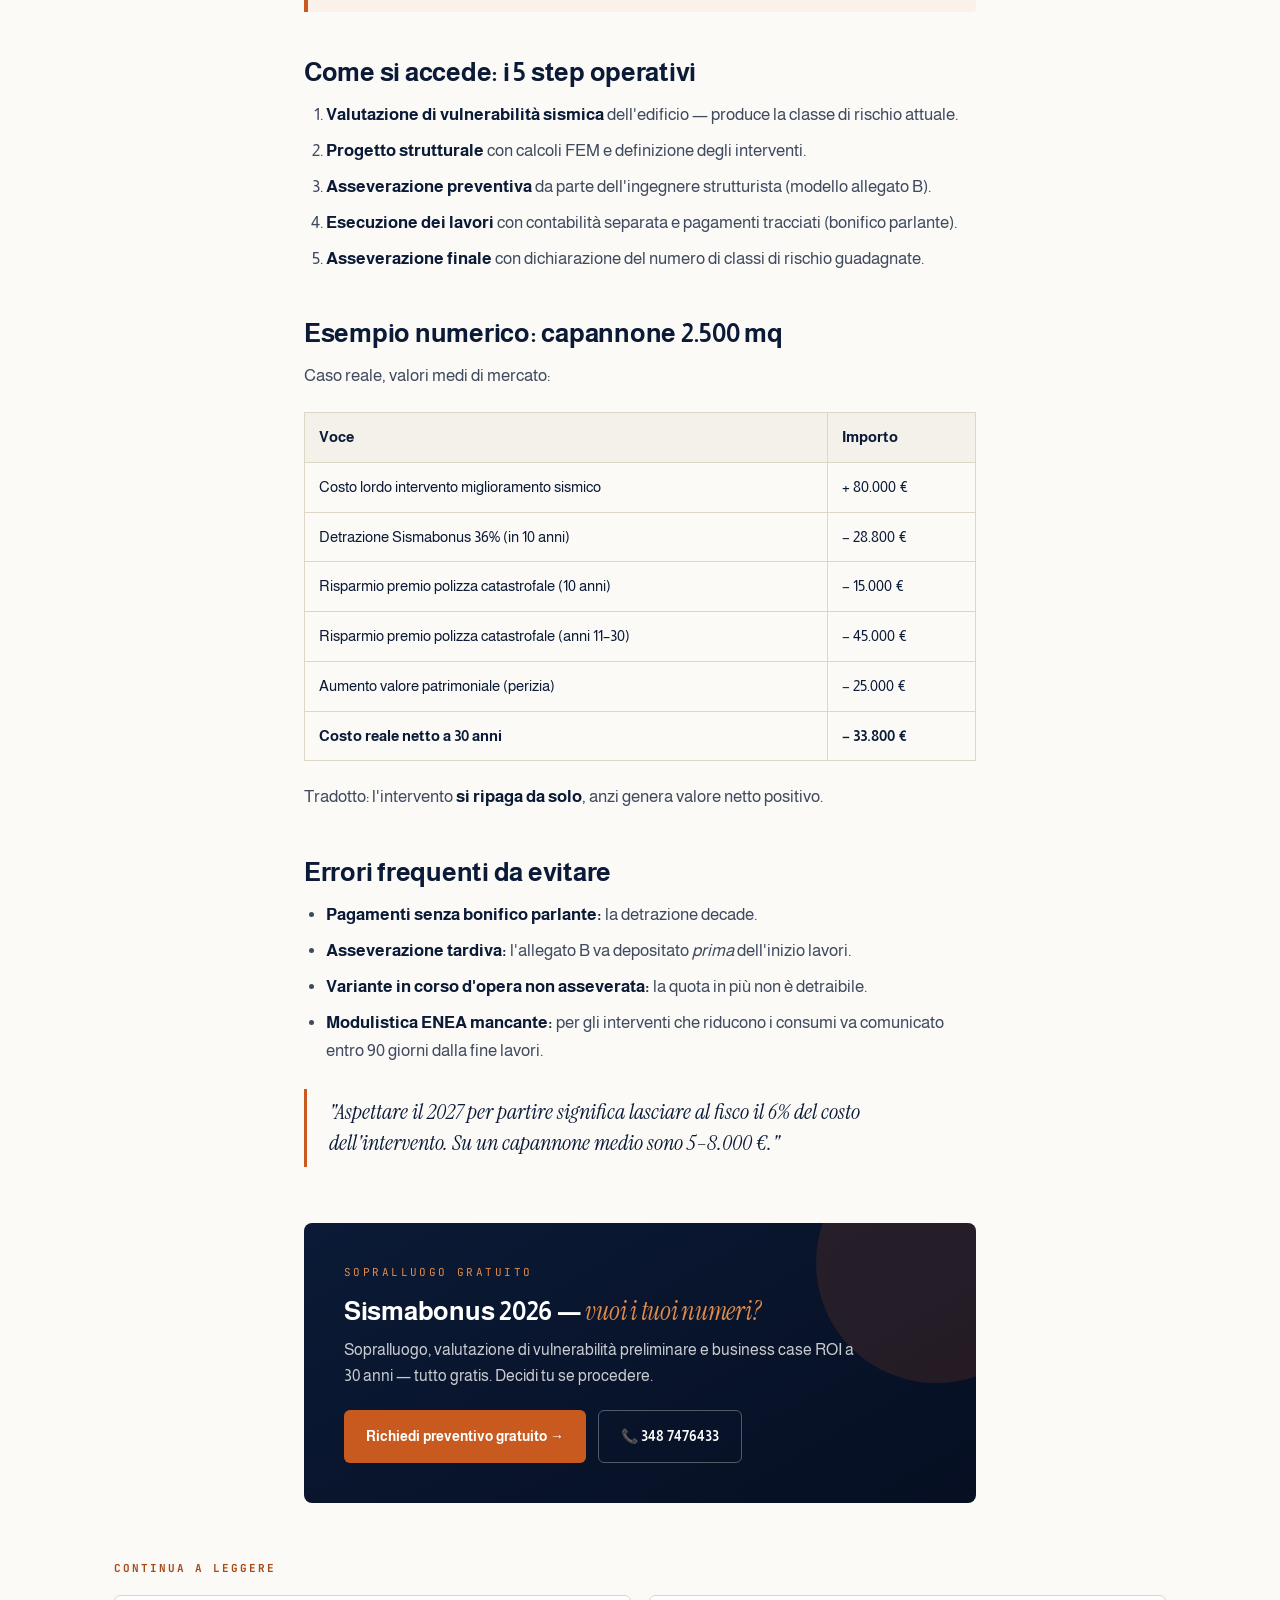
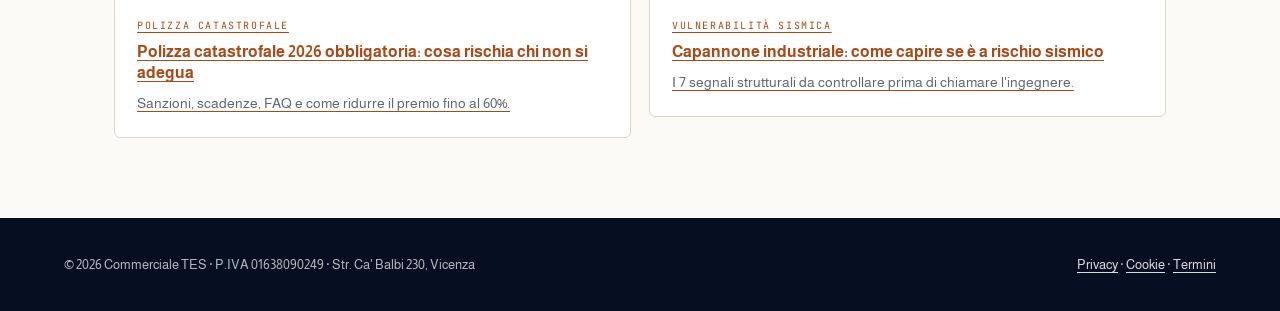
<file: blog/sismabonus-2026-capannoni.html>
<!DOCTYPE html>
<html lang="it">
<head>
<meta charset="UTF-8" />
<meta name="viewport" content="width=device-width, initial-scale=1" />
<title>Sismabonus 2026: come ottenere il 36% di detrazione sui capannoni industriali | Commerciale TES</title>
<meta name="description" content="Guida completa al Sismabonus 2026 per capannoni industriali: aliquote, asseverazione, modulistica, esempio numerico." />
<meta name="keywords" content="sismabonus 2026, sismabonus capannoni, detrazione miglioramento sismico, asseverazione sismabonus" />
<meta name="robots" content="index, follow" />
<link rel="canonical" href="https://www.commercialetes.it/blog/sismabonus-2026-capannoni.html" />
<meta property="og:type" content="article" />
<link rel="preconnect" href="https://fonts.googleapis.com">
<link href="https://fonts.googleapis.com/css2?family=Almarai:wght@300;400;700;800&family=Instrument+Serif:ital@0;1&family=JetBrains+Mono:wght@400;500&display=swap" rel="stylesheet">
<link rel="stylesheet" href="_blog.css">
</head>
<body>

<header class="bl-top">
  <div class="container">
    <a class="bl-brand" href="../Commerciale TES v4 - Pro.html">
      <span class="ic"><svg width="18" height="18" viewBox="0 0 24 24" fill="none" stroke="white" stroke-width="2.5" stroke-linecap="round" stroke-linejoin="round"><path d="M20 13c0 5-3.5 7.5-7.66 8.95a1 1 0 0 1-.67-.01C7.5 20.5 4 18 4 13V6a1 1 0 0 1 1-1c2 0 4.5-1.2 6.24-2.72a1.17 1.17 0 0 1 1.52 0C14.51 3.81 17 5 19 5a1 1 0 0 1 1 1z"/></svg></span>
      <span class="name">COMMERCIALE TES</span>
    </a>
    <a class="bl-back" href="../Commerciale TES v4 - Pro.html#blog">← Tutti gli articoli</a>
  </div>
</header>

<section class="bl-hero">
  <div class="container">
    <span class="cat">Sismabonus</span>
    <h1>Sismabonus 2026: come ottenere il 36% di detrazione sui capannoni industriali</h1>
    <div class="meta">
      <span>📅 15 marzo 2026</span>
      <span>⏱ 5 min di lettura</span>
      <span>✍ Mauro Munaretto</span>
    </div>
  </div>
</section>

<section class="bl-hero-art">
  <div class="frame">
    <svg viewBox="0 0 1400 600" xmlns="http://www.w3.org/2000/svg" preserveAspectRatio="xMidYMid slice">
      <defs>
        <pattern id="grid-sb" width="40" height="40" patternUnits="userSpaceOnUse"><path d="M 40 0 L 0 0 0 40" fill="none" stroke="rgba(232,139,74,0.08)" stroke-width="0.5"/></pattern>
      </defs>
      <rect width="1400" height="600" fill="url(#grid-sb)"/>
      <rect x="0" y="500" width="1400" height="100" fill="rgba(255,255,255,0.04)"/>
      <line x1="0" y1="500" x2="1400" y2="500" stroke="rgba(232,139,74,0.4)" stroke-width="1"/>
      <g opacity="0.3" fill="none" stroke="rgba(232,139,74,0.6)" stroke-width="1"><rect x="40" y="380" width="200" height="120"/><rect x="260" y="360" width="180" height="140"/><rect x="1180" y="370" width="180" height="130"/></g>
      <g stroke="rgba(232,139,74,0.7)" fill="none" stroke-width="1.5"><line x1="500" y1="500" x2="500" y2="220"/><line x1="700" y1="500" x2="700" y2="220"/><line x1="900" y1="500" x2="900" y2="220"/><line x1="1100" y1="500" x2="1100" y2="220"/><line x1="510" y1="500" x2="510" y2="220"/><line x1="710" y1="500" x2="710" y2="220"/><line x1="910" y1="500" x2="910" y2="220"/><line x1="1110" y1="500" x2="1110" y2="220"/><line x1="490" y1="220" x2="1120" y2="220"/><line x1="490" y1="230" x2="1120" y2="230"/><polyline points="480,220 800,140 1120,220"/><line x1="500" y1="320" x2="1100" y2="320" opacity="0.3"/><line x1="500" y1="400" x2="1100" y2="400" opacity="0.3"/></g>
      <g fill="#E08B4A"><circle cx="500" cy="220" r="6"/><circle cx="700" cy="220" r="6"/><circle cx="900" cy="220" r="6"/><circle cx="1100" cy="220" r="6"/><circle cx="800" cy="140" r="6"/></g>
      <g stroke="rgba(232,139,74,0.5)" fill="none" stroke-width="1.5"><line x1="1280" y1="500" x2="1280" y2="100"/><line x1="1280" y1="100" x2="1380" y2="100"/><line x1="1280" y1="100" x2="1180" y2="100"/><line x1="1180" y1="100" x2="1280" y2="140"/><line x1="1380" y1="100" x2="1280" y2="140"/><line x1="1230" y1="100" x2="1230" y2="180"/><rect x="1220" y="180" width="20" height="15"/></g>
      <g stroke="rgba(232,139,74,0.4)" fill="none" stroke-width="0.8"><line x1="500" y1="540" x2="1100" y2="540"/><line x1="500" y1="535" x2="500" y2="545"/><line x1="1100" y1="535" x2="1100" y2="545"/></g>
      <text x="800" y="558" font-family="JetBrains Mono, monospace" font-size="11" fill="rgba(232,139,74,0.5)" text-anchor="middle" letter-spacing="0.05em">SISMABONUS 36% · LAVORI AVVIATI NEL 2026 · DETRAZIONE 10 ANNI</text>
    </svg>
    <div class="topic"><svg width="30" height="30" viewBox="0 0 24 24" fill="none" stroke="currentColor" stroke-width="2" stroke-linecap="round" stroke-linejoin="round"><circle cx="12" cy="12" r="10"/><path d="M12 6v6l4 2"/></svg></div>
  </div>
</section>

<main class="bl-body">
  <div class="container">
    <p class="lede">Il Sismabonus è la detrazione fiscale più potente oggi disponibile per chi vuole adeguare un capannone industriale. Nel 2026 l'aliquota è ancora al 36%; dal 1° gennaio 2027 scenderà al 30%. Cosa significa in pratica per la tua impresa.</p>

    <h2>Cos'è il Sismabonus per le imprese</h2>
    <p>È una detrazione IRES/IRPEF sulle spese sostenute per interventi di miglioramento o adeguamento sismico su immobili strumentali (categorie catastali D, C/3, A/10), purché ubicati in zone sismiche 1, 2 o 3.</p>
    <p>La detrazione è ripartita in <strong>10 quote annuali di pari importo</strong> e scomputata direttamente dall'imposta dovuta. Si applica sui costi di progettazione, esecuzione, perizie, asseverazione e direzione lavori.</p>

    <h2>Aliquote 2026 vs 2027</h2>
    <table>
      <thead><tr><th>Tipo intervento</th><th>2026</th><th>Dal 2027</th></tr></thead>
      <tbody>
        <tr><td>Miglioramento sismico (1 classe)</td><td>36%</td><td>30%</td></tr>
        <tr><td>Miglioramento sismico (2 classi)</td><td>36%</td><td>30%</td></tr>
        <tr><td>Massimale spesa per unità immobiliare</td><td>96.000 €</td><td>96.000 €</td></tr>
      </tbody>
    </table>

    <div class="bl-callout">
      <div class="lbl">CONTO ALLA ROVESCIA</div>
      <p>Su un intervento da 100.000 € la differenza è netta: nel 2026 detrai <strong>36.000 €</strong>, dal 2027 solo <strong>30.000 €</strong>. <strong>6.000 € persi</strong> per chi rimanda.</p>
    </div>

    <h2>Come si accede: i 5 step operativi</h2>
    <ol>
      <li><strong>Valutazione di vulnerabilità sismica</strong> dell'edificio — produce la classe di rischio attuale.</li>
      <li><strong>Progetto strutturale</strong> con calcoli FEM e definizione degli interventi.</li>
      <li><strong>Asseverazione preventiva</strong> da parte dell'ingegnere strutturista (modello allegato B).</li>
      <li><strong>Esecuzione dei lavori</strong> con contabilità separata e pagamenti tracciati (bonifico parlante).</li>
      <li><strong>Asseverazione finale</strong> con dichiarazione del numero di classi di rischio guadagnate.</li>
    </ol>

    <h2>Esempio numerico: capannone 2.500 mq</h2>
    <p>Caso reale, valori medi di mercato:</p>
    <table>
      <thead><tr><th>Voce</th><th>Importo</th></tr></thead>
      <tbody>
        <tr><td>Costo lordo intervento miglioramento sismico</td><td>+ 80.000 €</td></tr>
        <tr><td>Detrazione Sismabonus 36% (in 10 anni)</td><td>− 28.800 €</td></tr>
        <tr><td>Risparmio premio polizza catastrofale (10 anni)</td><td>− 15.000 €</td></tr>
        <tr><td>Risparmio premio polizza catastrofale (anni 11–30)</td><td>− 45.000 €</td></tr>
        <tr><td>Aumento valore patrimoniale (perizia)</td><td>− 25.000 €</td></tr>
        <tr><td><strong>Costo reale netto a 30 anni</strong></td><td><strong>− 33.800 €</strong></td></tr>
      </tbody>
    </table>
    <p>Tradotto: l'intervento <strong>si ripaga da solo</strong>, anzi genera valore netto positivo.</p>

    <h2>Errori frequenti da evitare</h2>
    <ul>
      <li><strong>Pagamenti senza bonifico parlante:</strong> la detrazione decade.</li>
      <li><strong>Asseverazione tardiva:</strong> l'allegato B va depositato <em>prima</em> dell'inizio lavori.</li>
      <li><strong>Variante in corso d'opera non asseverata:</strong> la quota in più non è detraibile.</li>
      <li><strong>Modulistica ENEA mancante:</strong> per gli interventi che riducono i consumi va comunicato entro 90 giorni dalla fine lavori.</li>
    </ul>

    <blockquote>"Aspettare il 2027 per partire significa lasciare al fisco il 6% del costo dell'intervento. Su un capannone medio sono 5–8.000 €."</blockquote>

    <div class="bl-cta">
      <div class="eyebrow">Sopralluogo gratuito</div>
      <h3>Sismabonus 2026 — <span class="acc">vuoi i tuoi numeri?</span></h3>
      <p>Sopralluogo, valutazione di vulnerabilità preliminare e business case ROI a 30 anni — tutto gratis. Decidi tu se procedere.</p>
      <div class="ctas">
        <a class="btn btn-orange" href="../Commerciale TES v4 - Pro.html#contatti">Richiedi preventivo gratuito →</a>
        <a class="btn btn-ghost" href="tel:+393487476433">📞 348 7476433</a>
      </div>
    </div>
  </div>
</main>

<section class="bl-related">
  <div class="container">
    <h4>Continua a leggere</h4>
    <div class="grid">
      <a href="polizza-catastrofale-2026.html"><div class="card"><div class="cat">Polizza Catastrofale</div><h5>Polizza catastrofale 2026 obbligatoria: cosa rischia chi non si adegua</h5><p>Sanzioni, scadenze, FAQ e come ridurre il premio fino al 60%.</p></div></a>
      <a href="capannone-rischio-sismico.html"><div class="card"><div class="cat">Vulnerabilità sismica</div><h5>Capannone industriale: come capire se è a rischio sismico</h5><p>I 7 segnali strutturali da controllare prima di chiamare l'ingegnere.</p></div></a>
    </div>
  </div>
</section>

<footer class="bl-foot">
  <div class="container">
    <div>© <span id="y"></span> Commerciale TES · P.IVA 01638090249 · Str. Ca' Balbi 230, Vicenza</div>
    <div><a href="../legal/privacy.html">Privacy</a> · <a href="../legal/cookie.html">Cookie</a> · <a href="../legal/termini.html">Termini</a></div>
  </div>
</footer>
<script>document.getElementById("y").textContent = new Date().getFullYear();</script>
</body>
</html>
</file>
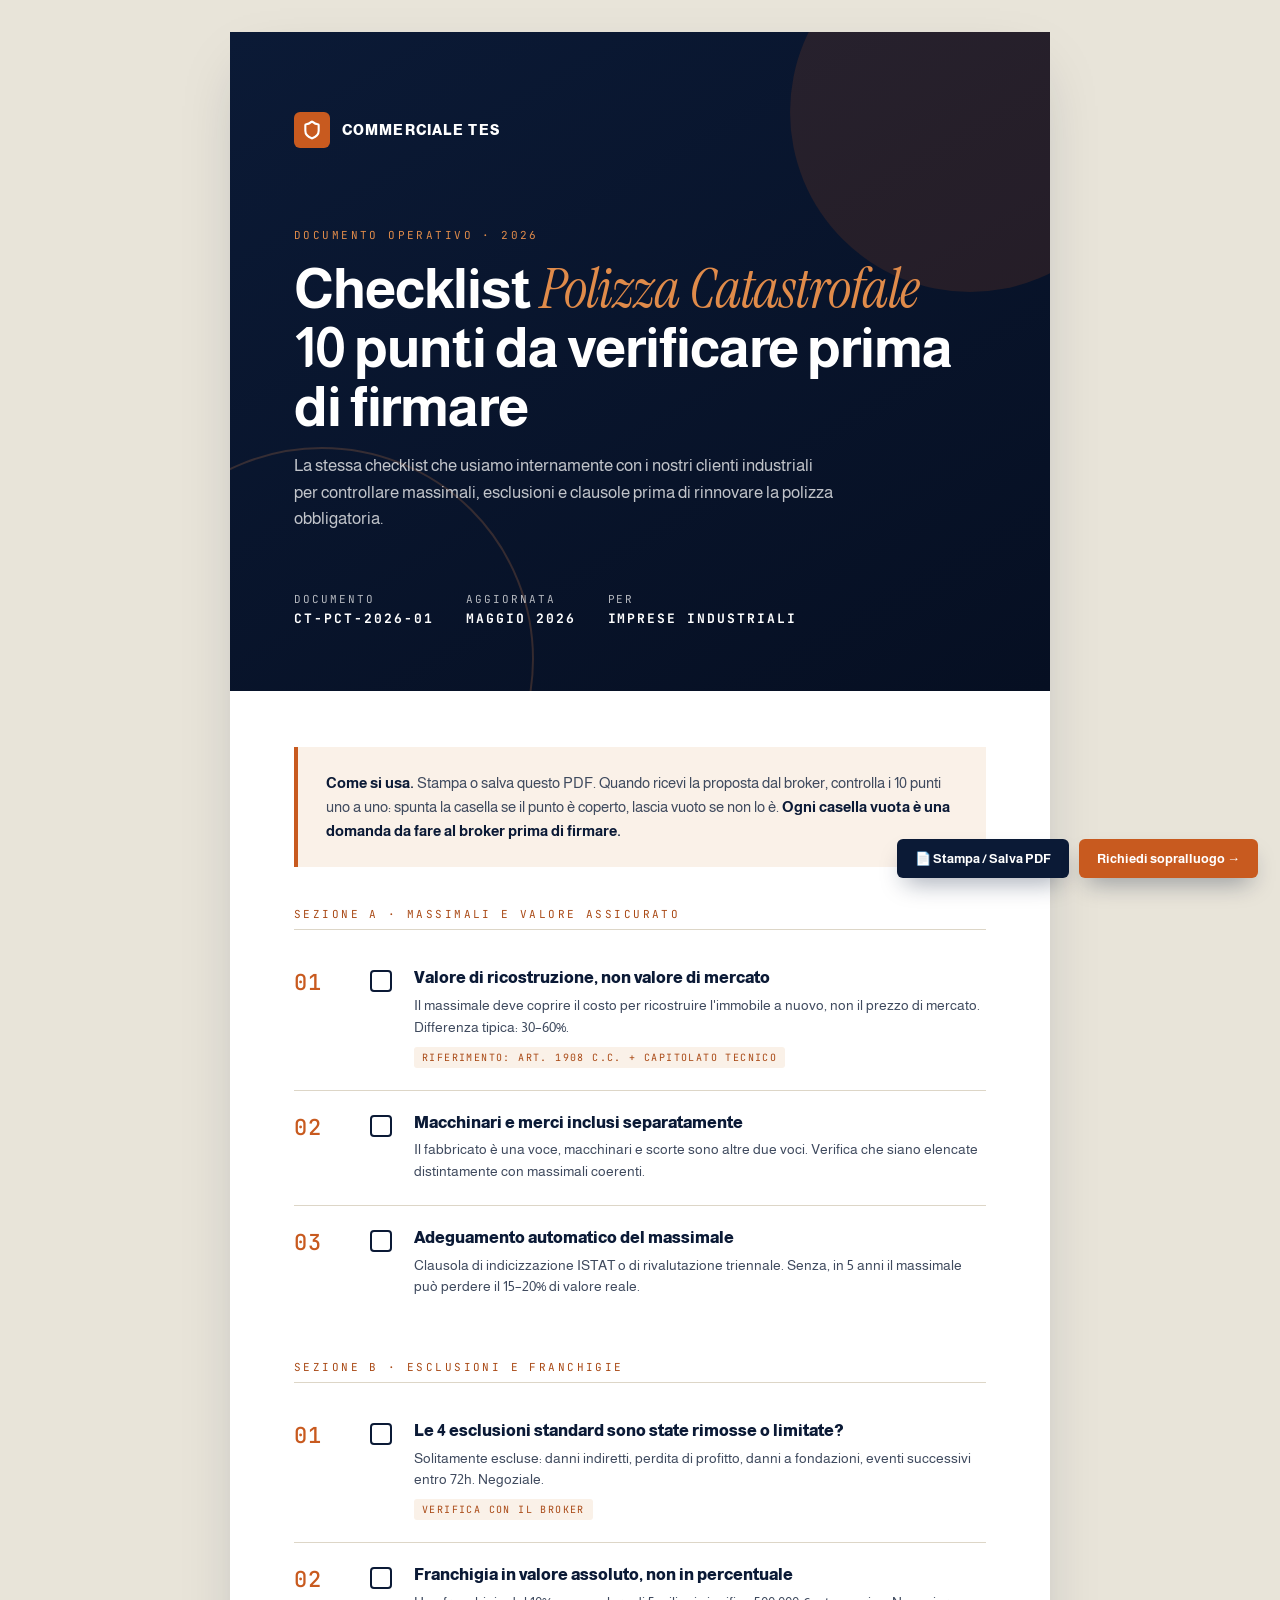
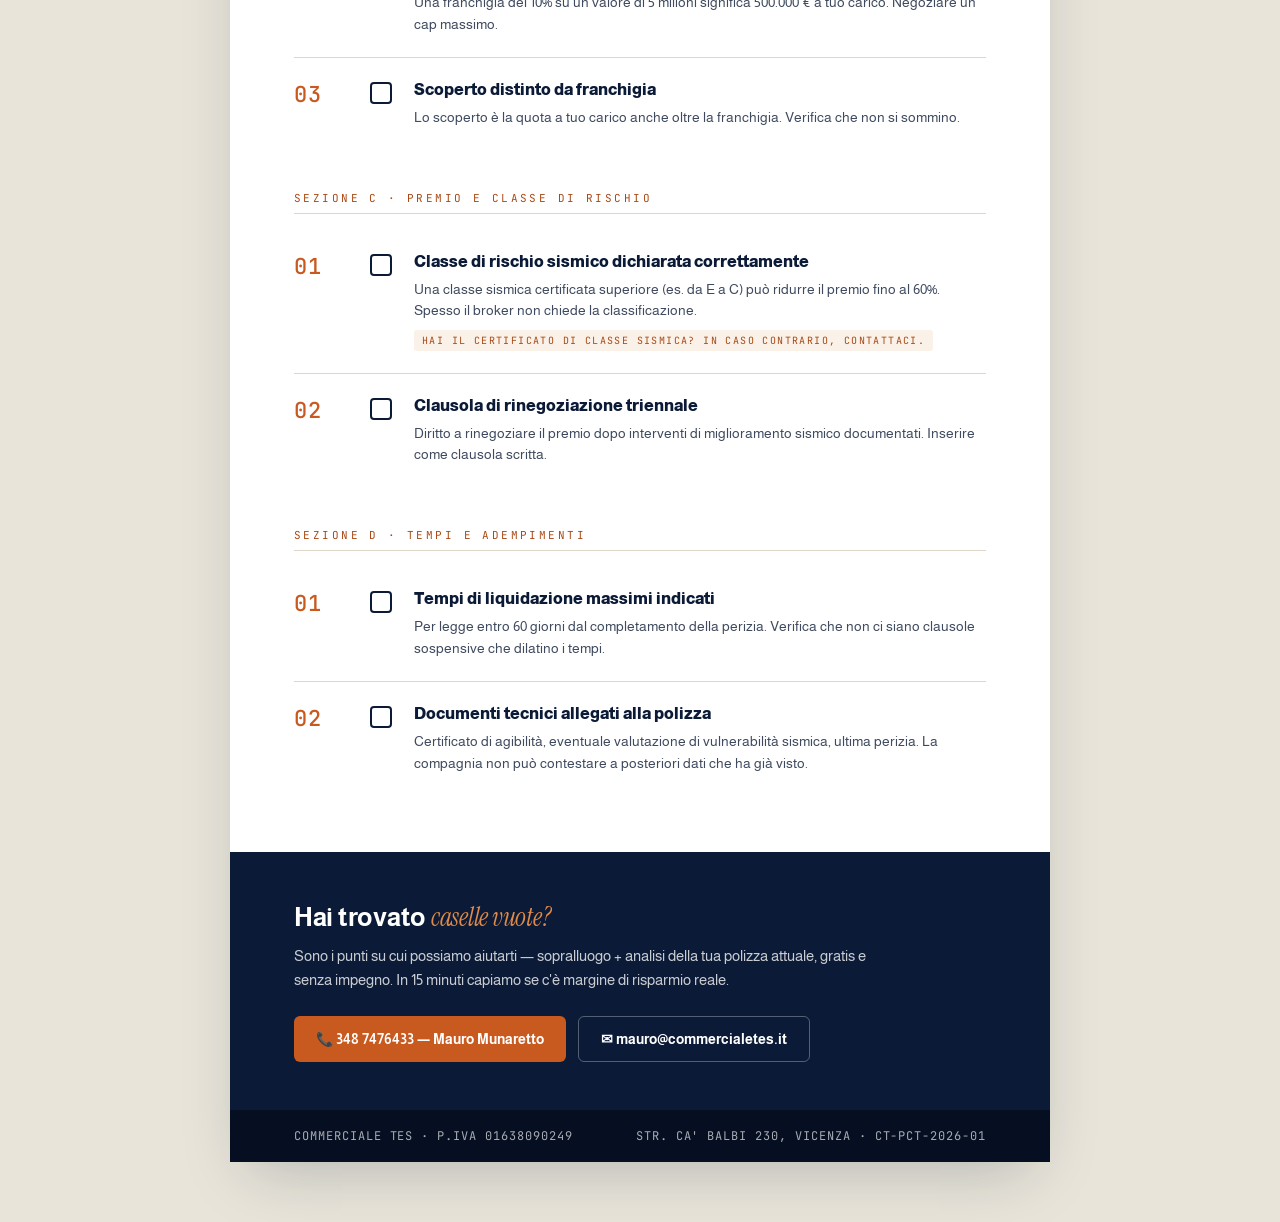
<file: legal/checklist-commerciale-tes.html>
<!DOCTYPE html>
<html lang="it">
<head>
<meta charset="UTF-8" />
<meta name="viewport" content="width=device-width, initial-scale=1" />
<title>Checklist Polizza Catastrofale 2026 — Commerciale TES</title>
<meta name="description" content="La checklist 10 punti per controllare la tua polizza catastrofale 2026. A cura di Commerciale TES." />
<meta name="robots" content="noindex, nofollow" />
<link rel="preconnect" href="https://fonts.googleapis.com">
<link href="https://fonts.googleapis.com/css2?family=Almarai:wght@300;400;700;800&family=Instrument+Serif:ital@0;1&family=JetBrains+Mono:wght@400;500&display=swap" rel="stylesheet">
<style>
  :root {
    --navy:#0B1A36; --navy-dark:#060F22; --orange:#C85A1F; --orange-dark:#A94915; --orange-light:#E08B4A; --orange-tint:#FAF1E8;
    --bg:#FBFAF7; --bg-alt:#F4F1EB; --line:#DDD6C7; --text:#0B1A36; --text-mute:#3F4A5E; --text-soft:#5C6678;
    --font-sans:'Almarai',sans-serif; --font-serif:'Instrument Serif',Georgia,serif; --font-mono:'JetBrains Mono',monospace;
  }
  * { box-sizing: border-box; }
  body { margin: 0; font-family: var(--font-sans); background: #E8E4D9; color: var(--text); padding: 32px 16px; }
  .page { max-width: 820px; margin: 0 auto 28px; background: white; box-shadow: 0 24px 60px -20px rgba(11,26,54,0.25); position: relative; overflow: hidden; }
  .page-inner { padding: 56px 64px; }
  @media (max-width: 700px) { .page-inner { padding: 36px 28px; } }
  /* Cover */
  .cover { background: linear-gradient(150deg, var(--navy) 0%, var(--navy-dark) 100%); color: white; padding: 80px 64px 64px; position: relative; overflow: hidden; }
  .cover::before { content: ""; position: absolute; top: -100px; right: -100px; width: 360px; height: 360px; background: var(--orange); opacity: 0.15; border-radius: 50%; }
  .cover::after { content: ""; position: absolute; bottom: -180px; left: -120px; width: 420px; height: 420px; border: 2px solid rgba(232,139,74,0.2); border-radius: 50%; }
  .cover .brand { display: flex; align-items: center; gap: 12px; margin-bottom: 80px; position: relative; z-index: 2; }
  .cover .brand .ic { width: 36px; height: 36px; background: var(--orange); border-radius: 6px; display: flex; align-items: center; justify-content: center; }
  .cover .brand .name { font-weight: 800; letter-spacing: 0.08em; font-size: 14px; }
  .cover .doc-type { font-family: var(--font-mono); font-size: 11px; letter-spacing: 0.22em; text-transform: uppercase; color: var(--orange-light); margin-bottom: 18px; position: relative; z-index: 2; }
  .cover h1 { font-size: clamp(36px, 5.5vw, 56px); font-weight: 700; letter-spacing: -0.02em; line-height: 1.05; margin: 0 0 14px; position: relative; z-index: 2; }
  .cover h1 .acc { color: var(--orange-light); font-family: var(--font-serif); font-style: italic; font-weight: 400; }
  .cover .sub { font-size: 17px; color: rgba(255,255,255,0.75); max-width: 540px; line-height: 1.55; position: relative; z-index: 2; }
  .cover .meta-row { margin-top: 60px; display: flex; gap: 32px; flex-wrap: wrap; font-family: var(--font-mono); font-size: 11px; letter-spacing: 0.18em; text-transform: uppercase; color: rgba(255,255,255,0.7); position: relative; z-index: 2; }
  .cover .meta-row .v { color: white; font-weight: 700; display: block; margin-top: 4px; font-size: 13px; }

  /* Body */
  .intro { background: var(--orange-tint); border-left: 4px solid var(--orange); padding: 24px 28px; margin-bottom: 36px; }
  .intro p { margin: 0; color: var(--text-mute); font-size: 15px; line-height: 1.6; }
  .intro strong { color: var(--text); }

  .check-list { list-style: none; padding: 0; margin: 0; counter-reset: chk; }
  .check-list li { counter-increment: chk; display: grid; grid-template-columns: 60px 28px 1fr; gap: 16px; align-items: start; padding: 22px 0; border-bottom: 1px solid var(--line); }
  .check-list li:last-child { border-bottom: none; }
  .check-list li::before { content: counter(chk, decimal-leading-zero); font-family: var(--font-mono); font-size: 22px; font-weight: 500; color: var(--orange); letter-spacing: 0.04em; }
  .check-list .box { width: 22px; height: 22px; border: 2px solid var(--navy); border-radius: 4px; margin-top: 2px; }
  .check-list .body h3 { font-size: 16px; font-weight: 800; color: var(--navy); margin: 0 0 6px; line-height: 1.3; }
  .check-list .body p { font-size: 14px; color: var(--text-mute); line-height: 1.55; margin: 0; }
  .check-list .body .hint { display: inline-block; margin-top: 8px; font-family: var(--font-mono); font-size: 10px; letter-spacing: 0.14em; text-transform: uppercase; color: var(--orange-dark); background: var(--orange-tint); padding: 4px 8px; border-radius: 3px; }

  .section-h { font-family: var(--font-mono); font-size: 11px; letter-spacing: 0.22em; text-transform: uppercase; color: var(--orange-dark); margin: 40px 0 16px; padding-bottom: 8px; border-bottom: 1px solid var(--line); }

  /* CTA finale */
  .final { background: var(--navy); color: white; padding: 48px 64px; }
  .final h2 { font-size: 26px; margin: 0 0 10px; letter-spacing: -0.01em; }
  .final h2 .acc { color: var(--orange-light); font-family: var(--font-serif); font-style: italic; font-weight: 400; }
  .final p { color: rgba(255,255,255,0.78); font-size: 15px; margin: 0 0 24px; line-height: 1.6; max-width: 580px; }
  .final .ctas { display: flex; gap: 12px; flex-wrap: wrap; }
  .final .btn { display: inline-flex; align-items: center; gap: 10px; padding: 14px 22px; border-radius: 6px; text-decoration: none; font-weight: 700; font-size: 14px; transition: transform .2s; }
  .final .btn:hover { transform: translateY(-2px); }
  .final .btn-orange { background: var(--orange); color: white; }
  .final .btn-ghost { background: transparent; color: white; border: 1px solid rgba(255,255,255,0.3); }

  /* Foot */
  .doc-foot { background: var(--navy-dark); color: rgba(255,255,255,0.65); padding: 18px 64px; font-size: 12px; display: flex; justify-content: space-between; flex-wrap: wrap; gap: 12px; font-family: var(--font-mono); letter-spacing: 0.08em; }
  @media (max-width: 700px) { .cover, .final { padding-left: 28px; padding-right: 28px; } .doc-foot { padding-left: 28px; padding-right: 28px; } }

  /* Print actions */
  .print-bar { position: fixed; bottom: 22px; right: 22px; display: flex; gap: 10px; z-index: 50; }
  .print-bar button { background: var(--navy); color: white; border: none; padding: 12px 18px; border-radius: 6px; font-family: var(--font-sans); font-weight: 700; font-size: 13px; cursor: pointer; box-shadow: 0 12px 24px -8px rgba(11,26,54,0.4); }
  .print-bar button.orange { background: var(--orange); }
  @media print {
    body { background: white; padding: 0; }
    .page { box-shadow: none; }
    .print-bar { display: none; }
  }
</style>
</head>
<body>

<div class="page">

  <!-- Cover -->
  <div class="cover">
    <div class="brand">
      <span class="ic"><svg width="20" height="20" viewBox="0 0 24 24" fill="none" stroke="white" stroke-width="2.5" stroke-linecap="round" stroke-linejoin="round"><path d="M20 13c0 5-3.5 7.5-7.66 8.95a1 1 0 0 1-.67-.01C7.5 20.5 4 18 4 13V6a1 1 0 0 1 1-1c2 0 4.5-1.2 6.24-2.72a1.17 1.17 0 0 1 1.52 0C14.51 3.81 17 5 19 5a1 1 0 0 1 1 1z"/></svg></span>
      <span class="name">COMMERCIALE TES</span>
    </div>
    <div class="doc-type">Documento operativo · 2026</div>
    <h1>Checklist <span class="acc">Polizza Catastrofale</span><br>10 punti da verificare prima di firmare</h1>
    <p class="sub">La stessa checklist che usiamo internamente con i nostri clienti industriali per controllare massimali, esclusioni e clausole prima di rinnovare la polizza obbligatoria.</p>
    <div class="meta-row">
      <div>Documento<span class="v">CT-PCT-2026-01</span></div>
      <div>Aggiornata<span class="v">Maggio 2026</span></div>
      <div>Per<span class="v">Imprese industriali</span></div>
    </div>
  </div>

  <div class="page-inner">

    <div class="intro">
      <p><strong>Come si usa.</strong> Stampa o salva questo PDF. Quando ricevi la proposta dal broker, controlla i 10 punti uno a uno: spunta la casella se il punto è coperto, lascia vuoto se non lo è. <strong>Ogni casella vuota è una domanda da fare al broker prima di firmare.</strong></p>
    </div>

    <div class="section-h">Sezione A · Massimali e valore assicurato</div>
    <ol class="check-list">
      <li>
        <div class="box"></div>
        <div class="body"><h3>Valore di ricostruzione, non valore di mercato</h3><p>Il massimale deve coprire il costo per ricostruire l'immobile a nuovo, non il prezzo di mercato. Differenza tipica: 30–60%.</p><span class="hint">Riferimento: art. 1908 c.c. + capitolato tecnico</span></div>
      </li>
      <li>
        <div class="box"></div>
        <div class="body"><h3>Macchinari e merci inclusi separatamente</h3><p>Il fabbricato è una voce, macchinari e scorte sono altre due voci. Verifica che siano elencate distintamente con massimali coerenti.</p></div>
      </li>
      <li>
        <div class="box"></div>
        <div class="body"><h3>Adeguamento automatico del massimale</h3><p>Clausola di indicizzazione ISTAT o di rivalutazione triennale. Senza, in 5 anni il massimale può perdere il 15–20% di valore reale.</p></div>
      </li>
    </ol>

    <div class="section-h">Sezione B · Esclusioni e franchigie</div>
    <ol class="check-list" start="4">
      <li>
        <div class="box"></div>
        <div class="body"><h3>Le 4 esclusioni standard sono state rimosse o limitate?</h3><p>Solitamente escluse: danni indiretti, perdita di profitto, danni a fondazioni, eventi successivi entro 72h. Negoziale.</p><span class="hint">Verifica con il broker</span></div>
      </li>
      <li>
        <div class="box"></div>
        <div class="body"><h3>Franchigia in valore assoluto, non in percentuale</h3><p>Una franchigia del 10% su un valore di 5 milioni significa 500.000 € a tuo carico. Negoziare un cap massimo.</p></div>
      </li>
      <li>
        <div class="box"></div>
        <div class="body"><h3>Scoperto distinto da franchigia</h3><p>Lo scoperto è la quota a tuo carico anche oltre la franchigia. Verifica che non si sommino.</p></div>
      </li>
    </ol>

    <div class="section-h">Sezione C · Premio e classe di rischio</div>
    <ol class="check-list" start="7">
      <li>
        <div class="box"></div>
        <div class="body"><h3>Classe di rischio sismico dichiarata correttamente</h3><p>Una classe sismica certificata superiore (es. da E a C) può ridurre il premio fino al 60%. Spesso il broker non chiede la classificazione.</p><span class="hint">Hai il certificato di classe sismica? In caso contrario, contattaci.</span></div>
      </li>
      <li>
        <div class="box"></div>
        <div class="body"><h3>Clausola di rinegoziazione triennale</h3><p>Diritto a rinegoziare il premio dopo interventi di miglioramento sismico documentati. Inserire come clausola scritta.</p></div>
      </li>
    </ol>

    <div class="section-h">Sezione D · Tempi e adempimenti</div>
    <ol class="check-list" start="9">
      <li>
        <div class="box"></div>
        <div class="body"><h3>Tempi di liquidazione massimi indicati</h3><p>Per legge entro 60 giorni dal completamento della perizia. Verifica che non ci siano clausole sospensive che dilatino i tempi.</p></div>
      </li>
      <li>
        <div class="box"></div>
        <div class="body"><h3>Documenti tecnici allegati alla polizza</h3><p>Certificato di agibilità, eventuale valutazione di vulnerabilità sismica, ultima perizia. La compagnia non può contestare a posteriori dati che ha già visto.</p></div>
      </li>
    </ol>

  </div>

  <!-- CTA -->
  <div class="final">
    <h2>Hai trovato <span class="acc">caselle vuote?</span></h2>
    <p>Sono i punti su cui possiamo aiutarti — sopralluogo + analisi della tua polizza attuale, gratis e senza impegno. In 15 minuti capiamo se c'è margine di risparmio reale.</p>
    <div class="ctas">
      <a class="btn btn-orange" href="tel:+393487476433">📞 348 7476433 — Mauro Munaretto</a>
      <a class="btn btn-ghost" href="mailto:mauro@commercialetes.it">✉ mauro@commercialetes.it</a>
    </div>
  </div>

  <div class="doc-foot">
    <div>COMMERCIALE TES · P.IVA 01638090249</div>
    <div>STR. CA' BALBI 230, VICENZA · CT-PCT-2026-01</div>
  </div>

</div>

<div class="print-bar">
  <button onclick="window.print()">📄 Stampa / Salva PDF</button>
  <button class="orange" onclick="window.location.href='../Commerciale TES v4 - Pro.html#contatti'">Richiedi sopralluogo →</button>
</div>

</body>
</html>
</file>
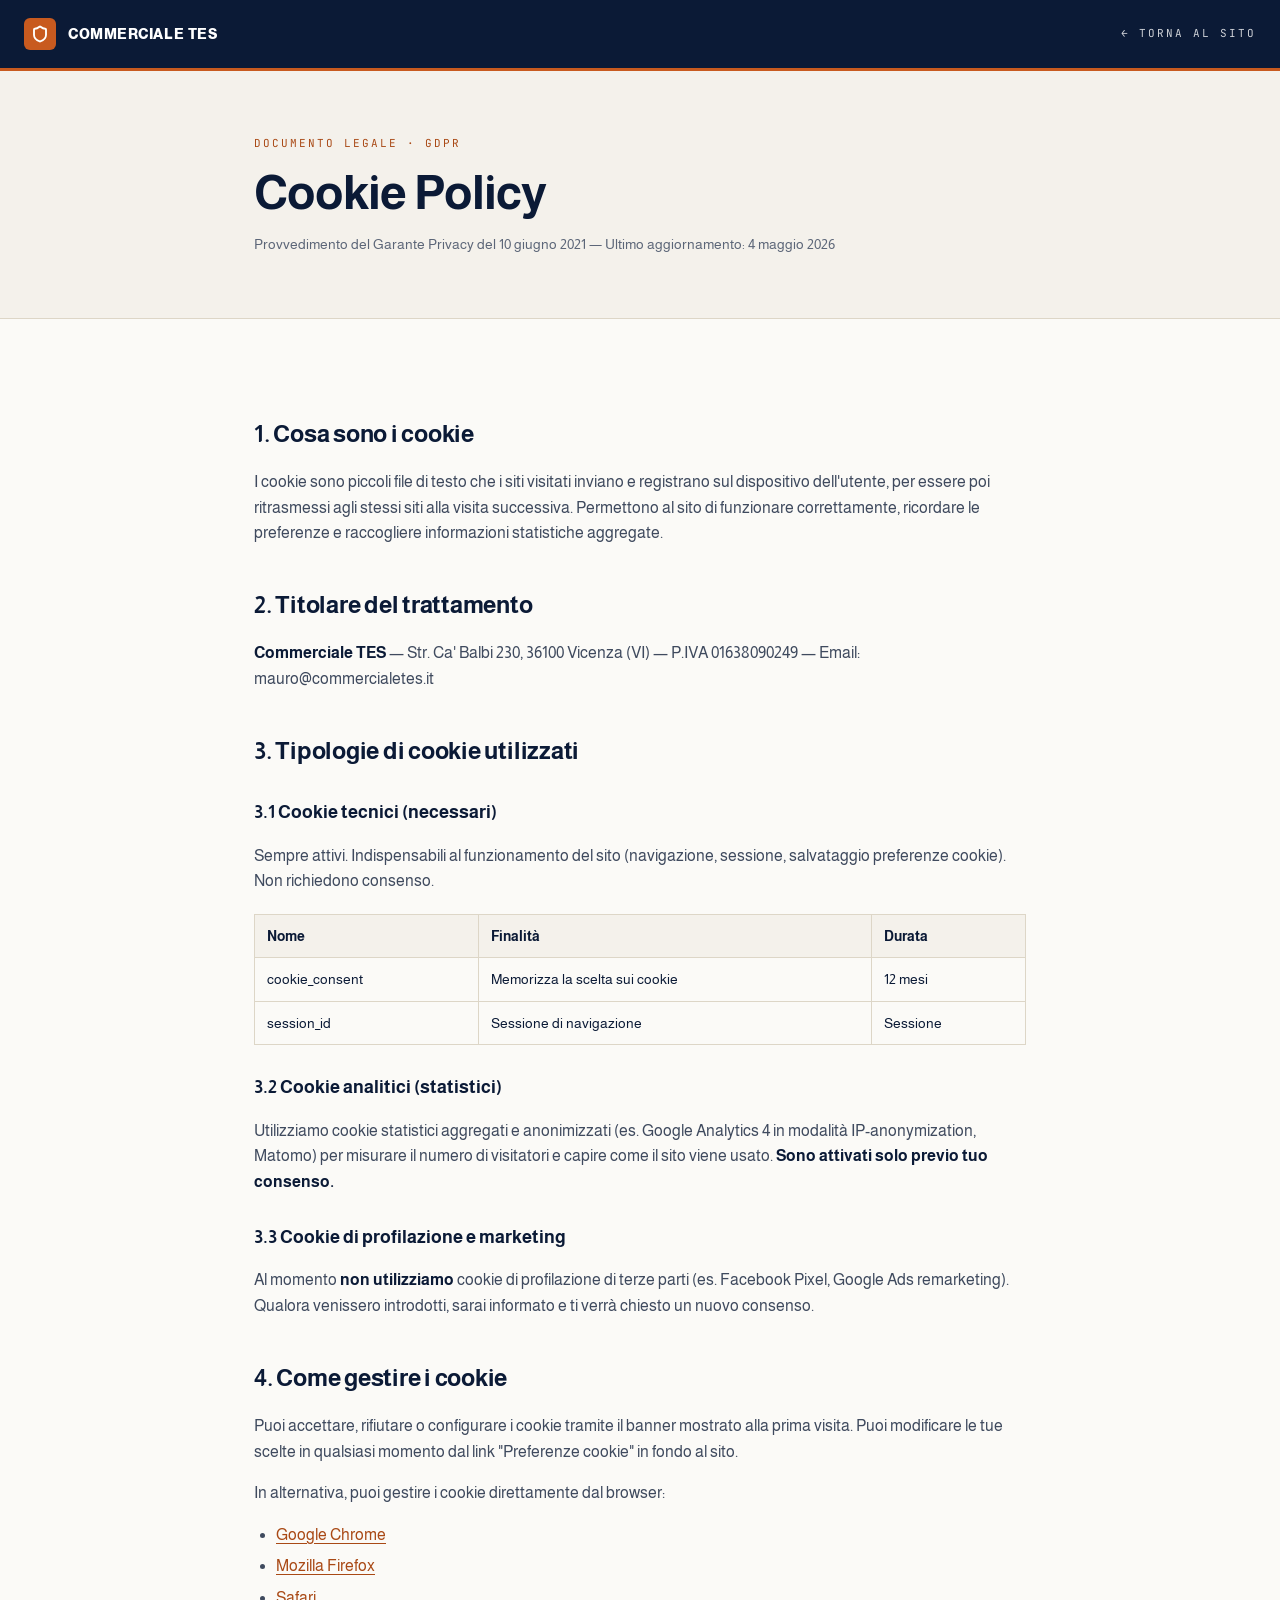
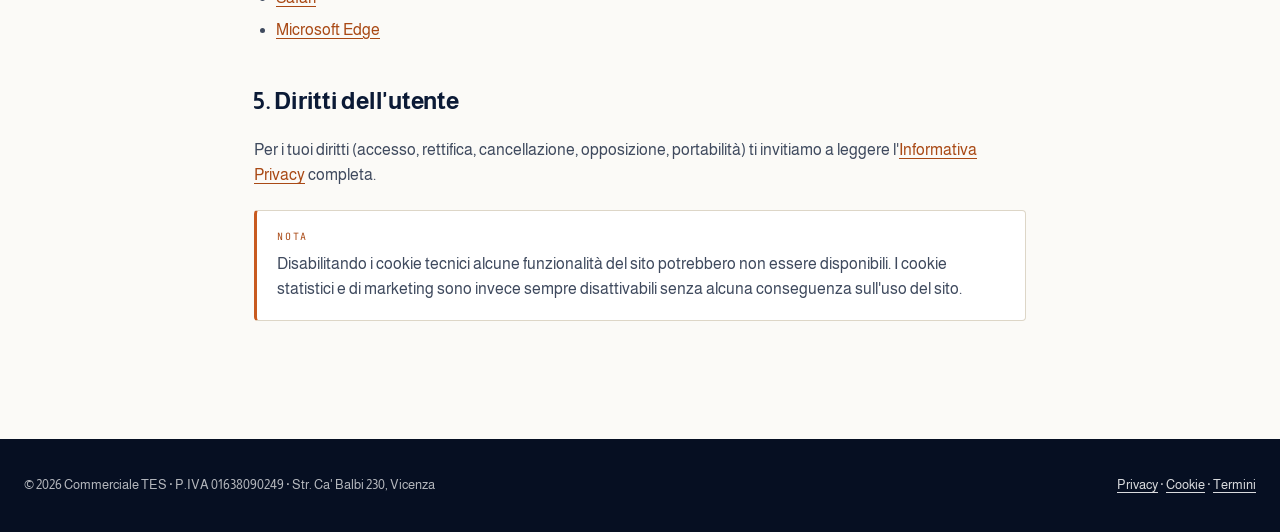
<file: legal/cookie.html>
<!DOCTYPE html>
<html lang="it">
<head>
<meta charset="UTF-8" />
<meta name="viewport" content="width=device-width, initial-scale=1" />
<title>Cookie Policy — Commerciale TES</title>
<meta name="description" content="Cookie policy ai sensi del Provvedimento del Garante Privacy 10/06/2021 e del Reg. UE 2016/679." />
<meta name="robots" content="index, follow" />
<link rel="preconnect" href="https://fonts.googleapis.com">
<link href="https://fonts.googleapis.com/css2?family=Almarai:wght@300;400;700;800&family=Instrument+Serif:ital@0;1&family=JetBrains+Mono:wght@400;500&display=swap" rel="stylesheet">
<link rel="stylesheet" href="_legal.css">
</head>
<body>

<header class="legal-top">
  <div class="container">
    <a class="legal-brand" href="../Commerciale TES v4 - Pro.html">
      <span class="ic"><svg width="18" height="18" viewBox="0 0 24 24" fill="none" stroke="white" stroke-width="2.5" stroke-linecap="round" stroke-linejoin="round"><path d="M20 13c0 5-3.5 7.5-7.66 8.95a1 1 0 0 1-.67-.01C7.5 20.5 4 18 4 13V6a1 1 0 0 1 1-1c2 0 4.5-1.2 6.24-2.72a1.17 1.17 0 0 1 1.52 0C14.51 3.81 17 5 19 5a1 1 0 0 1 1 1z"/></svg></span>
      <span class="name">COMMERCIALE TES</span>
    </a>
    <a class="legal-back" href="../Commerciale TES v4 - Pro.html">← Torna al sito</a>
  </div>
</header>

<section class="legal-hero">
  <div class="container">
    <div class="eyebrow">Documento legale · GDPR</div>
    <h1>Cookie Policy</h1>
    <p class="meta">Provvedimento del Garante Privacy del 10 giugno 2021 — Ultimo aggiornamento: 4 maggio 2026</p>
  </div>
</section>

<main class="legal-body">
  <div class="container">

    <h2>1. Cosa sono i cookie</h2>
    <p>I cookie sono piccoli file di testo che i siti visitati inviano e registrano sul dispositivo dell'utente, per essere poi ritrasmessi agli stessi siti alla visita successiva. Permettono al sito di funzionare correttamente, ricordare le preferenze e raccogliere informazioni statistiche aggregate.</p>

    <h2>2. Titolare del trattamento</h2>
    <p><strong>Commerciale TES</strong> — Str. Ca' Balbi 230, 36100 Vicenza (VI) — P.IVA 01638090249 — Email: mauro@commercialetes.it</p>

    <h2>3. Tipologie di cookie utilizzati</h2>

    <h3>3.1 Cookie tecnici (necessari)</h3>
    <p>Sempre attivi. Indispensabili al funzionamento del sito (navigazione, sessione, salvataggio preferenze cookie). Non richiedono consenso.</p>
    <table>
      <thead><tr><th>Nome</th><th>Finalità</th><th>Durata</th></tr></thead>
      <tbody>
        <tr><td>cookie_consent</td><td>Memorizza la scelta sui cookie</td><td>12 mesi</td></tr>
        <tr><td>session_id</td><td>Sessione di navigazione</td><td>Sessione</td></tr>
      </tbody>
    </table>

    <h3>3.2 Cookie analitici (statistici)</h3>
    <p>Utilizziamo cookie statistici aggregati e anonimizzati (es. Google Analytics 4 in modalità IP-anonymization, Matomo) per misurare il numero di visitatori e capire come il sito viene usato. <strong>Sono attivati solo previo tuo consenso.</strong></p>

    <h3>3.3 Cookie di profilazione e marketing</h3>
    <p>Al momento <strong>non utilizziamo</strong> cookie di profilazione di terze parti (es. Facebook Pixel, Google Ads remarketing). Qualora venissero introdotti, sarai informato e ti verrà chiesto un nuovo consenso.</p>

    <h2>4. Come gestire i cookie</h2>
    <p>Puoi accettare, rifiutare o configurare i cookie tramite il banner mostrato alla prima visita. Puoi modificare le tue scelte in qualsiasi momento dal link "Preferenze cookie" in fondo al sito.</p>
    <p>In alternativa, puoi gestire i cookie direttamente dal browser:</p>
    <ul>
      <li><a href="https://support.google.com/chrome/answer/95647" target="_blank" rel="noopener">Google Chrome</a></li>
      <li><a href="https://support.mozilla.org/it/kb/Gestione%20dei%20cookie" target="_blank" rel="noopener">Mozilla Firefox</a></li>
      <li><a href="https://support.apple.com/it-it/guide/safari/sfri11471/mac" target="_blank" rel="noopener">Safari</a></li>
      <li><a href="https://support.microsoft.com/it-it/microsoft-edge" target="_blank" rel="noopener">Microsoft Edge</a></li>
    </ul>

    <h2>5. Diritti dell'utente</h2>
    <p>Per i tuoi diritti (accesso, rettifica, cancellazione, opposizione, portabilità) ti invitiamo a leggere l'<a href="privacy.html">Informativa Privacy</a> completa.</p>

    <div class="callout">
      <div class="lbl">NOTA</div>
      <p style="margin:0;">Disabilitando i cookie tecnici alcune funzionalità del sito potrebbero non essere disponibili. I cookie statistici e di marketing sono invece sempre disattivabili senza alcuna conseguenza sull'uso del sito.</p>
    </div>

  </div>
</main>

<footer class="legal-foot">
  <div class="container">
    <div>© <span id="y"></span> Commerciale TES · P.IVA 01638090249 · Str. Ca' Balbi 230, Vicenza</div>
    <div><a href="privacy.html">Privacy</a> · <a href="cookie.html">Cookie</a> · <a href="termini.html">Termini</a></div>
  </div>
</footer>
<script>document.getElementById("y").textContent = new Date().getFullYear();</script>
</body>
</html>
</file>
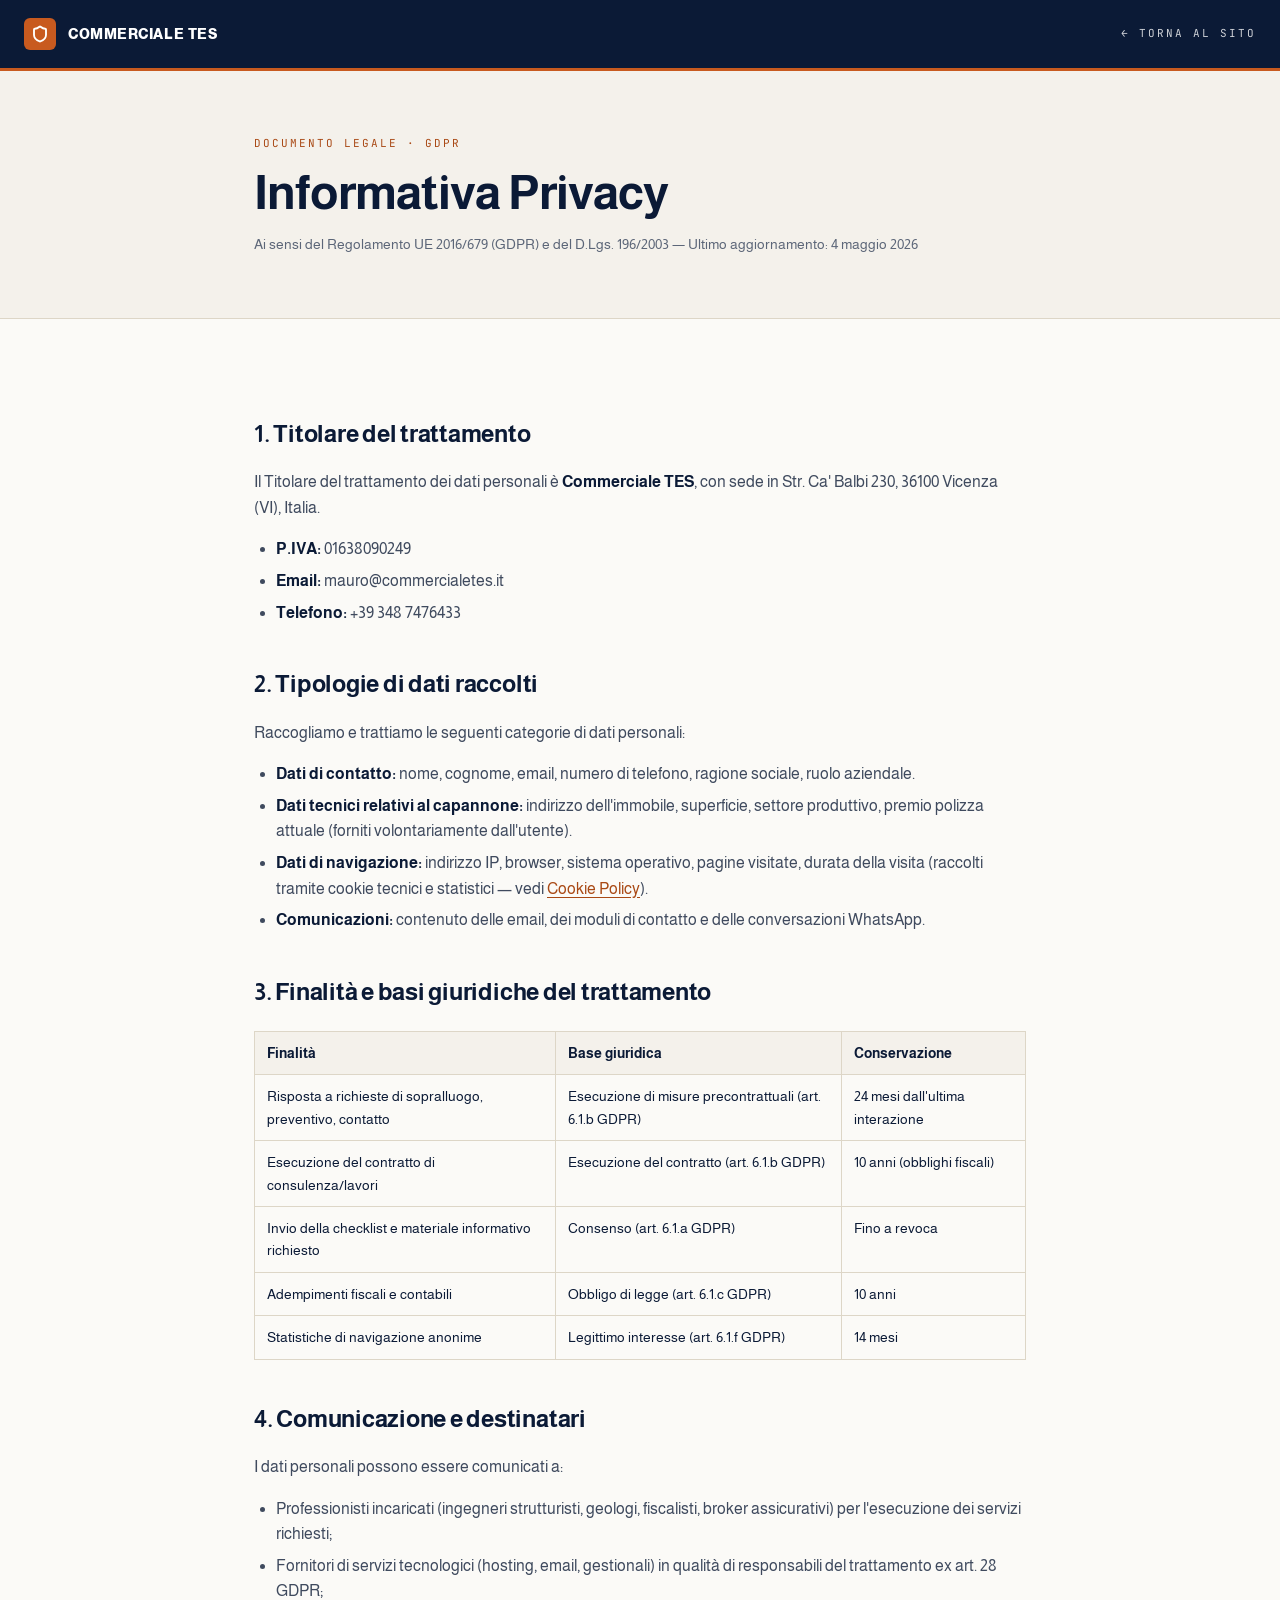
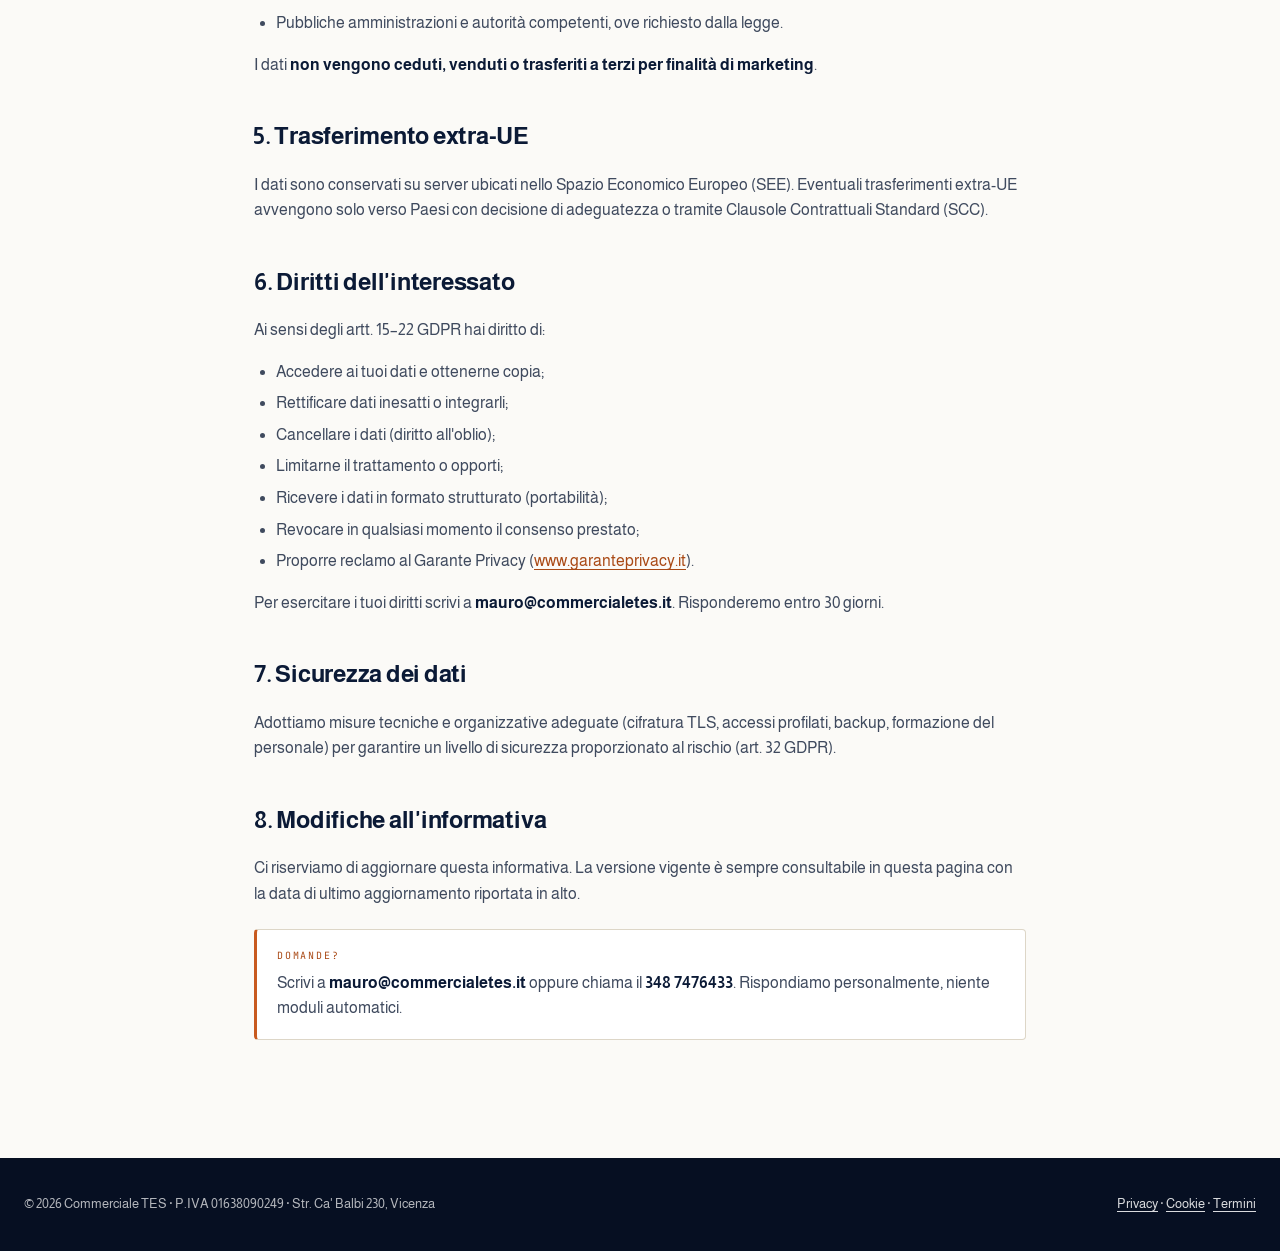
<file: legal/privacy.html>
<!DOCTYPE html>
<html lang="it">
<head>
<meta charset="UTF-8" />
<meta name="viewport" content="width=device-width, initial-scale=1" />
<title>Privacy Policy — Commerciale TES</title>
<meta name="description" content="Informativa privacy ai sensi del Reg. UE 2016/679 (GDPR) di Commerciale TES — Vicenza." />
<meta name="robots" content="index, follow" />
<link rel="preconnect" href="https://fonts.googleapis.com">
<link href="https://fonts.googleapis.com/css2?family=Almarai:wght@300;400;700;800&family=Instrument+Serif:ital@0;1&family=JetBrains+Mono:wght@400;500&display=swap" rel="stylesheet">
<link rel="stylesheet" href="_legal.css">
</head>
<body>

<header class="legal-top">
  <div class="container">
    <a class="legal-brand" href="../Commerciale TES v4 - Pro.html">
      <span class="ic"><svg width="18" height="18" viewBox="0 0 24 24" fill="none" stroke="white" stroke-width="2.5" stroke-linecap="round" stroke-linejoin="round"><path d="M20 13c0 5-3.5 7.5-7.66 8.95a1 1 0 0 1-.67-.01C7.5 20.5 4 18 4 13V6a1 1 0 0 1 1-1c2 0 4.5-1.2 6.24-2.72a1.17 1.17 0 0 1 1.52 0C14.51 3.81 17 5 19 5a1 1 0 0 1 1 1z"/></svg></span>
      <span class="name">COMMERCIALE TES</span>
    </a>
    <a class="legal-back" href="../Commerciale TES v4 - Pro.html">← Torna al sito</a>
  </div>
</header>

<section class="legal-hero">
  <div class="container">
    <div class="eyebrow">Documento legale · GDPR</div>
    <h1>Informativa Privacy</h1>
    <p class="meta">Ai sensi del Regolamento UE 2016/679 (GDPR) e del D.Lgs. 196/2003 — Ultimo aggiornamento: 4 maggio 2026</p>
  </div>
</section>

<main class="legal-body">
  <div class="container">

    <h2>1. Titolare del trattamento</h2>
    <p>Il Titolare del trattamento dei dati personali è <strong>Commerciale TES</strong>, con sede in Str. Ca' Balbi 230, 36100 Vicenza (VI), Italia.</p>
    <ul>
      <li><strong>P.IVA:</strong> 01638090249</li>
      <li><strong>Email:</strong> mauro@commercialetes.it</li>
      <li><strong>Telefono:</strong> +39 348 7476433</li>
    </ul>

    <h2>2. Tipologie di dati raccolti</h2>
    <p>Raccogliamo e trattiamo le seguenti categorie di dati personali:</p>
    <ul>
      <li><strong>Dati di contatto:</strong> nome, cognome, email, numero di telefono, ragione sociale, ruolo aziendale.</li>
      <li><strong>Dati tecnici relativi al capannone:</strong> indirizzo dell'immobile, superficie, settore produttivo, premio polizza attuale (forniti volontariamente dall'utente).</li>
      <li><strong>Dati di navigazione:</strong> indirizzo IP, browser, sistema operativo, pagine visitate, durata della visita (raccolti tramite cookie tecnici e statistici — vedi <a href="cookie.html">Cookie Policy</a>).</li>
      <li><strong>Comunicazioni:</strong> contenuto delle email, dei moduli di contatto e delle conversazioni WhatsApp.</li>
    </ul>

    <h2>3. Finalità e basi giuridiche del trattamento</h2>
    <table>
      <thead><tr><th>Finalità</th><th>Base giuridica</th><th>Conservazione</th></tr></thead>
      <tbody>
        <tr><td>Risposta a richieste di sopralluogo, preventivo, contatto</td><td>Esecuzione di misure precontrattuali (art. 6.1.b GDPR)</td><td>24 mesi dall'ultima interazione</td></tr>
        <tr><td>Esecuzione del contratto di consulenza/lavori</td><td>Esecuzione del contratto (art. 6.1.b GDPR)</td><td>10 anni (obblighi fiscali)</td></tr>
        <tr><td>Invio della checklist e materiale informativo richiesto</td><td>Consenso (art. 6.1.a GDPR)</td><td>Fino a revoca</td></tr>
        <tr><td>Adempimenti fiscali e contabili</td><td>Obbligo di legge (art. 6.1.c GDPR)</td><td>10 anni</td></tr>
        <tr><td>Statistiche di navigazione anonime</td><td>Legittimo interesse (art. 6.1.f GDPR)</td><td>14 mesi</td></tr>
      </tbody>
    </table>

    <h2>4. Comunicazione e destinatari</h2>
    <p>I dati personali possono essere comunicati a:</p>
    <ul>
      <li>Professionisti incaricati (ingegneri strutturisti, geologi, fiscalisti, broker assicurativi) per l'esecuzione dei servizi richiesti;</li>
      <li>Fornitori di servizi tecnologici (hosting, email, gestionali) in qualità di responsabili del trattamento ex art. 28 GDPR;</li>
      <li>Pubbliche amministrazioni e autorità competenti, ove richiesto dalla legge.</li>
    </ul>
    <p>I dati <strong>non vengono ceduti, venduti o trasferiti a terzi per finalità di marketing</strong>.</p>

    <h2>5. Trasferimento extra-UE</h2>
    <p>I dati sono conservati su server ubicati nello Spazio Economico Europeo (SEE). Eventuali trasferimenti extra-UE avvengono solo verso Paesi con decisione di adeguatezza o tramite Clausole Contrattuali Standard (SCC).</p>

    <h2>6. Diritti dell'interessato</h2>
    <p>Ai sensi degli artt. 15–22 GDPR hai diritto di:</p>
    <ul>
      <li>Accedere ai tuoi dati e ottenerne copia;</li>
      <li>Rettificare dati inesatti o integrarli;</li>
      <li>Cancellare i dati (diritto all'oblio);</li>
      <li>Limitarne il trattamento o opporti;</li>
      <li>Ricevere i dati in formato strutturato (portabilità);</li>
      <li>Revocare in qualsiasi momento il consenso prestato;</li>
      <li>Proporre reclamo al Garante Privacy (<a href="https://www.garanteprivacy.it" target="_blank" rel="noopener">www.garanteprivacy.it</a>).</li>
    </ul>
    <p>Per esercitare i tuoi diritti scrivi a <strong>mauro@commercialetes.it</strong>. Risponderemo entro 30 giorni.</p>

    <h2>7. Sicurezza dei dati</h2>
    <p>Adottiamo misure tecniche e organizzative adeguate (cifratura TLS, accessi profilati, backup, formazione del personale) per garantire un livello di sicurezza proporzionato al rischio (art. 32 GDPR).</p>

    <h2>8. Modifiche all'informativa</h2>
    <p>Ci riserviamo di aggiornare questa informativa. La versione vigente è sempre consultabile in questa pagina con la data di ultimo aggiornamento riportata in alto.</p>

    <div class="callout">
      <div class="lbl">DOMANDE?</div>
      <p style="margin:0;">Scrivi a <strong>mauro@commercialetes.it</strong> oppure chiama il <strong>348 7476433</strong>. Rispondiamo personalmente, niente moduli automatici.</p>
    </div>

  </div>
</main>

<footer class="legal-foot">
  <div class="container">
    <div>© <span id="y"></span> Commerciale TES · P.IVA 01638090249 · Str. Ca' Balbi 230, Vicenza</div>
    <div><a href="privacy.html">Privacy</a> · <a href="cookie.html">Cookie</a> · <a href="termini.html">Termini</a></div>
  </div>
</footer>
<script>document.getElementById("y").textContent = new Date().getFullYear();</script>
</body>
</html>
</file>
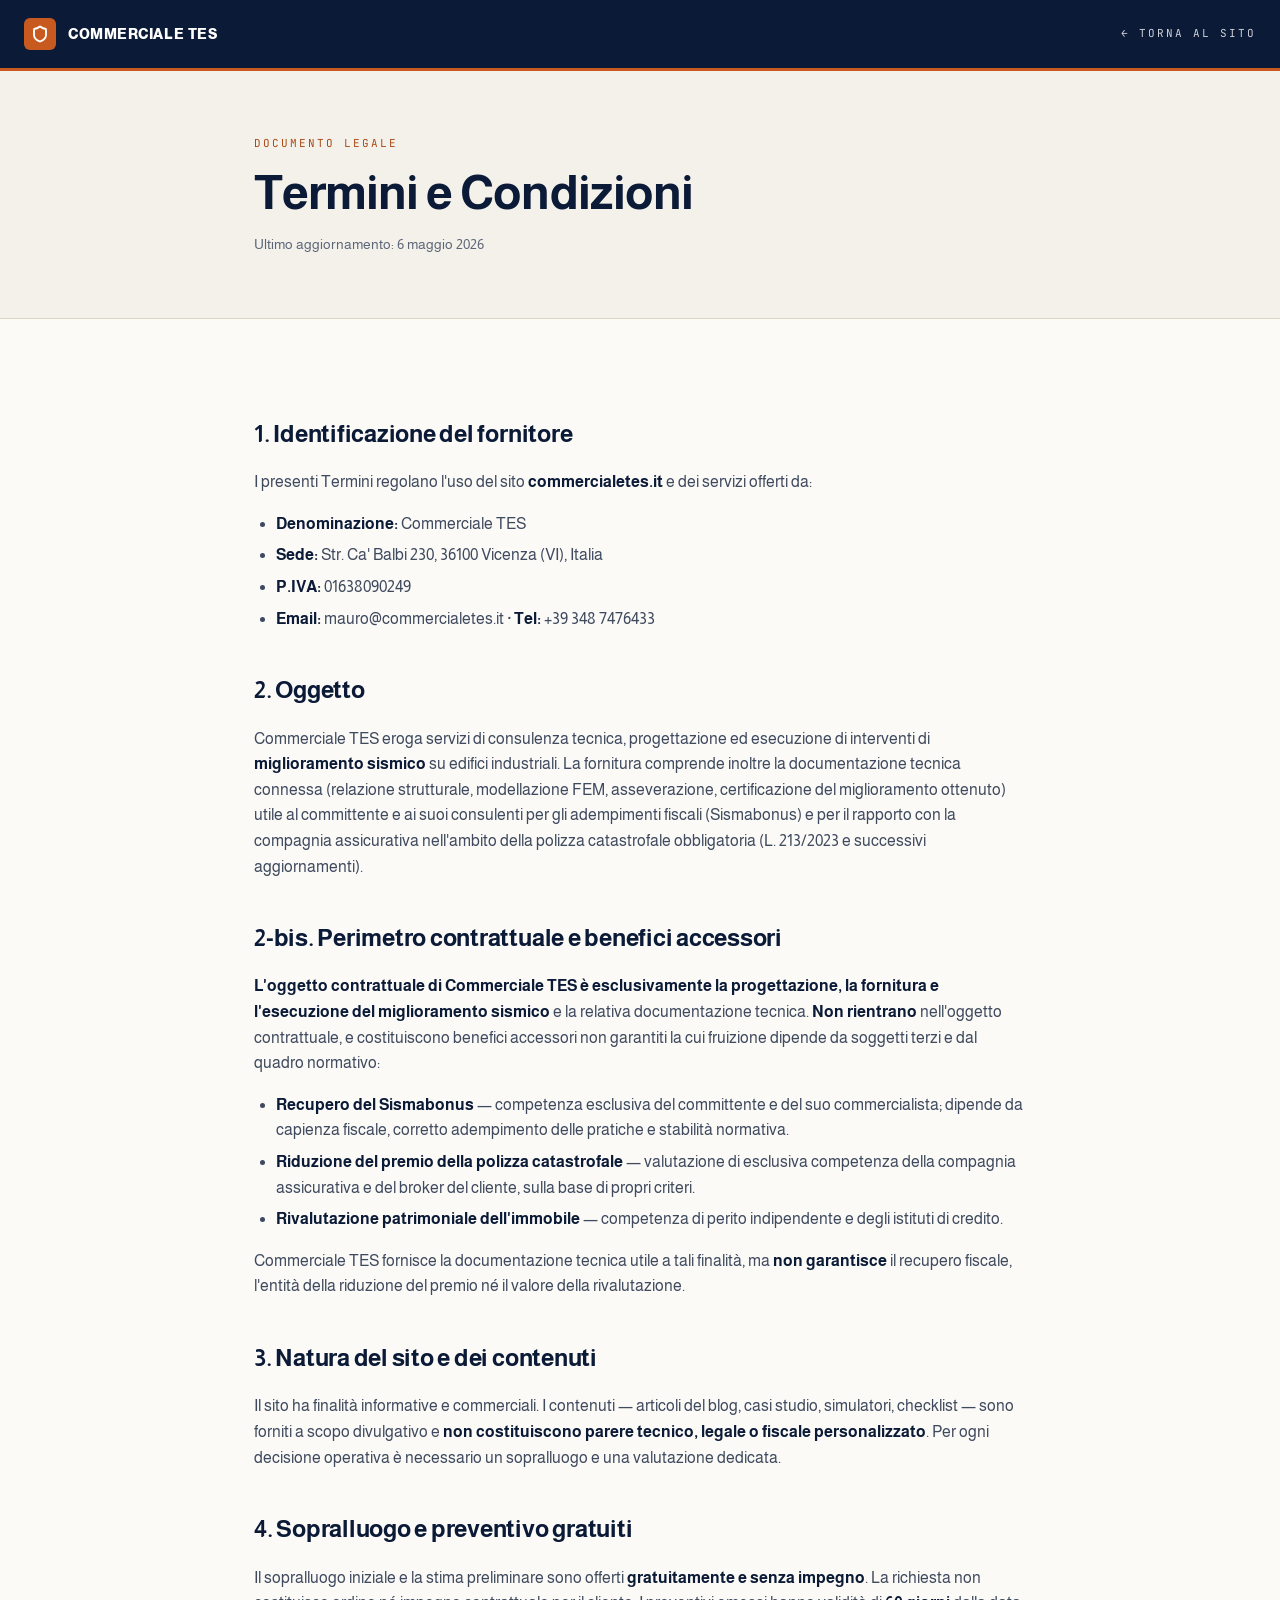
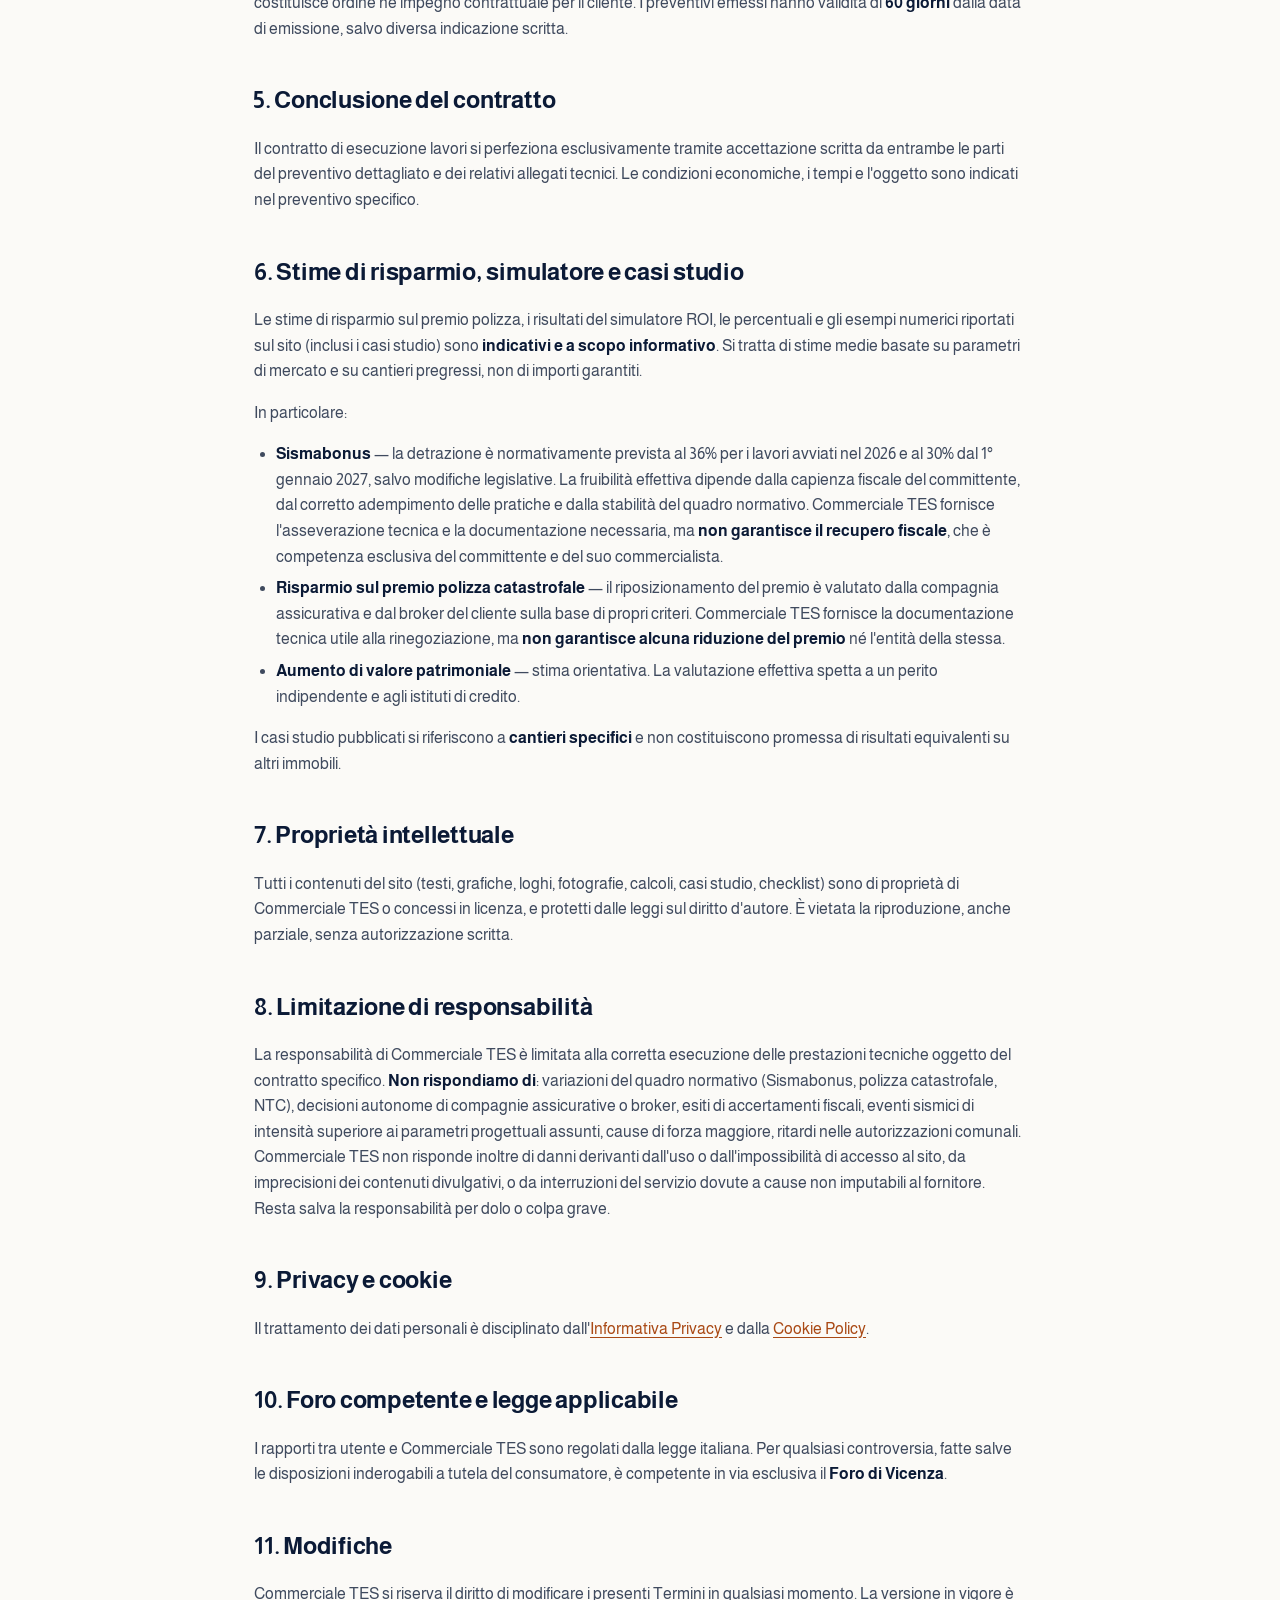
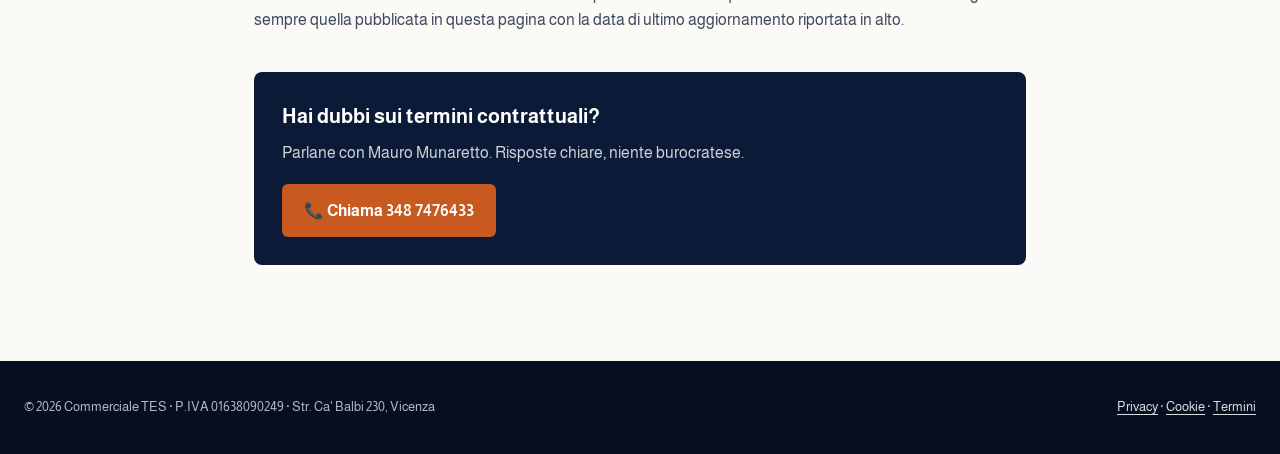
<file: legal/termini.html>
<!DOCTYPE html>
<html lang="it">
<head>
<meta charset="UTF-8" />
<meta name="viewport" content="width=device-width, initial-scale=1" />
<title>Termini e Condizioni — Commerciale TES</title>
<meta name="description" content="Termini e condizioni d'uso del sito e dei servizi Commerciale TES — Vicenza." />
<meta name="robots" content="index, follow" />
<link rel="preconnect" href="https://fonts.googleapis.com">
<link href="https://fonts.googleapis.com/css2?family=Almarai:wght@300;400;700;800&family=Instrument+Serif:ital@0;1&family=JetBrains+Mono:wght@400;500&display=swap" rel="stylesheet">
<link rel="stylesheet" href="_legal.css">
</head>
<body>

<header class="legal-top">
  <div class="container">
    <a class="legal-brand" href="../Commerciale TES v4 - Pro.html">
      <span class="ic"><svg width="18" height="18" viewBox="0 0 24 24" fill="none" stroke="white" stroke-width="2.5" stroke-linecap="round" stroke-linejoin="round"><path d="M20 13c0 5-3.5 7.5-7.66 8.95a1 1 0 0 1-.67-.01C7.5 20.5 4 18 4 13V6a1 1 0 0 1 1-1c2 0 4.5-1.2 6.24-2.72a1.17 1.17 0 0 1 1.52 0C14.51 3.81 17 5 19 5a1 1 0 0 1 1 1z"/></svg></span>
      <span class="name">COMMERCIALE TES</span>
    </a>
    <a class="legal-back" href="../Commerciale TES v4 - Pro.html">← Torna al sito</a>
  </div>
</header>

<section class="legal-hero">
  <div class="container">
    <div class="eyebrow">Documento legale</div>
    <h1>Termini e Condizioni</h1>
    <p class="meta">Ultimo aggiornamento: 6 maggio 2026</p>
  </div>
</section>

<main class="legal-body">
  <div class="container">

    <h2>1. Identificazione del fornitore</h2>
    <p>I presenti Termini regolano l'uso del sito <strong>commercialetes.it</strong> e dei servizi offerti da:</p>
    <ul>
      <li><strong>Denominazione:</strong> Commerciale TES</li>
      <li><strong>Sede:</strong> Str. Ca' Balbi 230, 36100 Vicenza (VI), Italia</li>
      <li><strong>P.IVA:</strong> 01638090249</li>
      <li><strong>Email:</strong> mauro@commercialetes.it · <strong>Tel:</strong> +39 348 7476433</li>
    </ul>

    <h2>2. Oggetto</h2>
    <p>Commerciale TES eroga servizi di consulenza tecnica, progettazione ed esecuzione di interventi di <strong>miglioramento sismico</strong> su edifici industriali. La fornitura comprende inoltre la documentazione tecnica connessa (relazione strutturale, modellazione FEM, asseverazione, certificazione del miglioramento ottenuto) utile al committente e ai suoi consulenti per gli adempimenti fiscali (Sismabonus) e per il rapporto con la compagnia assicurativa nell'ambito della polizza catastrofale obbligatoria (L. 213/2023 e successivi aggiornamenti).</p>

    <h2 id="perimetro">2-bis. Perimetro contrattuale e benefici accessori</h2>
    <p><strong>L'oggetto contrattuale di Commerciale TES è esclusivamente la progettazione, la fornitura e l'esecuzione del miglioramento sismico</strong> e la relativa documentazione tecnica. <strong>Non rientrano</strong> nell'oggetto contrattuale, e costituiscono benefici accessori non garantiti la cui fruizione dipende da soggetti terzi e dal quadro normativo:</p>
    <ul>
      <li><strong>Recupero del Sismabonus</strong> — competenza esclusiva del committente e del suo commercialista; dipende da capienza fiscale, corretto adempimento delle pratiche e stabilità normativa.</li>
      <li><strong>Riduzione del premio della polizza catastrofale</strong> — valutazione di esclusiva competenza della compagnia assicurativa e del broker del cliente, sulla base di propri criteri.</li>
      <li><strong>Rivalutazione patrimoniale dell'immobile</strong> — competenza di perito indipendente e degli istituti di credito.</li>
    </ul>
    <p>Commerciale TES fornisce la documentazione tecnica utile a tali finalità, ma <strong>non garantisce</strong> il recupero fiscale, l'entità della riduzione del premio né il valore della rivalutazione.</p>

    <h2>3. Natura del sito e dei contenuti</h2>
    <p>Il sito ha finalità informative e commerciali. I contenuti — articoli del blog, casi studio, simulatori, checklist — sono forniti a scopo divulgativo e <strong>non costituiscono parere tecnico, legale o fiscale personalizzato</strong>. Per ogni decisione operativa è necessario un sopralluogo e una valutazione dedicata.</p>

    <h2>4. Sopralluogo e preventivo gratuiti</h2>
    <p>Il sopralluogo iniziale e la stima preliminare sono offerti <strong>gratuitamente e senza impegno</strong>. La richiesta non costituisce ordine né impegno contrattuale per il cliente. I preventivi emessi hanno validità di <strong>60 giorni</strong> dalla data di emissione, salvo diversa indicazione scritta.</p>

    <h2>5. Conclusione del contratto</h2>
    <p>Il contratto di esecuzione lavori si perfeziona esclusivamente tramite accettazione scritta da entrambe le parti del preventivo dettagliato e dei relativi allegati tecnici. Le condizioni economiche, i tempi e l'oggetto sono indicati nel preventivo specifico.</p>

    <h2 id="stime">6. Stime di risparmio, simulatore e casi studio</h2>
    <p>Le stime di risparmio sul premio polizza, i risultati del simulatore ROI, le percentuali e gli esempi numerici riportati sul sito (inclusi i casi studio) sono <strong>indicativi e a scopo informativo</strong>. Si tratta di stime medie basate su parametri di mercato e su cantieri pregressi, non di importi garantiti.</p>
    <p>In particolare:</p>
    <ul>
      <li><strong>Sismabonus</strong> — la detrazione è normativamente prevista al 36% per i lavori avviati nel 2026 e al 30% dal 1° gennaio 2027, salvo modifiche legislative. La fruibilità effettiva dipende dalla capienza fiscale del committente, dal corretto adempimento delle pratiche e dalla stabilità del quadro normativo. Commerciale TES fornisce l'asseverazione tecnica e la documentazione necessaria, ma <strong>non garantisce il recupero fiscale</strong>, che è competenza esclusiva del committente e del suo commercialista.</li>
      <li><strong>Risparmio sul premio polizza catastrofale</strong> — il riposizionamento del premio è valutato dalla compagnia assicurativa e dal broker del cliente sulla base di propri criteri. Commerciale TES fornisce la documentazione tecnica utile alla rinegoziazione, ma <strong>non garantisce alcuna riduzione del premio</strong> né l'entità della stessa.</li>
      <li><strong>Aumento di valore patrimoniale</strong> — stima orientativa. La valutazione effettiva spetta a un perito indipendente e agli istituti di credito.</li>
    </ul>
    <p>I casi studio pubblicati si riferiscono a <strong>cantieri specifici</strong> e non costituiscono promessa di risultati equivalenti su altri immobili.</p>

    <h2>7. Proprietà intellettuale</h2>
    <p>Tutti i contenuti del sito (testi, grafiche, loghi, fotografie, calcoli, casi studio, checklist) sono di proprietà di Commerciale TES o concessi in licenza, e protetti dalle leggi sul diritto d'autore. È vietata la riproduzione, anche parziale, senza autorizzazione scritta.</p>

    <h2>8. Limitazione di responsabilità</h2>
    <p>La responsabilità di Commerciale TES è limitata alla corretta esecuzione delle prestazioni tecniche oggetto del contratto specifico. <strong>Non rispondiamo di</strong>: variazioni del quadro normativo (Sismabonus, polizza catastrofale, NTC), decisioni autonome di compagnie assicurative o broker, esiti di accertamenti fiscali, eventi sismici di intensità superiore ai parametri progettuali assunti, cause di forza maggiore, ritardi nelle autorizzazioni comunali. Commerciale TES non risponde inoltre di danni derivanti dall'uso o dall'impossibilità di accesso al sito, da imprecisioni dei contenuti divulgativi, o da interruzioni del servizio dovute a cause non imputabili al fornitore. Resta salva la responsabilità per dolo o colpa grave.</p>

    <h2>9. Privacy e cookie</h2>
    <p>Il trattamento dei dati personali è disciplinato dall'<a href="privacy.html">Informativa Privacy</a> e dalla <a href="cookie.html">Cookie Policy</a>.</p>

    <h2>10. Foro competente e legge applicabile</h2>
    <p>I rapporti tra utente e Commerciale TES sono regolati dalla legge italiana. Per qualsiasi controversia, fatte salve le disposizioni inderogabili a tutela del consumatore, è competente in via esclusiva il <strong>Foro di Vicenza</strong>.</p>

    <h2>11. Modifiche</h2>
    <p>Commerciale TES si riserva il diritto di modificare i presenti Termini in qualsiasi momento. La versione in vigore è sempre quella pubblicata in questa pagina con la data di ultimo aggiornamento riportata in alto.</p>

    <div class="cta-block">
      <h3>Hai dubbi sui termini contrattuali?</h3>
      <p>Parlane con Mauro Munaretto. Risposte chiare, niente burocratese.</p>
      <a class="btn" href="tel:+393487476433">📞 Chiama 348 7476433</a>
    </div>

  </div>
</main>

<footer class="legal-foot">
  <div class="container">
    <div>© <span id="y"></span> Commerciale TES · P.IVA 01638090249 · Str. Ca' Balbi 230, Vicenza</div>
    <div><a href="privacy.html">Privacy</a> · <a href="cookie.html">Cookie</a> · <a href="termini.html">Termini</a></div>
  </div>
</footer>
<script>document.getElementById("y").textContent = new Date().getFullYear();</script>
</body>
</html>
</file>
<file: blog/_blog.css>
/* Stili condivisi per articoli blog Commerciale TES */
:root {
  --navy:#0B1A36; --navy-dark:#060F22; --orange:#C85A1F; --orange-dark:#A94915; --orange-light:#E08B4A; --orange-tint:#FAF1E8;
  --bg:#FBFAF7; --bg-alt:#F4F1EB; --line:#DDD6C7; --text:#0B1A36; --text-mute:#3F4A5E; --text-soft:#5C6678;
  --font-sans:'Almarai',sans-serif; --font-serif:'Instrument Serif',Georgia,serif; --font-mono:'JetBrains Mono',monospace;
}
* { box-sizing: border-box; }
body { margin: 0; font-family: var(--font-sans); background: var(--bg); color: var(--text); line-height: 1.65; -webkit-font-smoothing: antialiased; }
a { color: var(--orange-dark); text-decoration: underline; text-underline-offset: 3px; }
a:hover { color: var(--orange); }

.bl-top { background: var(--navy); color: white; padding: 18px 0; border-bottom: 3px solid var(--orange); }
.bl-top .container { max-width: 1200px; margin: 0 auto; padding: 0 24px; display: flex; align-items: center; justify-content: space-between; gap: 16px; flex-wrap: wrap; }
.bl-brand { display: flex; align-items: center; gap: 12px; color: white; text-decoration: none; }
.bl-brand .ic { width: 32px; height: 32px; background: var(--orange); border-radius: 6px; display: flex; align-items: center; justify-content: center; }
.bl-brand .name { font-weight: 800; letter-spacing: 0.04em; font-size: 14px; }
.bl-back { color: white; text-decoration: none; font-family: var(--font-mono); font-size: 11px; text-transform: uppercase; letter-spacing: 0.18em; opacity: 0.8; }
.bl-back:hover { opacity: 1; color: var(--orange-light); }

.bl-hero { background: var(--bg-alt); padding: 56px 0 44px; border-bottom: 1px solid var(--line); }
.bl-hero .container { max-width: 820px; margin: 0 auto; padding: 0 24px; }
.bl-hero .cat { display: inline-block; background: var(--orange); color: white; font-family: var(--font-mono); font-size: 11px; letter-spacing: 0.18em; text-transform: uppercase; padding: 6px 12px; border-radius: 3px; margin-bottom: 20px; }
.bl-hero h1 { font-size: clamp(30px, 4.4vw, 46px); font-weight: 700; line-height: 1.1; letter-spacing: -0.02em; margin: 0 0 16px; }
.bl-hero .meta { display: flex; gap: 20px; color: var(--text-soft); font-size: 13px; flex-wrap: wrap; font-family: var(--font-mono); letter-spacing: 0.06em; }

/* Hero illustrazione articolo */
.bl-hero-art { max-width: 820px; margin: 0 auto; padding: 0 24px; }
.bl-hero-art .frame { aspect-ratio: 16/7; border-radius: 10px; overflow: hidden; position: relative; background: linear-gradient(140deg, #0B1A36 0%, #142647 60%, #0B1A36 100%); margin-top: -22px; box-shadow: 0 24px 48px -20px rgba(11,26,54,0.35); }
.bl-hero-art .frame svg { width: 100%; height: 100%; display: block; }
.bl-hero-art .frame::after { content: ""; position: absolute; inset: 0; background: radial-gradient(ellipse at 80% 40%, rgba(200,90,31,0.18) 0%, transparent 55%); pointer-events: none; }
.bl-hero-art .topic { position: absolute; top: 22px; right: 26px; background: rgba(11,26,54,0.6); backdrop-filter: blur(10px); -webkit-backdrop-filter: blur(10px); border: 1px solid rgba(232,139,74,0.35); width: 64px; height: 64px; border-radius: 50%; display: flex; align-items: center; justify-content: center; color: var(--orange-light); z-index: 2; }
@media (max-width: 700px) { .bl-hero-art .frame { aspect-ratio: 16/9; } .bl-hero-art .topic { width: 52px; height: 52px; top: 14px; right: 16px; } }

.bl-body { padding: 56px 0; }
.bl-body .container { max-width: 720px; margin: 0 auto; padding: 0 24px; }
.bl-body p { font-size: 17px; color: var(--text-mute); margin: 0 0 18px; line-height: 1.65; text-wrap: pretty; }
.bl-body .lede { font-size: 19px; color: var(--text); font-weight: 400; margin-bottom: 28px; padding-bottom: 24px; border-bottom: 1px solid var(--line); line-height: 1.5; }
.bl-body h2 { font-size: 26px; margin: 44px 0 14px; letter-spacing: -0.01em; line-height: 1.2; }
.bl-body h3 { font-size: 19px; margin: 28px 0 10px; color: var(--navy); }
.bl-body strong { color: var(--text); }
.bl-body ul, .bl-body ol { padding-left: 22px; margin: 0 0 22px; }
.bl-body li { margin: 8px 0; color: var(--text-mute); font-size: 17px; }
.bl-body blockquote { border-left: 3px solid var(--orange); padding: 8px 0 8px 22px; margin: 24px 0; font-family: var(--font-serif); font-style: italic; font-size: 22px; line-height: 1.4; color: var(--text); }
.bl-body table { width: 100%; border-collapse: collapse; margin: 22px 0; font-size: 15px; }
.bl-body th, .bl-body td { border: 1px solid var(--line); padding: 12px 14px; text-align: left; vertical-align: top; }
.bl-body th { background: var(--bg-alt); font-weight: 700; }

.bl-callout { background: var(--orange-tint); border-left: 4px solid var(--orange); padding: 20px 24px; margin: 28px 0; border-radius: 0 4px 4px 0; }
.bl-callout .lbl { font-family: var(--font-mono); font-size: 10px; letter-spacing: 0.18em; text-transform: uppercase; color: var(--orange-dark); margin-bottom: 8px; }
.bl-callout p { margin: 0; color: var(--text); font-size: 16px; }

.bl-cta { margin: 56px 0 0; padding: 40px; background: linear-gradient(150deg, var(--navy) 0%, var(--navy-dark) 100%); color: white; border-radius: 8px; position: relative; overflow: hidden; }
.bl-cta::before { content: ""; position: absolute; top: -80px; right: -80px; width: 240px; height: 240px; background: var(--orange); opacity: 0.15; border-radius: 50%; }
.bl-cta .eyebrow { font-family: var(--font-mono); font-size: 11px; letter-spacing: 0.22em; text-transform: uppercase; color: var(--orange-light); margin-bottom: 14px; position: relative; }
.bl-cta h3 { color: white; font-size: 26px; margin: 0 0 10px; letter-spacing: -0.01em; line-height: 1.2; position: relative; }
.bl-cta h3 .acc { color: var(--orange-light); font-family: var(--font-serif); font-style: italic; font-weight: 400; }
.bl-cta p { color: rgba(255,255,255,0.78); font-size: 16px; margin: 0 0 20px; position: relative; max-width: 520px; }
.bl-cta .ctas { display: flex; gap: 12px; flex-wrap: wrap; position: relative; }
.bl-cta .btn { display: inline-flex; align-items: center; gap: 10px; padding: 14px 22px; border-radius: 6px; text-decoration: none; font-weight: 700; font-size: 14px; transition: transform .2s; }
.bl-cta .btn:hover { transform: translateY(-2px); }
.bl-cta .btn-orange { background: var(--orange); color: white; }
.bl-cta .btn-ghost { background: transparent; color: white; border: 1px solid rgba(255,255,255,0.3); }

.bl-foot { background: var(--navy-dark); color: rgba(255,255,255,0.7); padding: 36px 0; font-size: 13px; }
.bl-foot .container { max-width: 1200px; margin: 0 auto; padding: 0 24px; display: flex; flex-wrap: wrap; gap: 16px; justify-content: space-between; }
.bl-foot a { color: rgba(255,255,255,0.85); }

.bl-related { padding: 0 0 80px; }
.bl-related .container { max-width: 1100px; margin: 0 auto; padding: 0 24px; }
.bl-related h4 { font-family: var(--font-mono); font-size: 11px; letter-spacing: 0.18em; text-transform: uppercase; color: var(--orange-dark); margin: 0 0 18px; }
.bl-related .grid { display: grid; grid-template-columns: repeat(2, 1fr); gap: 18px; }
@media (max-width: 700px) { .bl-related .grid { grid-template-columns: 1fr; } }
.bl-related .card { background: white; border: 1px solid var(--line); border-radius: 6px; padding: 22px; transition: transform .2s, box-shadow .2s; }
.bl-related .card:hover { transform: translateY(-3px); box-shadow: 0 12px 28px -10px rgba(11,26,54,0.18); }
.bl-related .card .cat { font-family: var(--font-mono); font-size: 10px; letter-spacing: 0.16em; text-transform: uppercase; color: var(--orange-dark); margin-bottom: 8px; }
.bl-related .card h5 { font-size: 16px; margin: 0 0 8px; line-height: 1.3; }
.bl-related .card p { font-size: 14px; color: var(--text-soft); margin: 0; }
.bl-related .card a { color: inherit; text-decoration: none; }
</file>
<file: legal/_legal.css>
/* Stili condivisi per pagine legali, blog e checklist Commerciale TES */
:root {
  --navy:        #0B1A36;
  --navy-dark:   #060F22;
  --navy-soft:   #142647;
  --orange:      #C85A1F;
  --orange-dark: #A94915;
  --orange-light:#E08B4A;
  --orange-tint: #FAF1E8;
  --bg:        #FBFAF7;
  --bg-alt:    #F4F1EB;
  --line:      #DDD6C7;
  --line-soft: #EAE5D8;
  --text:      #0B1A36;
  --text-mute: #3F4A5E;
  --text-soft: #5C6678;
  --font-sans:  'Almarai', -apple-system, BlinkMacSystemFont, 'Segoe UI', sans-serif;
  --font-serif: 'Instrument Serif', Georgia, serif;
  --font-mono:  'JetBrains Mono', ui-monospace, monospace;
}
* { box-sizing: border-box; }
body { margin: 0; font-family: var(--font-sans); background: var(--bg); color: var(--text); -webkit-font-smoothing: antialiased; line-height: 1.6; }
a { color: var(--orange-dark); text-decoration: underline; text-underline-offset: 3px; }
a:hover { color: var(--orange); }
.container { max-width: 820px; margin: 0 auto; padding: 0 24px; }

/* Top bar */
.legal-top { background: var(--navy); color: white; padding: 18px 0; border-bottom: 3px solid var(--orange); }
.legal-top .container { max-width: 1280px; display: flex; align-items: center; justify-content: space-between; gap: 16px; flex-wrap: wrap; }
.legal-brand { display: flex; align-items: center; gap: 12px; color: white; text-decoration: none; }
.legal-brand .ic { width: 32px; height: 32px; background: var(--orange); border-radius: 6px; display: flex; align-items: center; justify-content: center; }
.legal-brand .name { font-weight: 800; letter-spacing: 0.04em; font-size: 14px; }
.legal-back { color: white; text-decoration: none; font-family: var(--font-mono); font-size: 11px; text-transform: uppercase; letter-spacing: 0.18em; opacity: 0.8; }
.legal-back:hover { opacity: 1; color: var(--orange-light); }

/* Hero compatto */
.legal-hero { background: var(--bg-alt); padding: 64px 0 48px; border-bottom: 1px solid var(--line); }
.legal-hero .eyebrow { font-family: var(--font-mono); font-size: 11px; letter-spacing: 0.18em; text-transform: uppercase; color: var(--orange-dark); margin-bottom: 14px; }
.legal-hero h1 { font-size: clamp(32px, 4.4vw, 48px); font-weight: 700; line-height: 1.1; letter-spacing: -0.02em; margin: 0 0 14px; }
.legal-hero .meta { color: var(--text-soft); font-size: 14px; }

/* Body */
.legal-body { padding: 56px 0 96px; }
.legal-body h2 { font-size: 24px; margin: 40px 0 14px; letter-spacing: -0.01em; }
.legal-body h3 { font-size: 18px; margin: 28px 0 8px; color: var(--navy); }
.legal-body p, .legal-body li { font-size: 16px; color: var(--text-mute); }
.legal-body strong { color: var(--text); }
.legal-body ul, .legal-body ol { padding-left: 22px; }
.legal-body li { margin: 6px 0; }
.legal-body table { width: 100%; border-collapse: collapse; margin: 20px 0; font-size: 14px; }
.legal-body th, .legal-body td { border: 1px solid var(--line); padding: 10px 12px; text-align: left; vertical-align: top; }
.legal-body th { background: var(--bg-alt); font-weight: 700; }

.callout { background: white; border: 1px solid var(--line); border-left: 3px solid var(--orange); border-radius: 4px; padding: 18px 20px; margin: 22px 0; }
.callout .lbl { font-family: var(--font-mono); font-size: 10px; letter-spacing: 0.18em; text-transform: uppercase; color: var(--orange-dark); margin-bottom: 6px; }

.cta-block { margin-top: 40px; padding: 28px; background: var(--navy); color: white; border-radius: 8px; }
.cta-block h3 { color: white; margin: 0 0 8px; font-size: 20px; }
.cta-block p { color: rgba(255,255,255,0.8); margin: 0 0 18px; }
.cta-block .btn { display: inline-flex; align-items: center; gap: 10px; background: var(--orange); color: white; padding: 14px 22px; border-radius: 6px; font-weight: 700; text-decoration: none; transition: background .2s; }
.cta-block .btn:hover { background: var(--orange-dark); color: white; }

/* Footer */
.legal-foot { background: var(--navy-dark); color: rgba(255,255,255,0.7); padding: 36px 0; font-size: 13px; }
.legal-foot .container { max-width: 1280px; display: flex; flex-wrap: wrap; gap: 16px; justify-content: space-between; }
.legal-foot a { color: rgba(255,255,255,0.85); }
</file>
